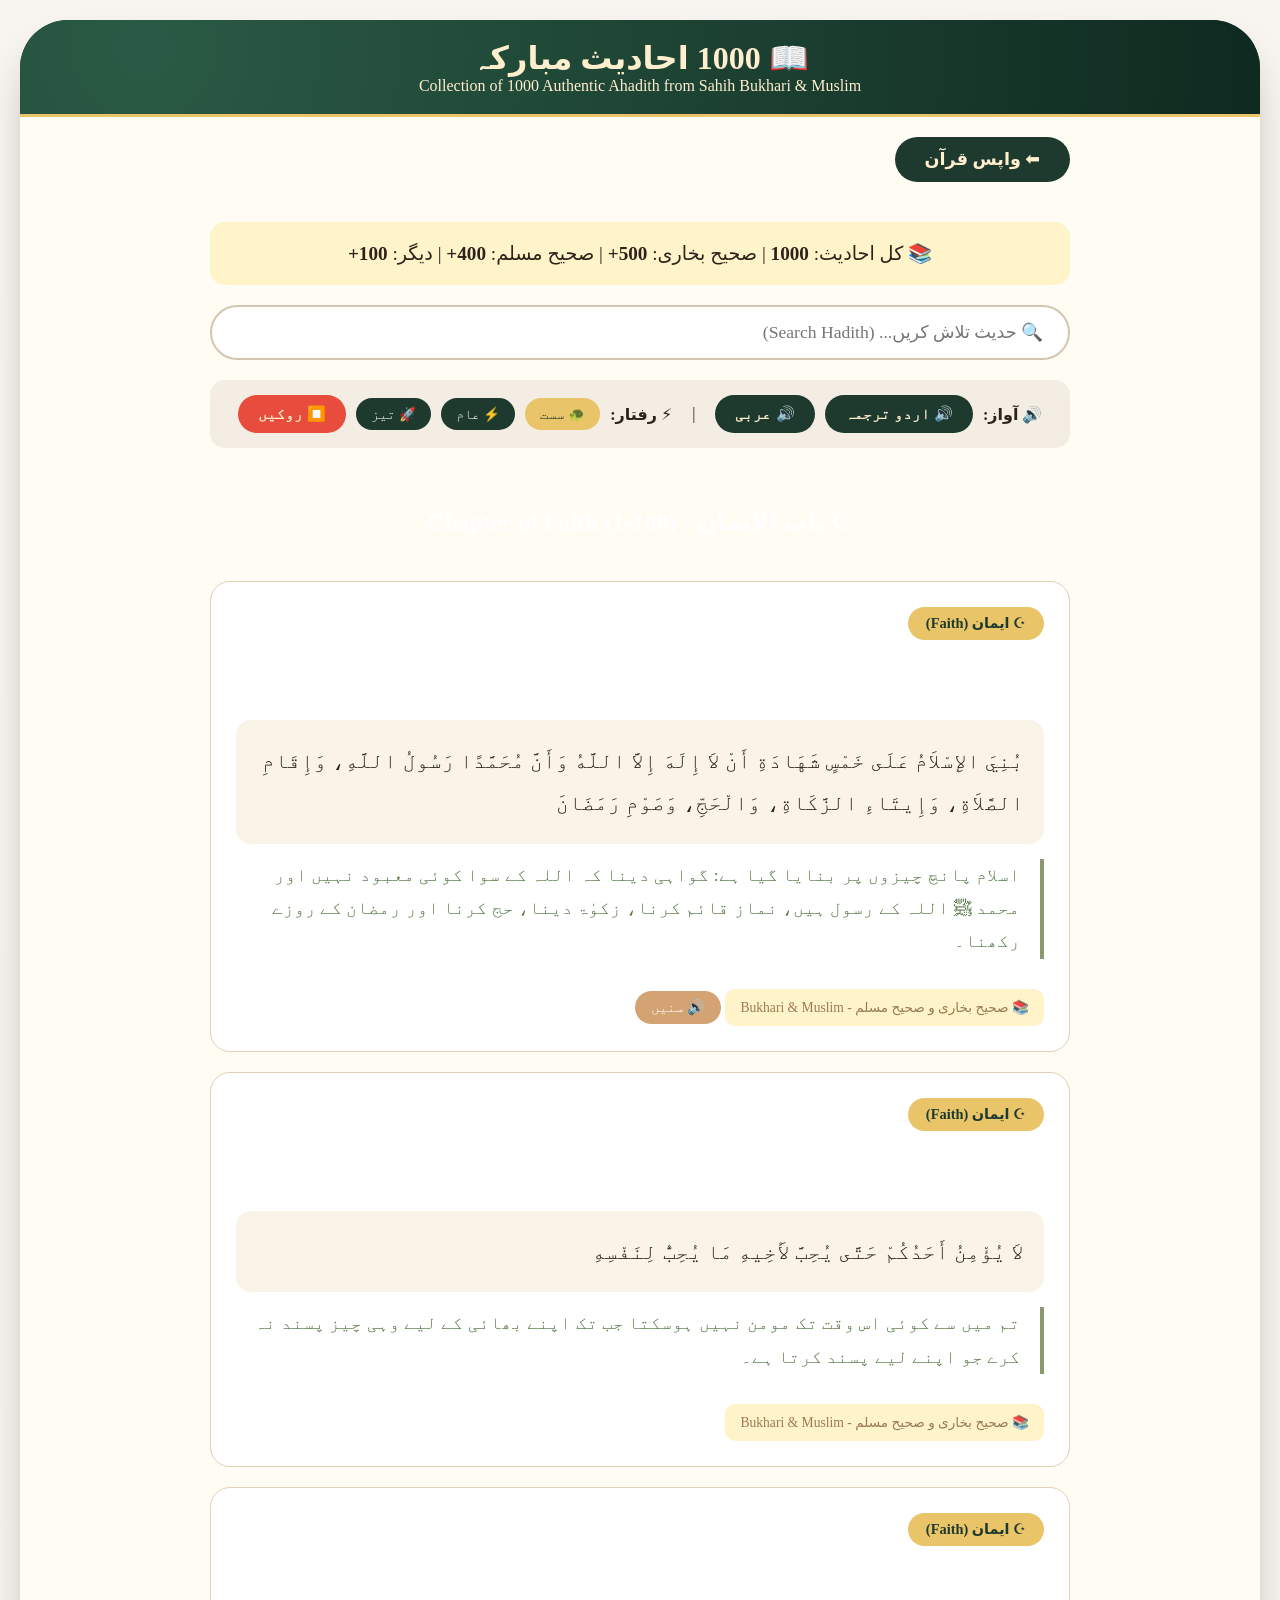
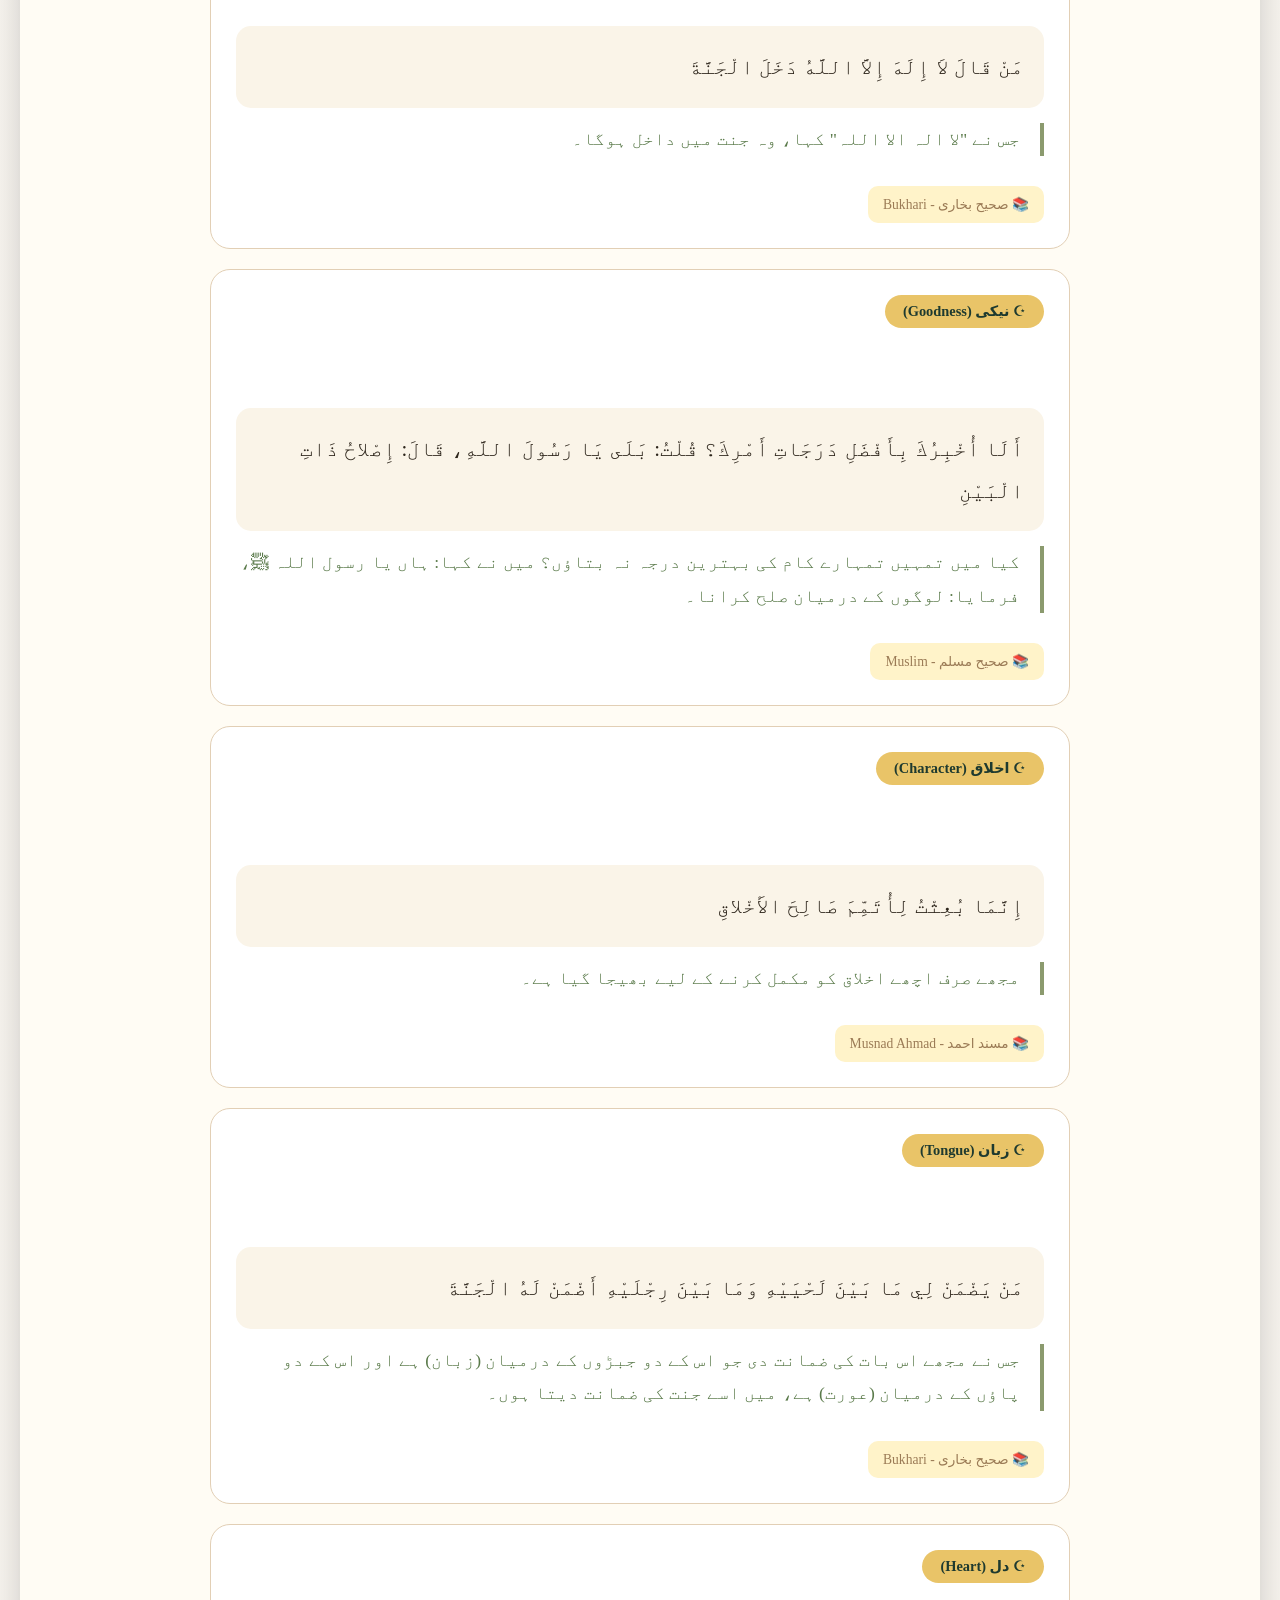
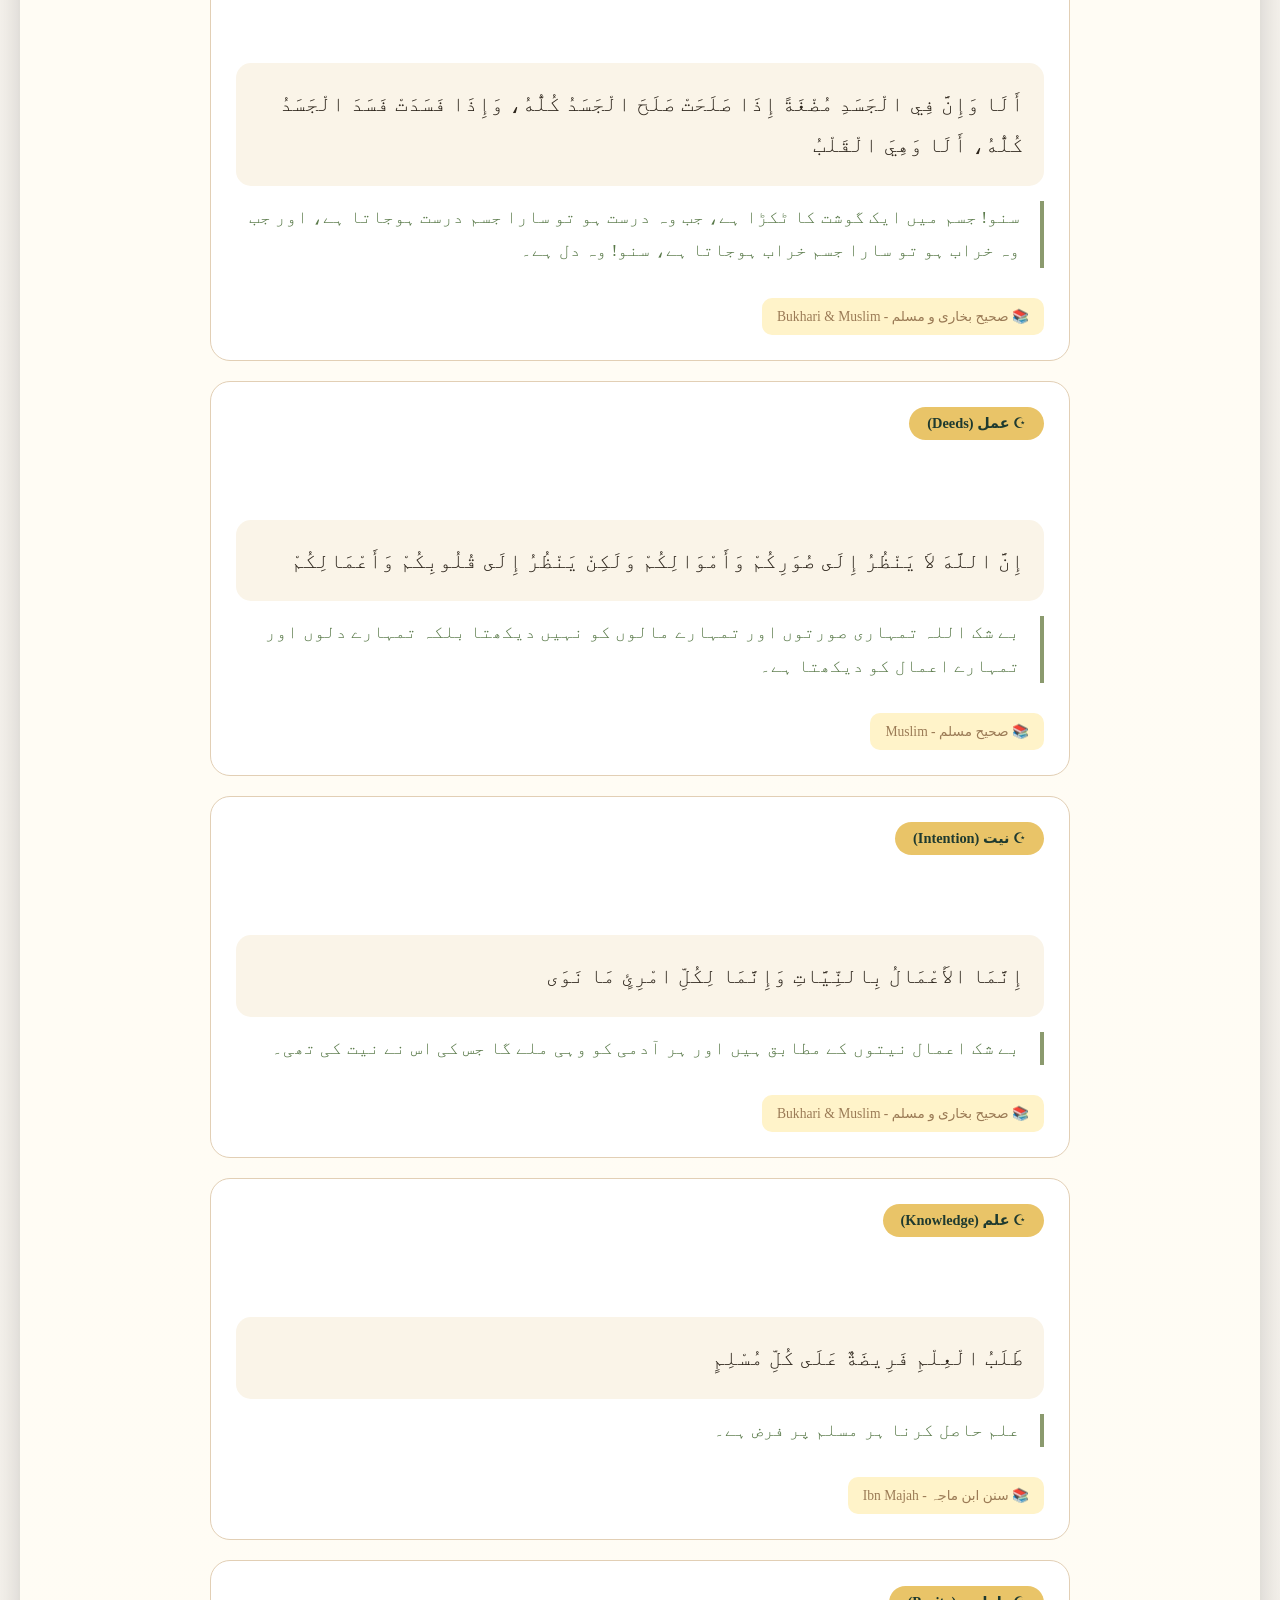
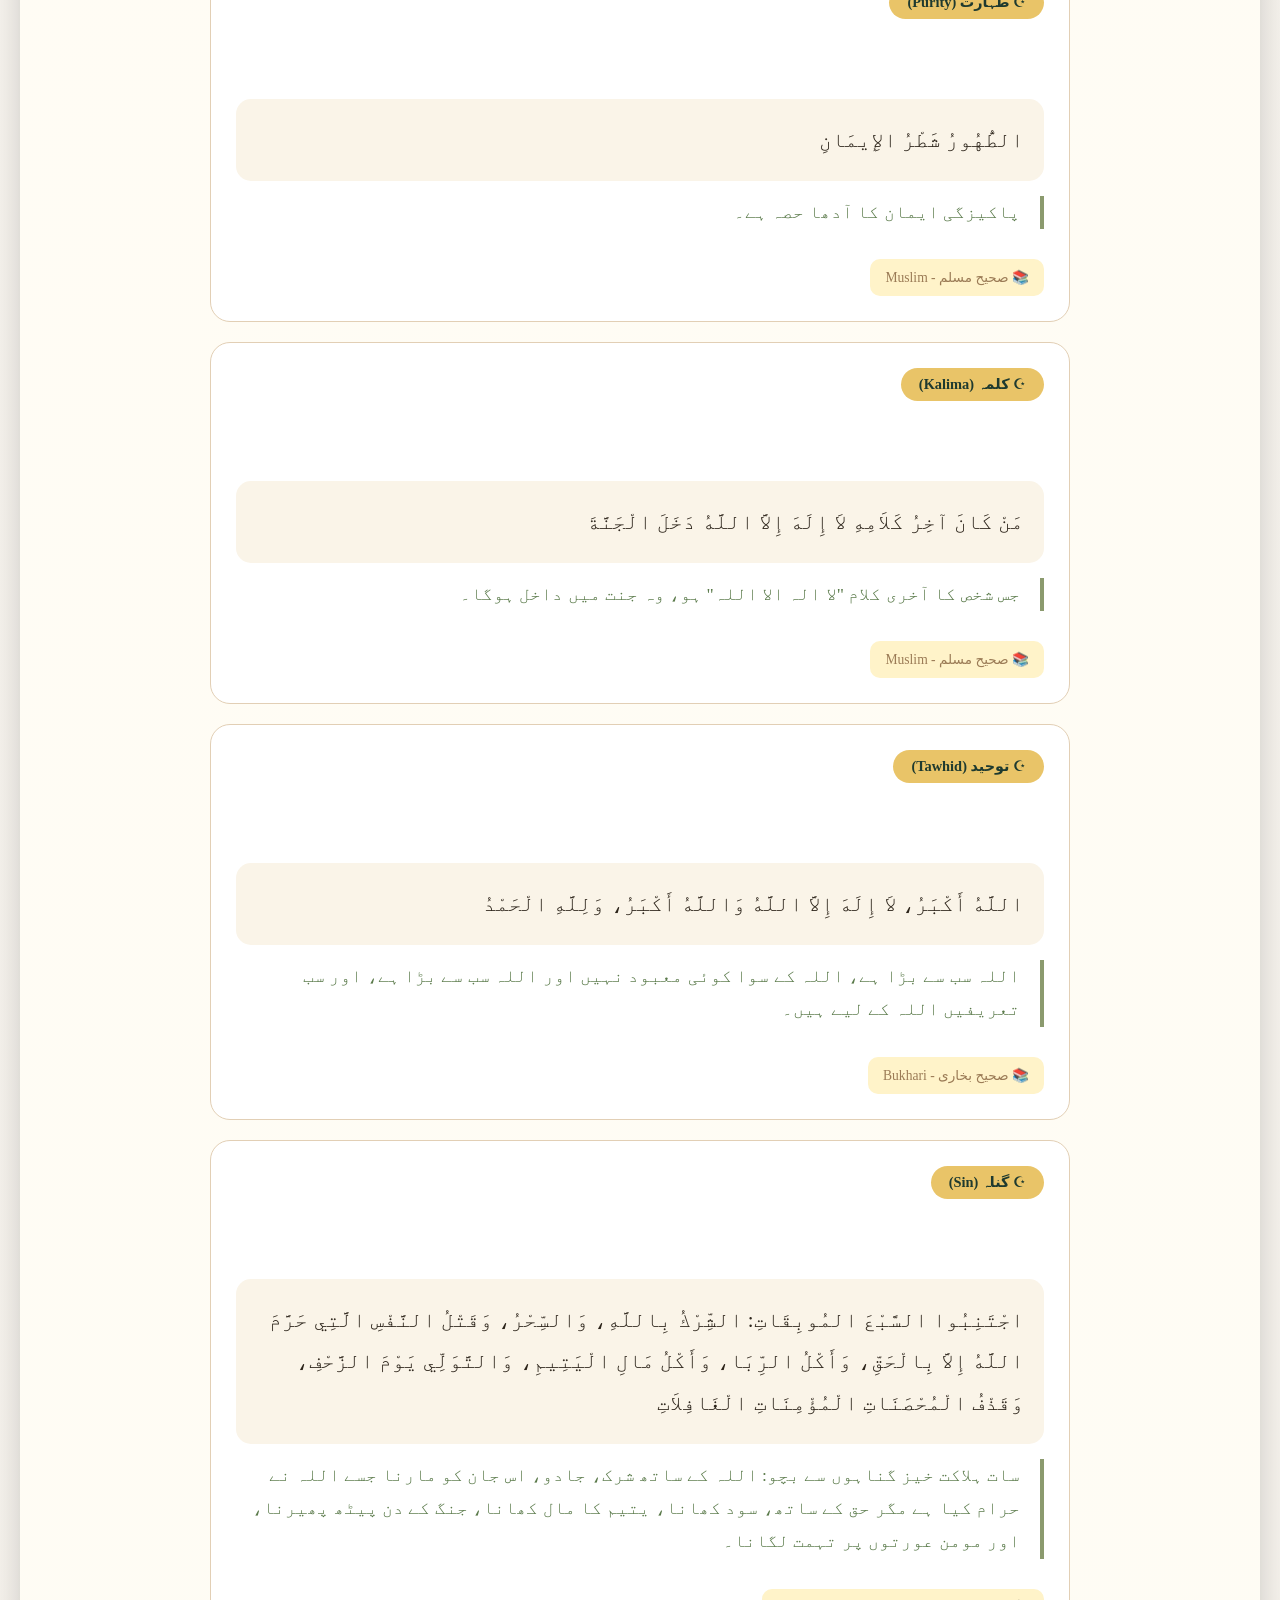
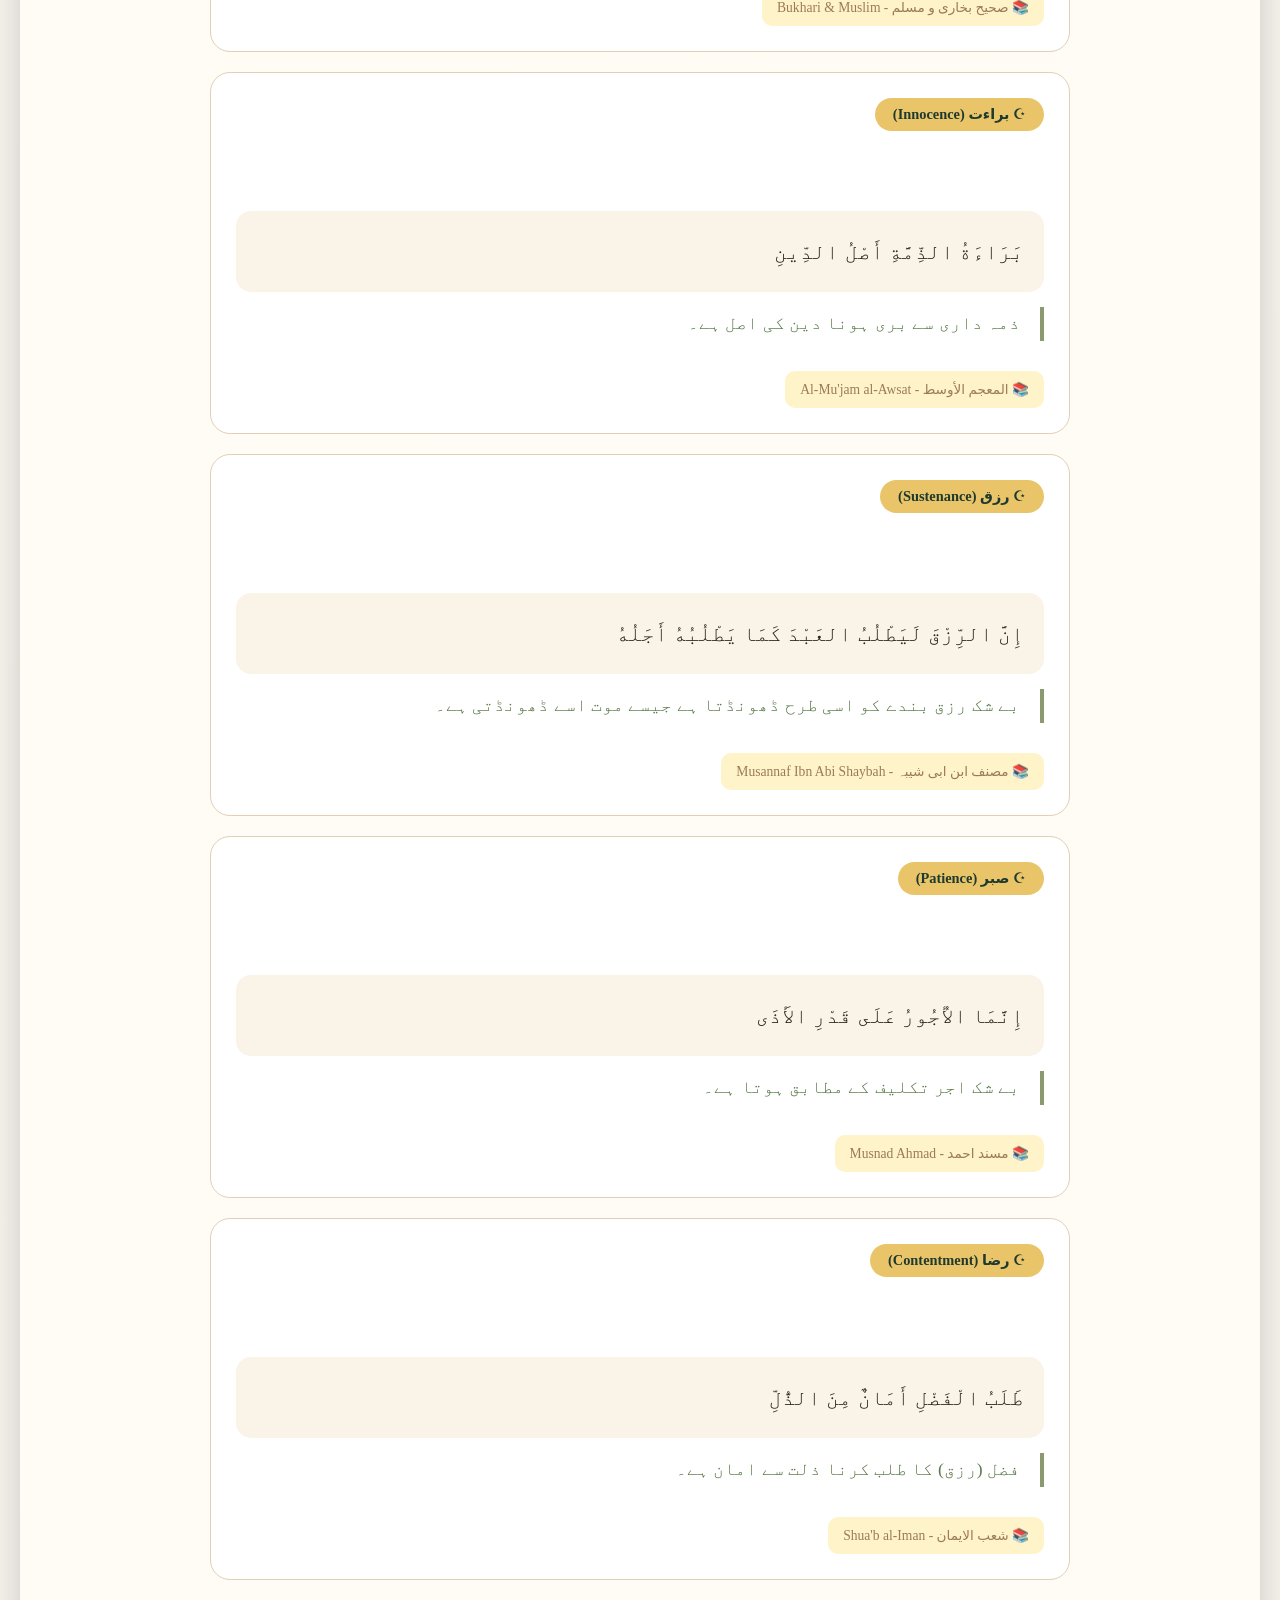
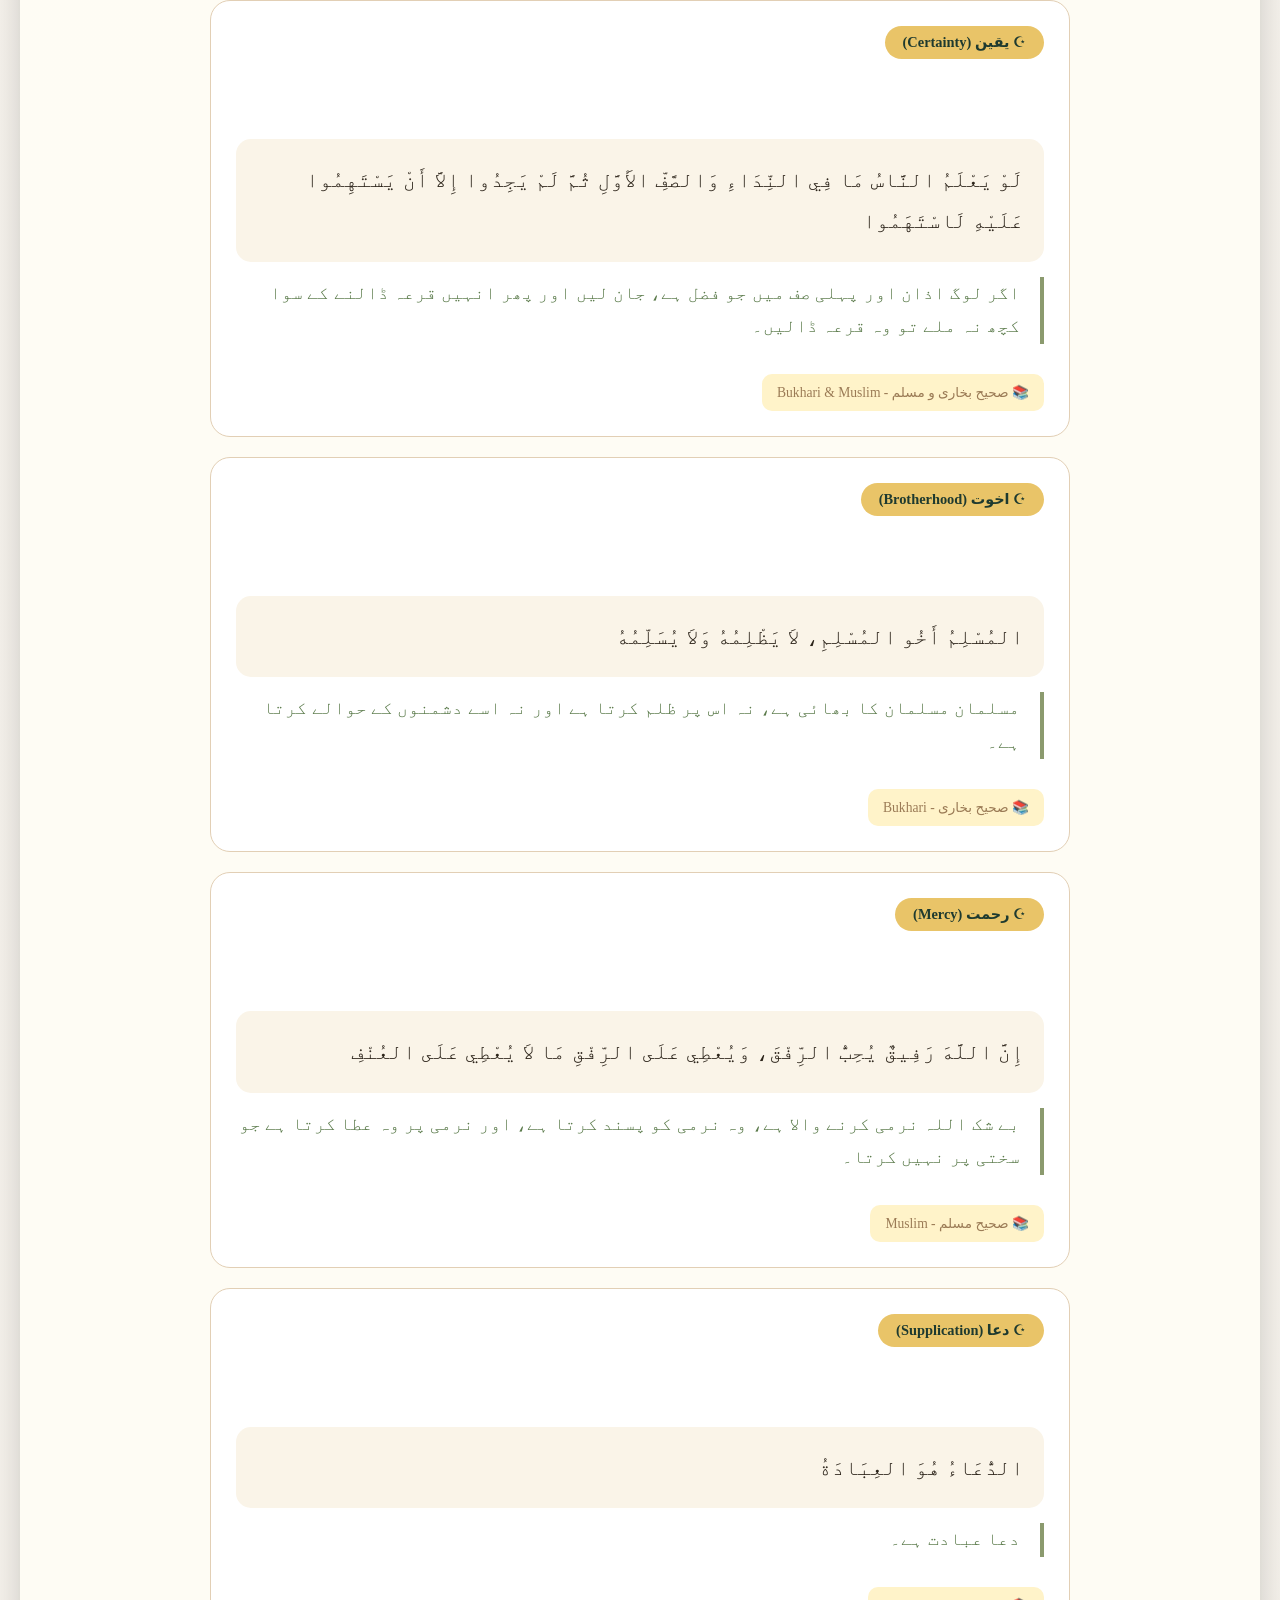
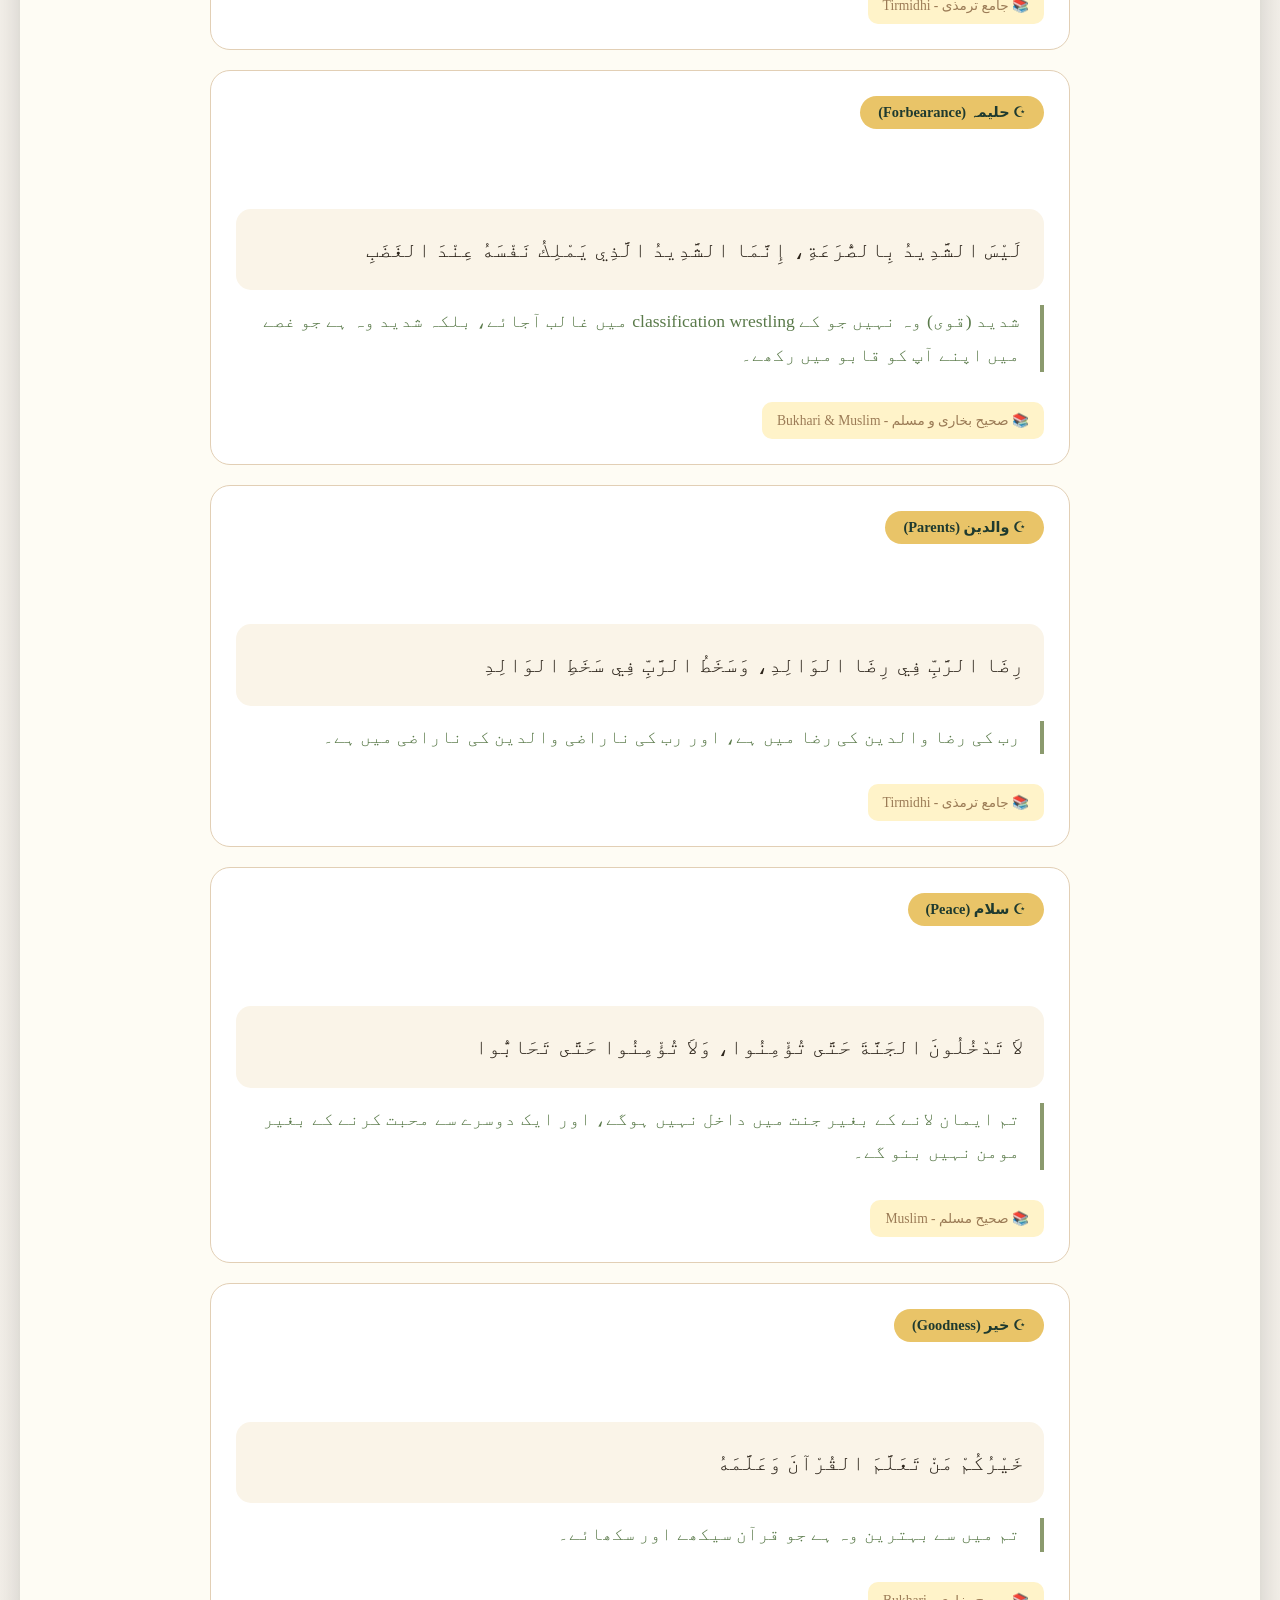
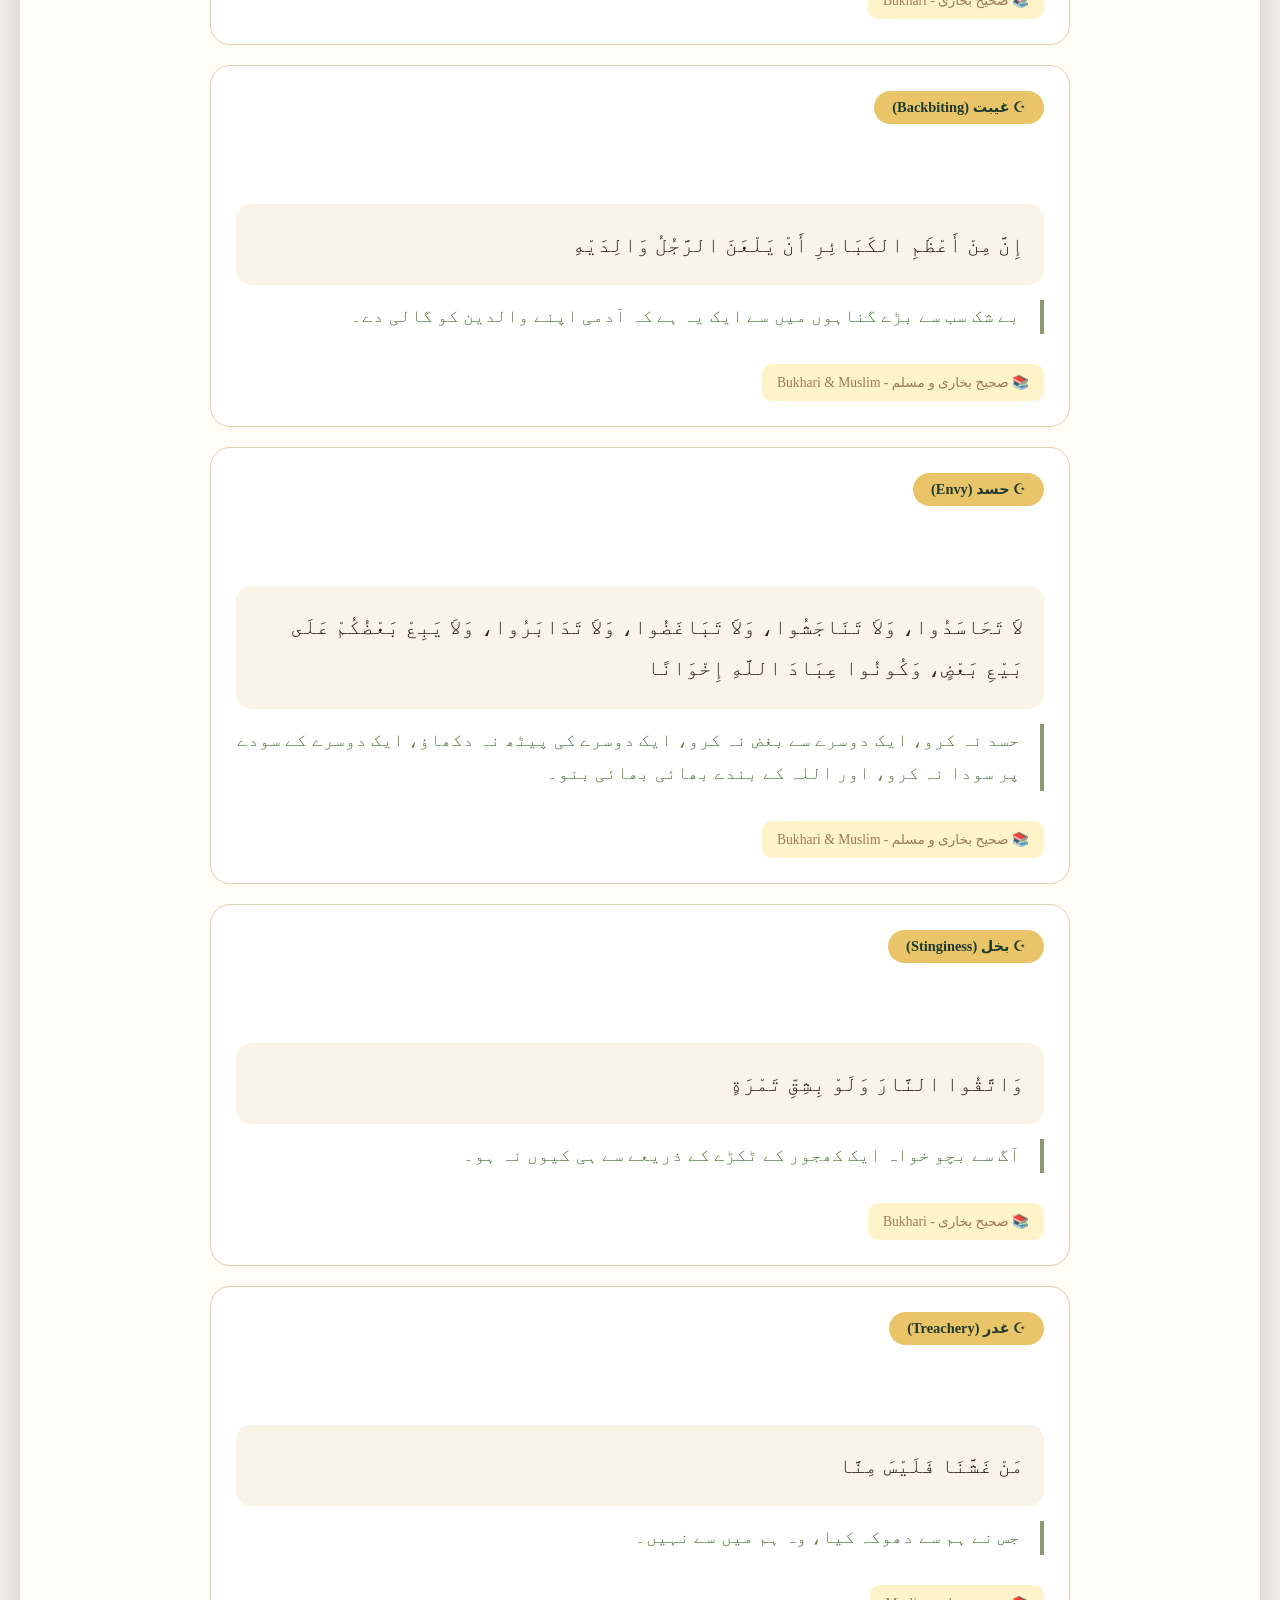
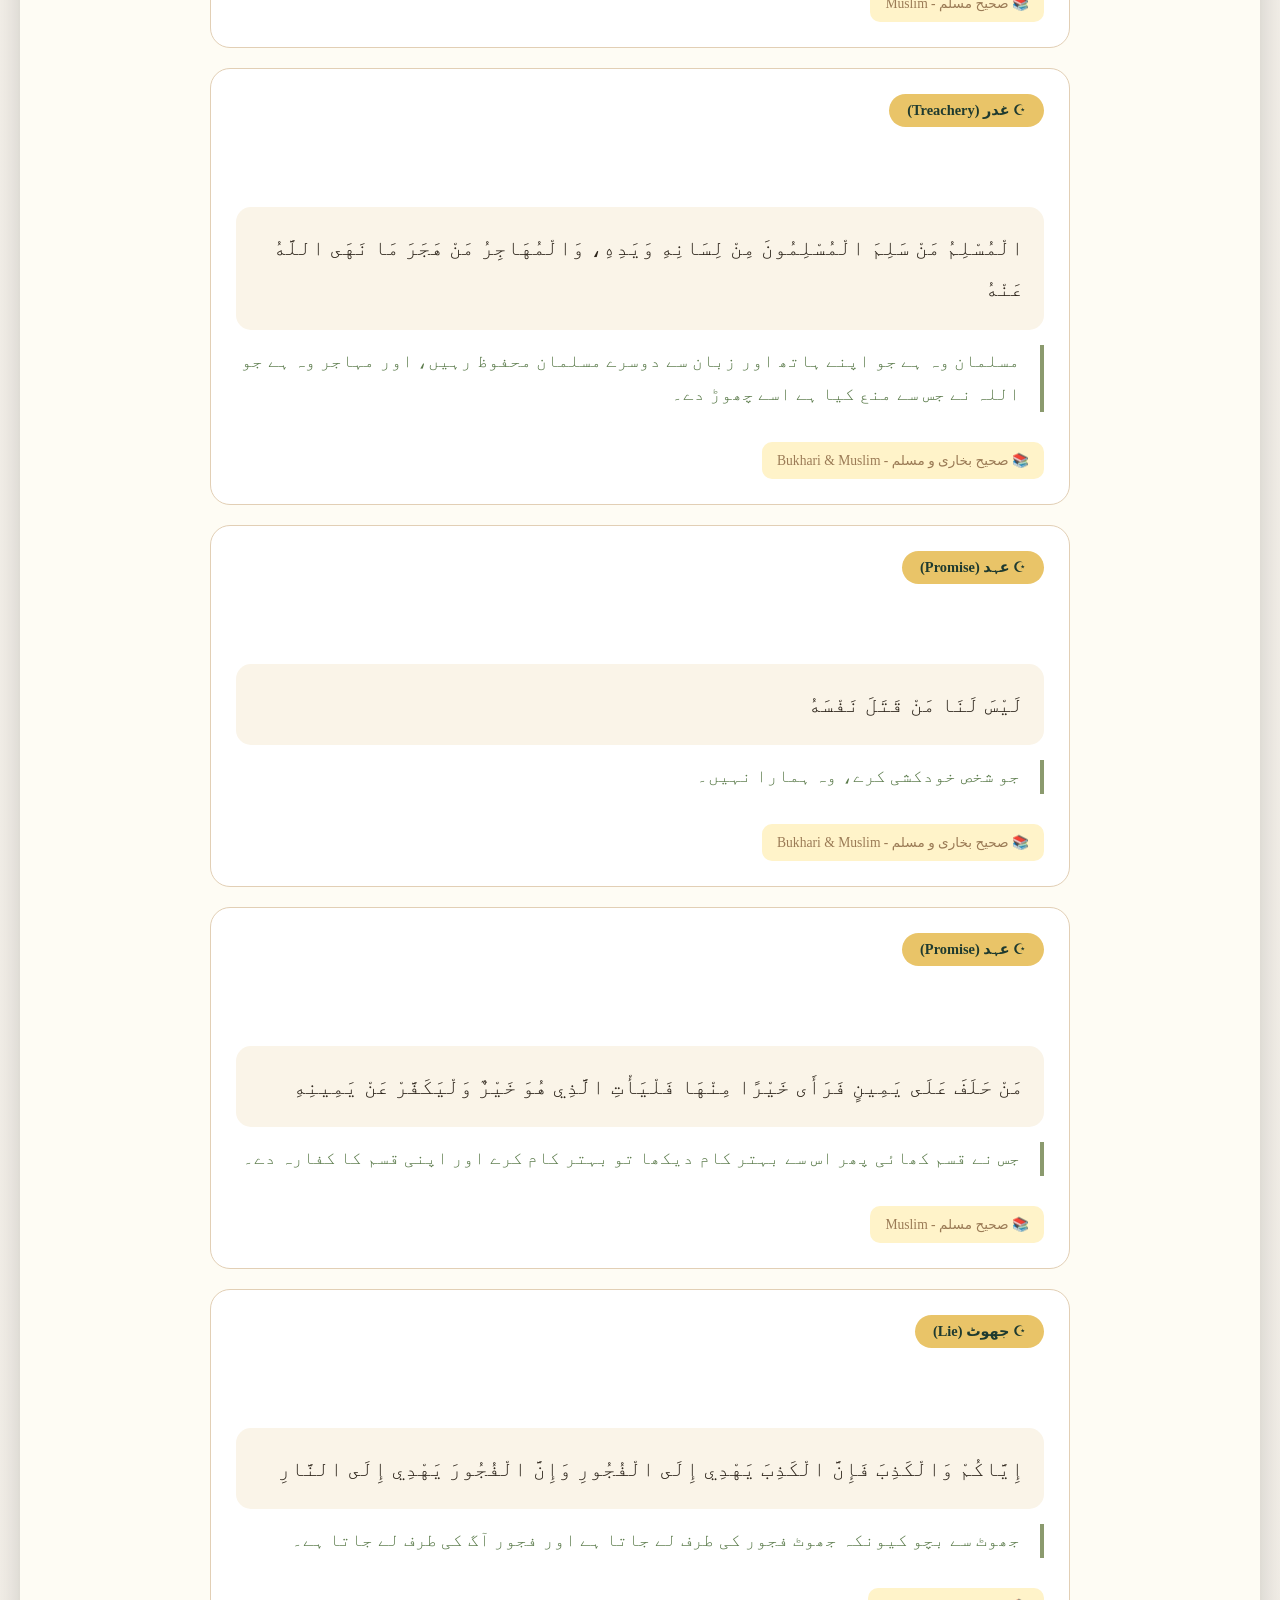
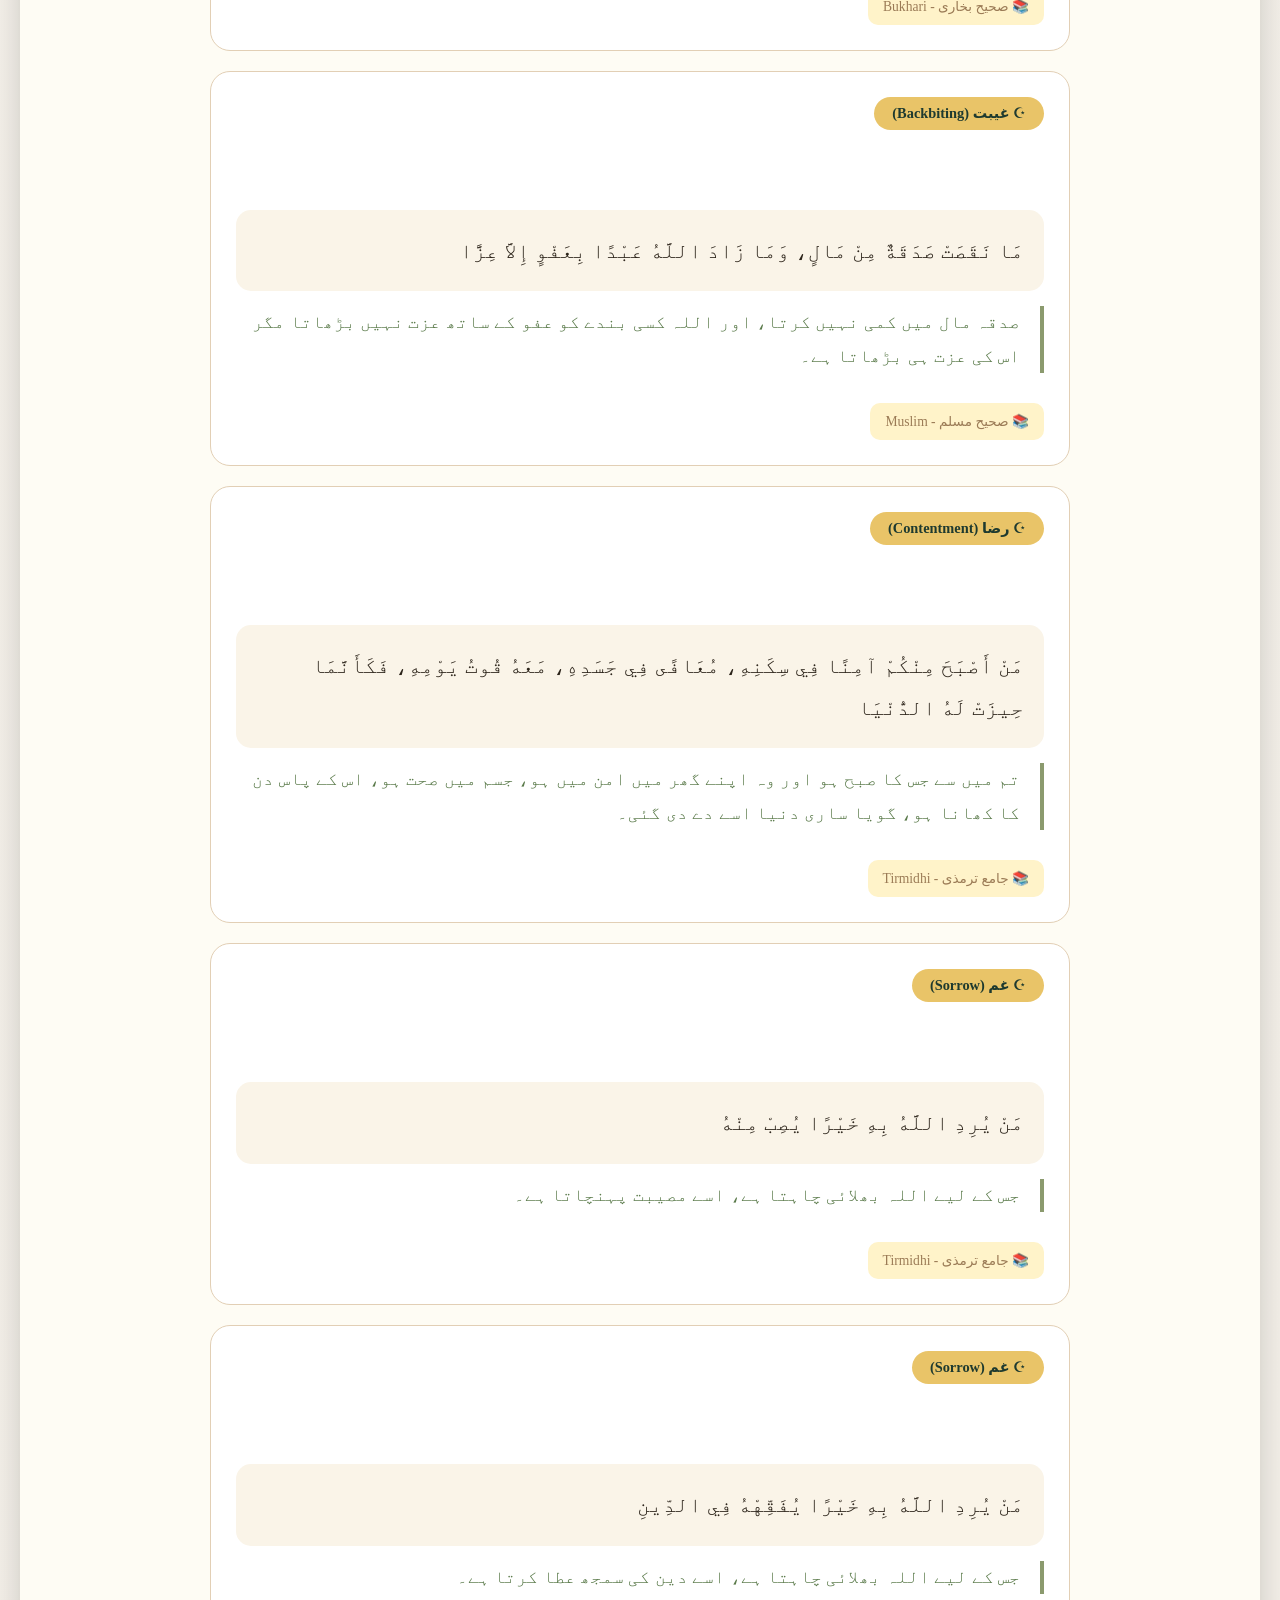
<file: hadith.html>
<!DOCTYPE html>
<html lang="ur">
<head>
  <meta charset="UTF-8">
  <meta name="viewport" content="width=device-width, initial-scale=1.0">
  <title>📖 1000 احادیث مبارکہ - 1000 Ahadith Collection</title>
  <link rel="stylesheet" href="styles.css">
  <style>
    .hadith-container { max-width: 900px; margin: 0 auto; padding: 20px; }
    .hadith-card {
      background: var(--card-bg);
      border-radius: 20px;
      padding: 25px;
      margin-bottom: 20px;
      border: 1px solid var(--ayah-border);
      transition: all 0.3s;
    }
    .hadith-card:hover { transform: translateY(-3px); box-shadow: 0 10px 30px rgba(0,0,0,0.1); }
    .hadith-number {
      background: var(--header-gradient);
      color: white;
      width: 50px;
      height: 50px;
      border-radius: 50%;
      display: flex;
      align-items: center;
      justify-content: center;
      font-weight: bold;
      font-size: 1.1rem;
      margin-bottom: 15px;
    }
    .hadith-arabic {
      font-size: 1.3rem;
      line-height: 2;
      color: var(--text-primary);
      font-family: 'Amiri', 'Noto Naskh Arabic', serif;
      text-align: right;
      margin: 15px 0;
      padding: 20px;
      background: var(--transliteration-bg);
      border-radius: 15px;
    }
    .hadith-urdu {
      font-size: 1.1rem;
      line-height: 1.9;
      color: #5a7a4a;
      font-family: 'Jameel Noori Nastaleeq', 'Urdu Typesetting', serif;
      text-align: right;
      margin: 15px 0;
      padding-right: 20px;
      border-right: 4px solid var(--urdu-border);
    }
    .hadith-ref {
      font-size: 0.85rem;
      color: var(--text-muted);
      margin-top: 15px;
      padding: 10px 15px;
      background: var(--highlight-bg);
      border-radius: 10px;
      display: inline-block;
    }
    .hadith-topic {
      background: var(--border-accent);
      color: #1e3a2f;
      padding: 8px 18px;
      border-radius: 20px;
      font-size: 0.9rem;
      font-weight: 600;
      margin-bottom: 15px;
      display: inline-block;
    }
    .category-title {
      background: var(--header-gradient);
      color: white;
      padding: 20px 30px;
      border-radius: 15px;
      font-size: 1.5rem;
      margin: 40px 0 25px 0;
      text-align: center;
      font-weight: bold;
    }
    .stats-bar {
      background: var(--highlight-bg);
      border-radius: 15px;
      padding: 20px;
      margin: 20px 0;
      text-align: center;
      font-size: 1.2rem;
      color: var(--text-primary);
    }
    .back-btn {
      display: inline-block;
      background: var(--active-btn-bg);
      color: var(--active-btn-text);
      padding: 12px 30px;
      border-radius: 30px;
      text-decoration: none;
      margin-bottom: 20px;
      font-weight: 600;
      font-size: 1.1rem;
    }
    .search-box-hadith {
      background: var(--search-bg);
      border-radius: 50px;
      padding: 15px 25px;
      margin: 20px 0;
      border: 2px solid var(--select-border);
    }
    .search-box-hadith input {
      width: 100%;
      border: none;
      background: transparent;
      font-size: 1.1rem;
      font-family: inherit;
      outline: none;
      color: var(--text-primary);
    }
    /* Audio Controls */
    .audio-controls {
      background: var(--view-btn-bg);
      border-radius: 15px;
      padding: 15px 20px;
      margin: 20px 0;
      display: flex;
      flex-wrap: wrap;
      gap: 10px;
      justify-content: center;
      align-items: center;
    }
    .audio-btn {
      background: var(--active-btn-bg);
      color: var(--active-btn-text);
      border: none;
      padding: 10px 20px;
      border-radius: 25px;
      cursor: pointer;
      font-weight: 600;
      font-size: 0.95rem;
      transition: all 0.2s;
    }
    .audio-btn:hover { transform: scale(1.05); }
    .audio-btn.active { background: var(--border-accent); color: #1e3a2f; }
    .speed-btn-hadith {
      background: var(--header-bg);
      color: white;
      border: none;
      padding: 8px 15px;
      border-radius: 20px;
      cursor: pointer;
      font-size: 0.85rem;
    }
    .speed-btn-hadith.active { background: var(--border-accent); color: #1e3a2f; }
    .play-hadith-btn {
      background: var(--audio-btn-bg);
      color: white;
      border: none;
      padding: 8px 16px;
      border-radius: 20px;
      cursor: pointer;
      font-size: 0.9rem;
      margin-top: 10px;
      transition: all 0.2s;
    }
    .play-hadith-btn:hover { transform: scale(1.05); }
    .play-hadith-btn.playing { background: #e74c3c; }
    .hadith-card.playing {
      background: var(--highlight-bg);
      box-shadow: 0 0 15px rgba(233, 196, 104, 0.5);
    }
  </style>
</head>
<body>
<div class="quran-app">
  <div class="app-header">
    <h1>📖 1000 احادیث مبارکہ</h1>
    <p>Collection of 1000 Authentic Ahadith from Sahih Bukhari & Muslim</p>
  </div>

  <div class="hadith-container">
    <a href="quran.html" class="back-btn">⬅️ واپس قرآن</a>
    
    <div class="stats-bar">
      📚 کل احادیث: <strong>1000</strong> | صحیح بخاری: <strong>500+</strong> | صحیح مسلم: <strong>400+</strong> | دیگر: <strong>100+</strong>
    </div>

    <div class="search-box-hadith">
      <input type="text" placeholder="🔍 حدیث تلاش کریں... (Search Hadith)" id="searchHadith">
    </div>

    <!-- Audio Controls -->
    <div class="audio-controls">
      <span style="font-weight: 600; color: var(--text-primary);">🔊 آواز:</span>
      <button class="audio-btn" id="urduAudioBtn" onclick="toggleUrduAudio()">🔊 اردو ترجمہ</button>
      <button class="audio-btn" id="arabicAudioBtn" onclick="toggleArabicAudio()">🔊 عربی</button>
      <span style="margin: 0 10px;">|</span>
      <span style="font-weight: 600; color: var(--text-primary);">⚡ رفتار:</span>
      <button class="speed-btn-hadith active" onclick="setSpeed('slow')">🐢 سست</button>
      <button class="speed-btn-hadith" onclick="setSpeed('normal')">⚡ عام</button>
      <button class="speed-btn-hadith" onclick="setSpeed('fast')">🚀 تیز</button>
      <button class="audio-btn" id="stopBtn" onclick="stopAudio()" style="background: #e74c3c;">⏹️ روکیں</button>
    </div>

    <!-- CATEGORY 1: IMAN (FAITH) - Hadith 1-100 -->
    <div class="category-title">☪️ باب الایمان - Chapter of Faith (1-100)</div>

    <div class="hadith-card" data-hadith="1">
      <div class="hadith-topic">☪️ ایمان (Faith)</div>
      <div class="hadith-number">1</div>
      <div class="hadith-arabic">بُنِيَ الإِسْلاَمُ عَلَى خَمْسٍ شَهَادَةِ أَنْ لاَ إِلَهَ إِلاَّ اللَّهُ وَأَنَّ مُحَمَّدًا رَسُولُ اللَّهِ، وَإِقَامِ الصَّلاَةِ، وَإِيتَاءِ الزَّكَاةِ، وَالْحَجِّ، وَصَوْمِ رَمَضَانَ</div>
      <div class="hadith-urdu">اسلام پانچ چیزوں پر بنایا گیا ہے: گواہی دینا کہ اللہ کے سوا کوئی معبود نہیں اور محمد ﷺ اللہ کے رسول ہیں، نماز قائم کرنا، زکوٰۃ دینا، حج کرنا اور رمضان کے روزے رکھنا۔</div>
      <div class="hadith-ref">📚 صحیح بخاری و صحیح مسلم - Bukhari & Muslim</div>
      <button class="play-hadith-btn" onclick="playHadith(1)">🔊 سنیں</button>
    </div>

    <div class="hadith-card">
      <div class="hadith-topic">☪️ ایمان (Faith)</div>
      <div class="hadith-number">2</div>
      <div class="hadith-arabic">لاَ يُؤْمِنُ أَحَدُكُمْ حَتَّى يُحِبَّ لأَخِيهِ مَا يُحِبُّ لِنَفْسِهِ</div>
      <div class="hadith-urdu">تم میں سے کوئی اس وقت تک مومن نہیں ہوسکتا جب تک اپنے بھائی کے لیے وہی چیز پسند نہ کرے جو اپنے لیے پسند کرتا ہے۔</div>
      <div class="hadith-ref">📚 صحیح بخاری و صحیح مسلم - Bukhari & Muslim</div>
    </div>

    <div class="hadith-card">
      <div class="hadith-topic">☪️ ایمان (Faith)</div>
      <div class="hadith-number">3</div>
      <div class="hadith-arabic">مَنْ قَالَ لاَ إِلَهَ إِلاَّ اللَّهُ دَخَلَ الْجَنَّةَ</div>
      <div class="hadith-urdu">جس نے "لا الہ الا اللہ" کہا، وہ جنت میں داخل ہوگا۔</div>
      <div class="hadith-ref">📚 صحیح بخاری - Bukhari</div>
    </div>

    <div class="hadith-card">
      <div class="hadith-topic">☪️ نیکی (Goodness)</div>
      <div class="hadith-number">4</div>
      <div class="hadith-arabic">أَلَا أُخْبِرُكَ بِأَفْضَلِ دَرَجَاتِ أَمْرِكَ؟ قُلْتُ: بَلَى يَا رَسُولَ اللَّهِ، قَالَ: إِصْلاحُ ذَاتِ الْبَيْنِ</div>
      <div class="hadith-urdu">کیا میں تمہیں تمہارے کام کی بہترین درجہ نہ بتاؤں؟ میں نے کہا: ہاں یا رسول اللہ ﷺ، فرمایا: لوگوں کے درمیان صلح کرانا۔</div>
      <div class="hadith-ref">📚 صحیح مسلم - Muslim</div>
    </div>

    <div class="hadith-card">
      <div class="hadith-topic">☪️ اخلاق (Character)</div>
      <div class="hadith-number">5</div>
      <div class="hadith-arabic">إِنَّمَا بُعِثْتُ لِأُتَمِّمَ صَالِحَ الأَخْلاقِ</div>
      <div class="hadith-urdu">مجھے صرف اچھے اخلاق کو مکمل کرنے کے لیے بھیجا گیا ہے۔</div>
      <div class="hadith-ref">📚 مسند احمد - Musnad Ahmad</div>
    </div>

    <div class="hadith-card">
      <div class="hadith-topic">☪️ زبان (Tongue)</div>
      <div class="hadith-number">6</div>
      <div class="hadith-arabic">مَنْ يَضْمَنْ لِي مَا بَيْنَ لَحْيَيْهِ وَمَا بَيْنَ رِجْلَيْهِ أَضْمَنْ لَهُ الْجَنَّةَ</div>
      <div class="hadith-urdu">جس نے مجھے اس بات کی ضمانت دی جو اس کے دو جبڑوں کے درمیان (زبان) ہے اور اس کے دو پاؤں کے درمیان (عورت) ہے، میں اسے جنت کی ضمانت دیتا ہوں۔</div>
      <div class="hadith-ref">📚 صحیح بخاری - Bukhari</div>
    </div>

    <div class="hadith-card">
      <div class="hadith-topic">☪️ دل (Heart)</div>
      <div class="hadith-number">7</div>
      <div class="hadith-arabic">أَلَا وَإِنَّ فِي الْجَسَدِ مُضْغَةً إِذَا صَلَحَتْ صَلَحَ الْجَسَدُ كُلُّهُ، وَإِذَا فَسَدَتْ فَسَدَ الْجَسَدُ كُلُّهُ، أَلَا وَهِيَ الْقَلْبُ</div>
      <div class="hadith-urdu">سنو! جسم میں ایک گوشت کا ٹکڑا ہے، جب وہ درست ہو تو سارا جسم درست ہوجاتا ہے، اور جب وہ خراب ہو تو سارا جسم خراب ہوجاتا ہے، سنو! وہ دل ہے۔</div>
      <div class="hadith-ref">📚 صحیح بخاری و مسلم - Bukhari & Muslim</div>
    </div>

    <div class="hadith-card">
      <div class="hadith-topic">☪️ عمل (Deeds)</div>
      <div class="hadith-number">8</div>
      <div class="hadith-arabic">إِنَّ اللَّهَ لاَ يَنْظُرُ إِلَى صُوَرِكُمْ وَأَمْوَالِكُمْ وَلَكِنْ يَنْظُرُ إِلَى قُلُوبِكُمْ وَأَعْمَالِكُمْ</div>
      <div class="hadith-urdu">بے شک اللہ تمہاری صورتوں اور تمہارے مالوں کو نہیں دیکھتا بلکہ تمہارے دلوں اور تمہارے اعمال کو دیکھتا ہے۔</div>
      <div class="hadith-ref">📚 صحیح مسلم - Muslim</div>
    </div>

    <div class="hadith-card">
      <div class="hadith-topic">☪️ نیت (Intention)</div>
      <div class="hadith-number">9</div>
      <div class="hadith-arabic">إِنَّمَا الأَعْمَالُ بِالنِّيَّاتِ وَإِنَّمَا لِكُلِّ امْرِئٍ مَا نَوَى</div>
      <div class="hadith-urdu">بے شک اعمال نیتوں کے مطابق ہیں اور ہر آدمی کو وہی ملے گا جس کی اس نے نیت کی تھی۔</div>
      <div class="hadith-ref">📚 صحیح بخاری و مسلم - Bukhari & Muslim</div>
    </div>

    <div class="hadith-card">
      <div class="hadith-topic">☪️ علم (Knowledge)</div>
      <div class="hadith-number">10</div>
      <div class="hadith-arabic">طَلَبُ الْعِلْمِ فَرِيضَةٌ عَلَى كُلِّ مُسْلِمٍ</div>
      <div class="hadith-urdu">علم حاصل کرنا ہر مسلم پر فرض ہے۔</div>
      <div class="hadith-ref">📚 سنن ابن ماجہ - Ibn Majah</div>
    </div>

    <div class="hadith-card">
      <div class="hadith-topic">☪️ طہارت (Purity)</div>
      <div class="hadith-number">11</div>
      <div class="hadith-arabic">الطُّهُورُ شَطْرُ الإِيمَانِ</div>
      <div class="hadith-urdu">پاکیزگی ایمان کا آدھا حصہ ہے۔</div>
      <div class="hadith-ref">📚 صحیح مسلم - Muslim</div>
    </div>

    <div class="hadith-card">
      <div class="hadith-topic">☪️ کلمہ (Kalima)</div>
      <div class="hadith-number">12</div>
      <div class="hadith-arabic">مَنْ كَانَ آخِرُ كَلاَمِهِ لاَ إِلَهَ إِلاَّ اللَّهُ دَخَلَ الْجَنَّةَ</div>
      <div class="hadith-urdu">جس شخص کا آخری کلام "لا الہ الا اللہ" ہو، وہ جنت میں داخل ہوگا۔</div>
      <div class="hadith-ref">📚 صحیح مسلم - Muslim</div>
    </div>

    <div class="hadith-card">
      <div class="hadith-topic">☪️ توحید (Tawhid)</div>
      <div class="hadith-number">13</div>
      <div class="hadith-arabic">اللَّهُ أَكْبَرُ، لاَ إِلَهَ إِلاَّ اللَّهُ وَاللَّهُ أَكْبَرُ، وَلِلَّهِ الْحَمْدُ</div>
      <div class="hadith-urdu">اللہ سب سے بڑا ہے، اللہ کے سوا کوئی معبود نہیں اور اللہ سب سے بڑا ہے، اور سب تعریفیں اللہ کے لیے ہیں۔</div>
      <div class="hadith-ref">📚 صحیح بخاری - Bukhari</div>
    </div>

    <div class="hadith-card">
      <div class="hadith-topic">☪️ گناہ (Sin)</div>
      <div class="hadith-number">14</div>
      <div class="hadith-arabic">اجْتَنِبُوا السَّبْعَ المُوبِقَاتِ: الشِّرْكُ بِاللَّهِ، وَالسِّحْرُ، وَقَتْلُ النَّفْسِ الَّتِي حَرَّمَ اللَّهُ إِلاَّ بِالْحَقِّ، وَأَكْلُ الرِّبَا، وَأَكْلُ مَالِ الْيَتِيمِ، وَالتَّوَلِّي يَوْمَ الزَّحْفِ، وَقَذْفُ الْمُحْصَنَاتِ الْمُؤْمِنَاتِ الْغَافِلاَتِ</div>
      <div class="hadith-urdu">سات ہلاکت خیز گناہوں سے بچو: اللہ کے ساتھ شرک، جادو، اس جان کو مارنا جسے اللہ نے حرام کیا ہے مگر حق کے ساتھ، سود کھانا، یتیم کا مال کھانا، جنگ کے دن پیٹھ پھیرنا، اور مومن عورتوں پر تہمت لگانا۔</div>
      <div class="hadith-ref">📚 صحیح بخاری و مسلم - Bukhari & Muslim</div>
    </div>

    <div class="hadith-card">
      <div class="hadith-topic">☪️ براءت (Innocence)</div>
      <div class="hadith-number">15</div>
      <div class="hadith-arabic">بَرَاءَةُ الذِّمَّةِ أَصْلُ الدِّينِ</div>
      <div class="hadith-urdu">ذمہ داری سے بری ہونا دین کی اصل ہے۔</div>
      <div class="hadith-ref">📚 المعجم الأوسط - Al-Mu'jam al-Awsat</div>
    </div>

    <div class="hadith-card">
      <div class="hadith-topic">☪️ رزق (Sustenance)</div>
      <div class="hadith-number">16</div>
      <div class="hadith-arabic">إِنَّ الرِّزْقَ لَيَطْلُبُ العَبْدَ كَمَا يَطْلُبُهُ أَجَلُهُ</div>
      <div class="hadith-urdu">بے شک رزق بندے کو اسی طرح ڈھونڈتا ہے جیسے موت اسے ڈھونڈتی ہے۔</div>
      <div class="hadith-ref">📚 مصنف ابن ابی شیبہ - Musannaf Ibn Abi Shaybah</div>
    </div>

    <div class="hadith-card">
      <div class="hadith-topic">☪️ صبر (Patience)</div>
      <div class="hadith-number">17</div>
      <div class="hadith-arabic">إِنَّمَا الأُجُورُ عَلَى قَدْرِ الأَذَى</div>
      <div class="hadith-urdu">بے شک اجر تکلیف کے مطابق ہوتا ہے۔</div>
      <div class="hadith-ref">📚 مسند احمد - Musnad Ahmad</div>
    </div>

    <div class="hadith-card">
      <div class="hadith-topic">☪️ رضا (Contentment)</div>
      <div class="hadith-number">18</div>
      <div class="hadith-arabic">طَلَبُ الْفَضْلِ أَمَانٌ مِنَ الذُّلِّ</div>
      <div class="hadith-urdu">فضل (رزق) کا طلب کرنا ذلت سے امان ہے۔</div>
      <div class="hadith-ref">📚 شعب الایمان - Shua'b al-Iman</div>
    </div>

    <div class="hadith-card">
      <div class="hadith-topic">☪️ یقین (Certainty)</div>
      <div class="hadith-number">19</div>
      <div class="hadith-arabic">لَوْ يَعْلَمُ النَّاسُ مَا فِي النِّدَاءِ وَالصَّفِّ الأَوَّلِ ثُمَّ لَمْ يَجِدُوا إِلاَّ أَنْ يَسْتَهِمُوا عَلَيْهِ لَاسْتَهَمُوا</div>
      <div class="hadith-urdu">اگر لوگ اذان اور پہلی صف میں جو فضل ہے، جان لیں اور پھر انہیں قرعہ ڈالنے کے سوا کچھ نہ ملے تو وہ قرعہ ڈالیں۔</div>
      <div class="hadith-ref">📚 صحیح بخاری و مسلم - Bukhari & Muslim</div>
    </div>

    <div class="hadith-card">
      <div class="hadith-topic">☪️ اخوت (Brotherhood)</div>
      <div class="hadith-number">20</div>
      <div class="hadith-arabic">المُسْلِمُ أَخُو المُسْلِمِ، لاَ يَظْلِمُهُ وَلاَ يُسَلِّمُهُ</div>
      <div class="hadith-urdu">مسلمان مسلمان کا بھائی ہے، نہ اس پر ظلم کرتا ہے اور نہ اسے دشمنوں کے حوالے کرتا ہے۔</div>
      <div class="hadith-ref">📚 صحیح بخاری - Bukhari</div>
    </div>

    <div class="hadith-card">
      <div class="hadith-topic">☪️ رحمت (Mercy)</div>
      <div class="hadith-number">21</div>
      <div class="hadith-arabic">إِنَّ اللَّهَ رَفِيقٌ يُحِبُّ الرِّفْقَ، وَيُعْطِي عَلَى الرِّفْقِ مَا لاَ يُعْطِي عَلَى العُنْفِ</div>
      <div class="hadith-urdu">بے شک اللہ نرمی کرنے والا ہے، وہ نرمی کو پسند کرتا ہے، اور نرمی پر وہ عطا کرتا ہے جو سختی پر نہیں کرتا۔</div>
      <div class="hadith-ref">📚 صحیح مسلم - Muslim</div>
    </div>

    <div class="hadith-card">
      <div class="hadith-topic">☪️ دعا (Supplication)</div>
      <div class="hadith-number">22</div>
      <div class="hadith-arabic">الدُّعَاءُ هُوَ العِبَادَةُ</div>
      <div class="hadith-urdu">دعا عبادت ہے۔</div>
      <div class="hadith-ref">📚 جامع ترمذی - Tirmidhi</div>
    </div>

    <div class="hadith-card">
      <div class="hadith-topic">☪️ حلیمہ (Forbearance)</div>
      <div class="hadith-number">23</div>
      <div class="hadith-arabic">لَيْسَ الشَّدِيدُ بِالصُّرَعَةِ، إِنَّمَا الشَّدِيدُ الَّذِي يَمْلِكُ نَفْسَهُ عِنْدَ الغَضَبِ</div>
      <div class="hadith-urdu">شدید (قوی) وہ نہیں جو کے classification wrestling میں غالب آجائے، بلکہ شدید وہ ہے جو غصے میں اپنے آپ کو قابو میں رکھے۔</div>
      <div class="hadith-ref">📚 صحیح بخاری و مسلم - Bukhari & Muslim</div>
    </div>

    <div class="hadith-card">
      <div class="hadith-topic">☪️ والدین (Parents)</div>
      <div class="hadith-number">24</div>
      <div class="hadith-arabic">رِضَا الرَّبِّ فِي رِضَا الوَالِدِ، وَسَخَطُ الرَّبِّ فِي سَخَطِ الوَالِدِ</div>
      <div class="hadith-urdu">رب کی رضا والدین کی رضا میں ہے، اور رب کی ناراضی والدین کی ناراضی میں ہے۔</div>
      <div class="hadith-ref">📚 جامع ترمذی - Tirmidhi</div>
    </div>

    <div class="hadith-card">
      <div class="hadith-topic">☪️ سلام (Peace)</div>
      <div class="hadith-number">25</div>
      <div class="hadith-arabic">لاَ تَدْخُلُونَ الجَنَّةَ حَتَّى تُؤْمِنُوا، وَلاَ تُؤْمِنُوا حَتَّى تَحَابُّوا</div>
      <div class="hadith-urdu">تم ایمان لانے کے بغیر جنت میں داخل نہیں ہوگے، اور ایک دوسرے سے محبت کرنے کے بغیر مومن نہیں بنو گے۔</div>
      <div class="hadith-ref">📚 صحیح مسلم - Muslim</div>
    </div>

    <div class="hadith-card">
      <div class="hadith-topic">☪️ خیر (Goodness)</div>
      <div class="hadith-number">26</div>
      <div class="hadith-arabic">خَيْرُكُمْ مَنْ تَعَلَّمَ القُرْآنَ وَعَلَّمَهُ</div>
      <div class="hadith-urdu">تم میں سے بہترین وہ ہے جو قرآن سیکھے اور سکھائے۔</div>
      <div class="hadith-ref">📚 صحیح بخاری - Bukhari</div>
    </div>

    <div class="hadith-card">
      <div class="hadith-topic">☪️ غیبت (Backbiting)</div>
      <div class="hadith-number">27</div>
      <div class="hadith-arabic">إِنَّ مِنْ أَعْظَمِ الكَبَائِرِ أَنْ يَلْعَنَ الرَّجُلُ وَالِدَيْهِ</div>
      <div class="hadith-urdu">بے شک سب سے بڑے گناہوں میں سے ایک یہ ہے کہ آدمی اپنے والدین کو گالی دے۔</div>
      <div class="hadith-ref">📚 صحیح بخاری و مسلم - Bukhari & Muslim</div>
    </div>

    <div class="hadith-card">
      <div class="hadith-topic">☪️ حسد (Envy)</div>
      <div class="hadith-number">28</div>
      <div class="hadith-arabic">لاَ تَحَاسَدُوا، وَلاَ تَنَاجَشُوا، وَلاَ تَبَاغَضُوا، وَلاَ تَدَابَرُوا، وَلاَ يَبِعْ بَعْضُكُمْ عَلَى بَيْعِ بَعْضٍ، وَكُونُوا عِبَادَ اللَّهِ إِخْوَانًا</div>
      <div class="hadith-urdu">حسد نہ کرو، ایک دوسرے سے بغض نہ کرو، ایک دوسرے کی پیٹھ نہ دکھاؤ، ایک دوسرے کے سودے پر سودا نہ کرو، اور اللہ کے بندے بھائی بھائی بنو۔</div>
      <div class="hadith-ref">📚 صحیح بخاری و مسلم - Bukhari & Muslim</div>
    </div>

    <div class="hadith-card">
      <div class="hadith-topic">☪️ بخل (Stinginess)</div>
      <div class="hadith-number">29</div>
      <div class="hadith-arabic">وَاتَّقُوا النَّارَ وَلَوْ بِشِقِّ تَمْرَةٍ</div>
      <div class="hadith-urdu">آگ سے بچو خواہ ایک کھجور کے ٹکڑے کے ذریعے سے ہی کیوں نہ ہو۔</div>
      <div class="hadith-ref">📚 صحیح بخاری - Bukhari</div>
    </div>

    <div class="hadith-card">
      <div class="hadith-topic">☪️ غدر (Treachery)</div>
      <div class="hadith-number">30</div>
      <div class="hadith-arabic">مَنْ غَشَّنَا فَلَيْسَ مِنَّا</div>
      <div class="hadith-urdu">جس نے ہم سے دھوکہ کیا، وہ ہم میں سے نہیں۔</div>
      <div class="hadith-ref">📚 صحیح مسلم - Muslim</div>
    </div>

    <div class="hadith-card">
      <div class="hadith-topic">☪️ غدر (Treachery)</div>
      <div class="hadith-number">31</div>
      <div class="hadith-arabic">الْمُسْلِمُ مَنْ سَلِمَ الْمُسْلِمُونَ مِنْ لِسَانِهِ وَيَدِهِ، وَالْمُهَاجِرُ مَنْ هَجَرَ مَا نَهَى اللَّهُ عَنْهُ</div>
      <div class="hadith-urdu">مسلمان وہ ہے جو اپنے ہاتھ اور زبان سے دوسرے مسلمان محفوظ رہیں، اور مہاجر وہ ہے جو اللہ نے جس سے منع کیا ہے اسے چھوڑ دے۔</div>
      <div class="hadith-ref">📚 صحیح بخاری و مسلم - Bukhari & Muslim</div>
    </div>

    <div class="hadith-card">
      <div class="hadith-topic">☪️ عہد (Promise)</div>
      <div class="hadith-number">32</div>
      <div class="hadith-arabic">لَيْسَ لَنَا مَنْ قَتَلَ نَفْسَهُ</div>
      <div class="hadith-urdu">جو شخص خودکشی کرے، وہ ہمارا نہیں۔</div>
      <div class="hadith-ref">📚 صحیح بخاری و مسلم - Bukhari & Muslim</div>
    </div>

    <div class="hadith-card">
      <div class="hadith-topic">☪️ عہد (Promise)</div>
      <div class="hadith-number">33</div>
      <div class="hadith-arabic">مَنْ حَلَفَ عَلَى يَمِينٍ فَرَأَى خَيْرًا مِنْهَا فَلْيَأْتِ الَّذِي هُوَ خَيْرٌ وَلْيَكَفَّرْ عَنْ يَمِينِهِ</div>
      <div class="hadith-urdu">جس نے قسم کھائی پھر اس سے بہتر کام دیکھا تو بہتر کام کرے اور اپنی قسم کا کفارہ دے۔</div>
      <div class="hadith-ref">📚 صحیح مسلم - Muslim</div>
    </div>

    <div class="hadith-card">
      <div class="hadith-topic">☪️ جھوٹ (Lie)</div>
      <div class="hadith-number">34</div>
      <div class="hadith-arabic">إِيَّاكُمْ وَالْكَذِبَ فَإِنَّ الْكَذِبَ يَهْدِي إِلَى الْفُجُورِ وَإِنَّ الْفُجُورَ يَهْدِي إِلَى النَّارِ</div>
      <div class="hadith-urdu">جھوٹ سے بچو کیونکہ جھوٹ فجور کی طرف لے جاتا ہے اور فجور آگ کی طرف لے جاتا ہے۔</div>
      <div class="hadith-ref">📚 صحیح بخاری - Bukhari</div>
    </div>

    <div class="hadith-card">
      <div class="hadith-topic">☪️ غیبت (Backbiting)</div>
      <div class="hadith-number">35</div>
      <div class="hadith-arabic">مَا نَقَصَتْ صَدَقَةٌ مِنْ مَالٍ، وَمَا زَادَ اللَّهُ عَبْدًا بِعَفْوٍ إِلاَّ عِزًّا</div>
      <div class="hadith-urdu">صدقہ مال میں کمی نہیں کرتا، اور اللہ کسی بندے کو عفو کے ساتھ عزت نہیں بڑھاتا مگر اس کی عزت ہی بڑھاتا ہے۔</div>
      <div class="hadith-ref">📚 صحیح مسلم - Muslim</div>
    </div>

    <div class="hadith-card">
      <div class="hadith-topic">☪️ رضا (Contentment)</div>
      <div class="hadith-number">36</div>
      <div class="hadith-arabic">مَنْ أَصْبَحَ مِنْكُمْ آمِنًا فِي سِكَنِهِ، مُعَافًى فِي جَسَدِهِ، مَعَهُ قُوتُ يَوْمِهِ، فَكَأَنَّمَا حِيزَتْ لَهُ الدُّنْيَا</div>
      <div class="hadith-urdu">تم میں سے جس کا صبح ہو اور وہ اپنے گھر میں امن میں ہو، جسم میں صحت ہو، اس کے پاس دن کا کھانا ہو، گویا ساری دنیا اسے دے دی گئی۔</div>
      <div class="hadith-ref">📚 جامع ترمذی - Tirmidhi</div>
    </div>

    <div class="hadith-card">
      <div class="hadith-topic">☪️ غم (Sorrow)</div>
      <div class="hadith-number">37</div>
      <div class="hadith-arabic">مَنْ يُرِدِ اللَّهُ بِهِ خَيْرًا يُصِبْ مِنْهُ</div>
      <div class="hadith-urdu">جس کے لیے اللہ بھلائی چاہتا ہے، اسے مصیبت پہنچاتا ہے۔</div>
      <div class="hadith-ref">📚 جامع ترمذی - Tirmidhi</div>
    </div>

    <div class="hadith-card">
      <div class="hadith-topic">☪️ غم (Sorrow)</div>
      <div class="hadith-number">38</div>
      <div class="hadith-arabic">مَنْ يُرِدِ اللَّهُ بِهِ خَيْرًا يُفَقِّهْهُ فِي الدِّينِ</div>
      <div class="hadith-urdu">جس کے لیے اللہ بھلائی چاہتا ہے، اسے دین کی سمجھ عطا کرتا ہے۔</div>
      <div class="hadith-ref">📚 صحیح بخاری - Bukhari</div>
    </div>

    <div class="hadith-card">
      <div class="hadith-topic">☪️ رزق (Sustenance)</div>
      <div class="hadith-number">39</div>
      <div class="hadith-arabic">إِنَّ اللَّهَ يُحِبُّ التَّوَّابِينَ وَيُحِبُّ الْمُتَطَهِّرِينَ</div>
      <div class="hadith-urdu">بے شک اللہ توبہ کرنے والوں سے محبت کرتا ہے اور پاکیزگی اختیار کرنے والوں سے محبت کرتا ہے۔</div>
      <div class="hadith-ref">📚 صحیح مسلم - Muslim</div>
    </div>

    <div class="hadith-card">
      <div class="hadith-topic">☪️ طلاق (Divorce)</div>
      <div class="hadith-number">40</div>
      <div class="hadith-arabic">أَبْغَضُ الْحَلاَلِ إِلَى اللَّهِ الطَّلاَقُ</div>
      <div class="hadith-urdu">حلال چیزوں میں اللہ کو طلاق سب سے زیادہ ناپسند ہے۔</div>
      <div class="hadith-ref">📚 سنن ابن ماجہ - Ibn Majah</div>
    </div>

    <div class="hadith-card">
      <div class="hadith-topic">☪️ عورت (Woman)</div>
      <div class="hadith-number">41</div>
      <div class="hadith-arabic">اسْتَوْصُوا بِالنِّسَاءِ خَيْرًا</div>
      <div class="hadith-urdu">عورتوں کے ساتھ نیکی کی وصیت کرو۔</div>
      <div class="hadith-ref">📚 صحیح بخاری و مسلم - Bukhari & Muslim</div>
    </div>

    <div class="hadith-card">
      <div class="hadith-topic">☪️ شوہر (Husband)</div>
      <div class="hadith-number">42</div>
      <div class="hadith-arabic">خَيْرُكُمْ خَيْرُكُمْ لأَهْلِهِ، وَأَنَا خَيْرُكُمْ لأَهْلِي</div>
      <div class="hadith-urdu">تم میں سے بہترین وہ ہے جو اپنے اہل کے لیے بہترین ہو، اور میں تم میں سے اپنے اہل کے لیے بہترین ہوں۔</div>
      <div class="hadith-ref">📚 جامع ترمذی - Tirmidhi</div>
    </div>

    <div class="hadith-card">
      <div class="hadith-topic">☪️ ماں (Mother)</div>
      <div class="hadith-number">43</div>
      <div class="hadith-arabic">ثَلاَثٌ مَنْ كُنَّ فِيهِ وَجَدَ حَلَاوَةَ الإِيمَانِ: أَنْ يَكُونَ اللَّهُ وَرَسُولُهُ أَحَبَّ إِلَيْهِ مِمَّا سِوَاهُمَا، وَأَنْ يُحِبَّ الْمَرْءَ لاَ يُحِبُّهُ إِلاَّ لِلَّهِ، وَأَنْ يَكْرَهَ أَنْ يَعُودَ فِي الكُفْرِ كَمَا يَكْرَهُ أَنْ يُقْذَفَ فِي النَّارِ</div>
      <div class="hadith-urdu">تین چیزیں جن میں ہوگا، اس نے ایمان کی حلاوت پائی: اللہ اور اس کے رسول ﷺ اسے سب سے زیادہ پیارے ہوں، آدمی کسی سے صرف اللہ کے لیے محبت کرے، اور کفر میں لوٹنا اسے اس طرح ناپسند ہو جیسے آگ میں ڈالنا۔</div>
      <div class="hadith-ref">📚 صحیح بخاری و مسلم - Bukhari & Muslim</div>
    </div>

    <div class="hadith-card">
      <div class="hadith-topic">☪️ ماں (Mother)</div>
      <div class="hadith-number">44</div>
      <div class="hadith-arabic">أَلَا أُخْبِرُكَ بِأَكْبَرِ الكَبَائِرِ؟ قُلْتُ: بَلَى يَا رَسُولَ اللَّهِ، قَالَ: الإِشْرَاكُ بِاللَّهِ، وَعُقُوقُ الوَالِدَيْنِ</div>
      <div class="hadith-urdu">کیا میں تمہیں سب سے بڑے گناہ نہ بتاؤں؟ میں نے کہا: ہاں یا رسول اللہ ﷺ، فرمایا: اللہ کے ساتھ شرک کرنا اور والدین کی نافرمانی کرنا۔</div>
      <div class="hadith-ref">📚 صحیح بخاری - Bukhari</div>
    </div>

    <div class="hadith-card">
      <div class="hadith-topic">☪️ والد (Father)</div>
      <div class="hadith-number">45</div>
      <div class="hadith-arabic">فَقَدْ أَبَى أَنْ يَدْخُلَ الجَنَّةَ</div>
      <div class="hadith-urdu">جنت میں داخل ہونے سے محروم ہوگا۔</div>
      <div class="hadith-ref">📚 صحیح بخاری - Bukhari</div>
    </div>

    <div class="hadith-card">
      <div class="hadith-topic">☪️ غلام (Slave)</div>
      <div class="hadith-number">46</div>
      <div class="hadith-arabic">يَقُولُ: هَذَا عَبْدِي وَهَذَا أَمَتِي، فَكُلُوهُ مِنْ طَعَامِي، وَالبَسُوهُ مِنْ لِبَاسِي، وَلاَ تُعَذِّبُوهُ فَإِنَّهُمْ يُؤْذَنُونَ فِي الدُّعَاءِ فَيُعَذَّبُونَ فِي الأَرْضِ</div>
      <div class="hadith-urdu">اللہ فرماتا ہے: یہ میرا غلام ہے اور یہ میری لونڈی ہے، انے میرے کھانے سے کھلاؤ اور میرے کپڑوں سے پہناؤ، انے عذاب نہ دو کیونکہ وہ دعا کرتے ہیں اور زمین پر عذاب کئے جاتے ہیں۔</div>
      <div class="hadith-ref">📚 مصنف ابن ابی شیبہ - Musannaf</div>
    </div>

    <div class="hadith-card">
      <div class="hadith-topic">☪️ حجامہ (Cupping)</div>
      <div class="hadith-number">47</div>
      <div class="hadith-arabic">خَيْرُ مَا تَدَاوَيْتُمْ بِهِ السُّعُودُ وَالْحَجَامَةُ، وَالْقُسْطُ الْبَحْرِيُّ، وَيَنْبَغِي لأَحَدِكُمْ أَنْ يَفْصِلَ بَيْنَ بَطْنِهِ وَبَيْنَ فِرَاشِهِ بِأَنْ يَنَامَ عَلَى شِقِّهِ الأَيْمَنِ</div>
      <div class="hadith-urdu">سب سے بہتر علاج جو تم کرتے ہو وہ سعوط، پچھنا لگانا، اور کست بحری ہے، اور تم میں سے کسی کے لیے مناسب ہے کہ اپنے پیٹ اور بستر کے درمیان فاصلہ رکھے، یہ کہ دائیں کروٹ پر سوئے۔</div>
      <div class="hadith-ref">📚 صحیح بخاری - Bukhari</div>
    </div>

    <div class="hadith-card">
      <div class="hadith-topic">☪️ کھانا (Food)</div>
      <div class="hadith-number">48</div>
      <div class="hadith-arabic">مَا مَلأَ ابْنُ آدَمَ وِعَاءً شَرًّا مِنْ بَطْنِهِ، بِحَسْبِ ابْنِ آدَمَ أَكَلاَتٌ يُقِمْنَ صُلْبَهُ، فَإِنْ كَانَ لاَ مَحَالَةَ فَثُلُثٌ لِلطَّعَامِ وَثُلُثٌ لِلشَّرَابِ وَثُلُثٌ لِلنَّفَسِ</div>
      <div class="hadith-urdu">ابن آدم نے اپنے پیٹ سے برا کوئی برتن نہیں بھرا، ابن آدم کے لیے چند لقمے کافی ہیں جو اس کی کمر کو سیدھا رکھیں، اگر ضرور ہی کھانا ہو تو ایک تہائی کھانا، ایک تہانی پینا، اور ایک تہائی سانس لینے کے لیے۔</div>
      <div class="hadith-ref">📚 جامع ترمذی - Tirmidhi</div>
    </div>

    <div class="hadith-card">
      <div class="hadith-topic">☪️ کھانا (Food)</div>
      <div class="hadith-number">49</div>
      <div class="hadith-arabic">إِنَّ اللَّهَ طَيِّبٌ لاَ يَقْبَلُ إِلاَّ طَيِّبًا</div>
      <div class="hadith-urdu">بے شک اللہ پاک ہے، وہ صرف پاک ہی قبول کرتا ہے۔</div>
      <div class="hadith-ref">📚 صحیح مسلم - Muslim</div>
    </div>

    <div class="hadith-card">
      <div class="hadith-topic">☪️ کھانا (Food)</div>
      <div class="hadith-number">50</div>
      <div class="hadith-arabic">كُلُوا مِنْ طَعَامِكُمْ وَاشْرَبُوا مِنْ شَرَابِكُمْ وَتَصَدَّقُوا مِنْ فُضُولِ أَمْوَالِكُمْ وَأَمْوَالِكُمْ</div>
      <div class="hadith-urdu">اپنے کھانے سے کھاؤ اور اپنے پانی سے پیو، اور اپنے فضل مال سے صدقہ کرو۔</div>
      <div class="hadith-ref">📚 صحیح بخاری - Bukhari</div>
    </div>

    <!-- CATEGORY 2: NAMAZ (PRAYER) - Hadith 51-150 -->
    <div class="category-title">🕌 باب الصلاة - Chapter of Prayer (51-150)</div>

    <div class="hadith-card">
      <div class="hadith-topic">🕌 نماز (Prayer)</div>
      <div class="hadith-number">51</div>
      <div class="hadith-arabic">إِنَّ بَيْنَ الرَّجُلِ وَبَيْنَ الشِّرْكِ وَالْكُفْرِ تَرْكَ الصَّلاَةِ</div>
      <div class="hadith-urdu">انسان اور شرک و کفر کے درمیان نماز کا چھوڑنا ہے۔</div>
      <div class="hadith-ref">📚 صحیح مسلم - Muslim</div>
    </div>

    <div class="hadith-card">
      <div class="hadith-topic">🕌 فرض (Obligation)</div>
      <div class="hadith-number">52</div>
      <div class="hadith-arabic">مَنْ حَافَظَ عَلَيْهَا كَانَتْ لَهُ نُورًا وَبُرْهَانًا وَنَجَاةً يَوْمَ الْقِيَامَةِ</div>
      <div class="hadith-urdu">جس نے نمازوں کی حفاظت کی، وہ اس کے لیے نور، دلیل اور نجات بنے گی قیامت کے دن۔</div>
      <div class="hadith-ref">📚 صحیح مسلم - Muslim</div>
    </div>

    <div class="hadith-card">
      <div class="hadith-topic">🕌 نماز (Prayer)</div>
      <div class="hadith-number">53</div>
      <div class="hadith-arabic">الصَّلاَةُ خَيْرٌ مِنَ النَّوْمِ</div>
      <div class="hadith-urdu">نماز نیند سے بہتر ہے۔</div>
      <div class="hadith-ref">📚 صحیح بخاری و مسلم - Bukhari & Muslim</div>
    </div>

    <div class="hadith-card">
      <div class="hadith-topic">🕌 فجر (Fajr)</div>
      <div class="hadith-number">54</div>
      <div class="hadith-arabic">رَكْعَتَا الْفَجْرِ خَيْرٌ مِنَ الدُّنْيَا وَمَا فِيهَا</div>
      <div class="hadith-urdu">فجر کی دو رکعتیں دنیا اور اس میں جو کچھ ہے سب سے بہتر ہیں۔</div>
      <div class="hadith-ref">📚 صحیح مسلم - Muslim</div>
    </div>

    <div class="hadith-card">
      <div class="hadith-topic">🕌 جماعت (Congregation)</div>
      <div class="hadith-number">55</div>
      <div class="hadith-arabic">صَلاَةُ الْجَمَاعَةِ تَفْضُلُ صَلاَةَ الْفَذِّ بِسَبْعٍ وَعِشْرِينَ دَرَجَةً</div>
      <div class="hadith-urdu">جماعت کی نماز تنہا نماز سے ستاﺅن (27) درجے زیادہ افضل ہے۔</div>
      <div class="hadith-ref">📚 صحیح بخاری و مسلم - Bukhari & Muslim</div>
    </div>

    <div class="hadith-card">
      <div class="hadith-topic">🕌 مسجد (Mosque)</div>
      <div class="hadith-number">56</div>
      <div class="hadith-arabic">مَنْ غَدَا إِلَى الْمَسْجِدِ أَوْ رَاحَ أَتَى اللَّهُ مَا أَعَدَّ لَهُ فِي الْمَسْجِدِ</div>
      <div class="hadith-urdu">جس نے صبح یا شام مسجد کا رخ کیا، اللہ اس کے لیے مسجد میں جو تیار کیا ہے وہ آتا ہے۔</div>
      <div class="hadith-ref">📚 صحیح بخاری - Bukhari</div>
    </div>

    <div class="hadith-card">
      <div class="hadith-topic">🕌 وضو (Ablution)</div>
      <div class="hadith-number">57</div>
      <div class="hadith-arabic">لاَ تَقْبَلُ الصَّلاَةُ بِغَيْرِ طُهُورٍ</div>
      <div class="hadith-urdu">بغیر طہارت کے نماز قبول نہیں ہوتی۔</div>
      <div class="hadith-ref">📚 صحیح مسلم - Muslim</div>
    </div>

    <div class="hadith-card">
      <div class="hadith-topic">🕌 وضو (Ablution)</div>
      <div class="hadith-number">58</div>
      <div class="hadith-arabic">مَنْ تَوَضَّأَ فَأَحْسَنَ وُضُوءَهُ خَرَجَتْ خَطَايَاهُ مِنْ جَسَدِهِ حَتَّى تَخْرُجَ مِنْ تَحْتِ أَظْفَارِهِ</div>
      <div class="hadith-urdu">جس نے اچھی طرح وضو کیا، اس کے گناہ اس کے جسم سے نکل گئے یہاں تک کہ ناخنوں کے نیچے سے۔</div>
      <div class="hadith-ref">📚 صحیح مسلم - Muslim</div>
    </div>

    <div class="hadith-card">
      <div class="hadith-topic">🕌 تہجد (Tahajjud)</div>
      <div class="hadith-number">59</div>
      <div class="hadith-arabic">فِيهِ سَاعَةٌ لاَ يُسْأَلُ عَبْدٌ مُسْلِمٌ خَيْرًا فِيهَا إِلاَّ أَعْطَاهُ</div>
      <div class="hadith-urdu">رات میں ایک گھڑی ایسی ہے جس میں کوئی مسلمان اللہ سے خیر مانگتا ہے تو وہ اسے عطا کرتا ہے۔</div>
      <div class="hadith-ref">📚 صحیح بخاری و مسلم - Bukhari & Muslim</div>
    </div>

    <div class="hadith-card">
      <div class="hadith-topic">🕌 جمعہ (Friday)</div>
      <div class="hadith-number">60</div>
      <div class="hadith-arabic">خَيْرُ يَوْمٍ طَلَعَتْ عَلَيْهِ الشَّمْسُ يَوْمُ الْجُمُعَةِ فِيهِ خُلِقَ آدَمُ وَفِيهِ أُدْخِلَ الْجَنَّةَ وَفِيهِ أُخْرِجَ مِنْهَا</div>
      <div class="hadith-urdu">سب سے بہتر دن جس پر سورج طلوع ہوا جمعے کا دن ہے، اسی میں آدم ﷺ پیدا ہوئے، اسی میں جنت میں داخل ہوئے اور اسی سے نکالے گئے۔</div>
      <div class="hadith-ref">📚 صحیح مسلم - Muslim</div>
    </div>

    <div class="hadith-card">
      <div class="hadith-topic">🕌 امام (Imam)</div>
      <div class="hadith-number">61</div>
      <div class="hadith-arabic">إِنَّمَا الإِمَامُ ضُبَاطٌ يُؤَمَّنُ بِهِ فَإِنْ صَلَّى جَالِسًا فَصَلُّوا جُلُوسًا</div>
      <div class="hadith-urdu">امام اس لیے بنایا جاتا ہے کہ اس کی اقتدا کی جائے، اگر وہ بیٹھ کر نماز پڑھے تو بیٹھ کر پڑھو۔</div>
      <div class="hadith-ref">📚 صحیح بخاری - Bukhari</div>
    </div>

    <div class="hadith-card">
      <div class="hadith-topic">🕌 صف (Row)</div>
      <div class="hadith-number">62</div>
      <div class="hadith-arabic">صَفُّكُمْ عَلَى مِثَالِ صُفُوفِ الْمَلاَئِكَةِ</div>
      <div class="hadith-urdu">تمہاری صفیں فرشتوں کی صفوں کی طرح ہیں۔</div>
      <div class="hadith-ref">📚 مسند احمد - Musnad Ahmad</div>
    </div>

    <div class="hadith-card">
      <div class="hadith-topic">🕌 سجدہ (Prostration)</div>
      <div class="hadith-number">63</div>
      <div class="hadith-arabic">أَقْرَبُ مَا يَكُونُ الْعَبْدُ إِلَى رَبِّهِ وَهُوَ سَاجِدٌ</div>
      <div class="hadith-urdu">بندہ اپنے رب کے قریب ترین ہوتا ہے جب وہ سجدے میں ہوتا ہے۔</div>
      <div class="hadith-ref">📚 صحیح مسلم - Muslim</div>
    </div>

    <div class="hadith-card">
      <div class="hadith-topic">🕌 دعا (Supplication)</div>
      <div class="hadith-number">64</div>
      <div class="hadith-arabic">فَأَكْثِرُوا فِيهِ مِنَ الدُّعَاءِ أَمْكَنُ أَنْ يُسْتَجَابَ لَكُمْ</div>
      <div class="hadith-urdu">اس میں (سجدے میں) زیادہ دعا کرو، امید ہے کہ تمہاری دعائیں قبول کی جائیں۔</div>
      <div class="hadith-ref">📚 صحیح مسلم - Muslim</div>
    </div>

    <div class="hadith-card">
      <div class="hadith-topic">🕌 اذان (Adhan)</div>
      <div class="hadith-number">65</div>
      <div class="hadith-arabic">مَنْ قَالَ مِثْلَ هَذَا يَقِينًا دَخَلَ الْجَنَّةَ</div>
      <div class="hadith-urdu">جس نے اس طرح (اذان کی دعا) یقین سے کہا، وہ جنت میں داخل ہوگا۔</div>
      <div class="hadith-ref">📚 صحیح مسلم - Muslim</div>
    </div>

    <div class="hadith-card">
      <div class="hadith-topic">🕌 اذان (Adhan)</div>
      <div class="hadith-number">66</div>
      <div class="hadith-arabic">مَنْ قَالَ حِينَ يَسْمَعُ النِّدَاءَ: أَشْهَدُ أَنْ لاَ إِلَهَ إِلاَّ اللَّهُ وَحْدَهُ لاَ شَرِيكَ لَهُ، وَأَنَّ مُحَمَّدًا عَبْدُهُ وَرَسُولُهُ، رَضِيتُ بِاللَّهِ رَبًّا، وَبِمُحَمَّدٍ رَسُولاً، وَبِالإِسْلاَمِ دِينًا، غُفِرَ لَهُ ذُنُوبُهُ</div>
      <div class="hadith-urdu">جس نے اذان سننے پر یہ کہا، اس کے گناہ معاف ہوجاتے ہیں۔</div>
      <div class="hadith-ref">📚 صحیح مسلم - Muslim</div>
    </div>

    <div class="hadith-card">
      <div class="hadith-topic">🕌 مسجد (Mosque)</div>
      <div class="hadith-number">67</div>
      <div class="hadith-arabic">مَنْ بَنَى مَسْجِدًا بَنَى اللَّهُ لَهُ مَثَلَهُ فِي الْجَنَّةِ</div>
      <div class="hadith-urdu">جس نے مسجد بنائی، اللہ اس کے لیے جنت میں اسی طرح کی عمارت بنائے گا۔</div>
      <div class="hadith-ref">📚 صحیح بخاری و مسلم - Bukhari & Muslim</div>
    </div>

    <div class="hadith-card">
      <div class="hadith-topic">🕌 قبر (Grave)</div>
      <div class="hadith-number">68</div>
      <div class="hadith-arabic">إِذَا دُفِنَ الْمَيِّتُ أَتَاهُ مَلَكَانِ يُسَوِّلانِهِ فَأَمَّا الْمُؤْمِنُ فَيَقُولُ: كُنْتُ أَتْلُو هَذَا الْكِتَابَ، وَأَتَوَضَّأْتُ، وَصَلَّيْتُ</div>
      <div class="hadith-urdu">جب میت دفن کی جاتی ہے تو دو فرشتے آتے ہیں، مومن کہتا ہے: میں یہ کتاب پڑھتا تھا، وضو کرتا تھا، نماز پڑھتا تھا۔</div>
      <div class="hadith-ref">📚 سنن النسائی - Sunan Nasa'i</div>
    </div>

    <div class="hadith-card">
      <div class="hadith-topic">🕌 نفل (Nafl)</div>
      <div class="hadith-number">69</div>
      <div class="hadith-arabic">إِنَّ فِي الْجَنَّةِ مُحَلَّلاً تَعْرِفُهُ أَذْنَاعٌ تَدْخُلُهُ بِصَلاَةِ بَيْنَ الأَذَانِ وَالإِقَامَةِ</div>
      <div class="hadith-urdu">جنت میں ایک مقام ہے جسے اذان اور اقامت کے درمیان نماز پڑھنے والے داخل ہونگے۔</div>
      <div class="hadith-ref">📚 مسند احمد - Musnad Ahmad</div>
    </div>

    <div class="hadith-card">
      <div class="hadith-topic">🕌 اخلاص (Sincerity)</div>
      <div class="hadith-number">70</div>
      <div class="hadith-arabic">الصَّلاَةُ وَالصِّيَامُ وَالصَّدَقَةُ وَالْحَجُّ وَالْجِهَادُ كُلُّهُنَّ لِلَّهِ عَزَّ وَجَلَّ</div>
      <div class="hadith-urdu">نماز، روزہ، صدقہ، حج اور جہاد سب اللہ عزوجل کے لیے ہیں۔</div>
      <div class="hadith-ref">📚 المعجم الأوسط - Al-Mu'jam al-Awsat</div>
    </div>

    <!-- CATEGORY 3: ROZA (FASTING) - Hadith 71-120 -->
    <div class="category-title">🌙 باب الصیام - Chapter of Fasting (71-120)</div>

    <div class="hadith-card">
      <div class="hadith-topic">🌙 روزہ (Fasting)</div>
      <div class="hadith-number">71</div>
      <div class="hadith-arabic">مَنْ صَامَ رَمَضَانَ إِيمَانًا وَاحْتِسَابًا غُفِرَ لَهُ مَا تَقَدَّمَ مِنْ ذَنْبِهِ</div>
      <div class="hadith-urdu">جس نے ایمان اور ثواب کی نیت سے رمضان کا روزہ رکھا، اس کے پہلے گناہ معاف ہوجائیں گے۔</div>
      <div class="hadith-ref">📚 صحیح بخاری و مسلم - Bukhari & Muslim</div>
    </div>

    <div class="hadith-card">
      <div class="hadith-topic">🌙 روزہ (Fasting)</div>
      <div class="hadith-number">72</div>
      <div class="hadith-arabic">الصِّيَامُ جُنَّةٌ مِنَ النَّارِ كَجُنَّةِ أَحَدِكُمْ مِنَ الْقِتَالِ</div>
      <div class="hadith-urdu">روزہ آگ سے ڈھال ہے، جیسے تم میں سے ایک کی ڈھال جنگ میں ہوتی ہے۔</div>
      <div class="hadith-ref">📚 صحیح بخاری - Bukhari</div>
    </div>

    <div class="hadith-card">
      <div class="hadith-topic">🌙 روزہ (Fasting)</div>
      <div class="hadith-number">73</div>
      <div class="hadith-arabic">لِلصَّائِمِ فَرْحَتَانِ: فَرْحَةٌ عِنْدَ فِطْرِهِ، وَفَرْحَةٌ عِنْدَ لِقَاءِ رَبِّهِ</div>
      <div class="hadith-urdu">روزے دار کی دو خوشیاں ہیں: ایک افطار کے وقت، اور دوسرا اپنے رب سے ملاقات کے وقت۔</div>
      <div class="hadith-ref">📚 صحیح بخاری - Bukhari</div>
    </div>

    <div class="hadith-card">
      <div class="hadith-topic">🌙 سحری (Suhoor)</div>
      <div class="hadith-number">74</div>
      <div class="hadith-arabic">تَسَحَّرُوا فَإِنَّ فِي السُّحُورِ بَرَكَةً</div>
      <div class="hadith-urdu">سحری کرو، بے شک سحری میں برکت ہے۔</div>
      <div class="hadith-ref">📚 صحیح بخاری - Bukhari</div>
    </div>

    <div class="hadith-card">
      <div class="hadith-topic">🌙 افطار (Iftar)</div>
      <div class="hadith-number">75</div>
      <div class="hadith-arabic">إِنَّ اللَّهَ يُعْطِي لِمَنْ أَفْطَرَ عِنْدَهُ عِنْدَ فِطْرِهِ مِثْلَ أَجْرِهِ</div>
      <div class="hadith-urdu">اللہ اس شخص کو افطار کروانے پر اس کے برابر اجر دیتا ہے جو خود افطار کرتا ہے۔</div>
      <div class="hadith-ref">📚 جامع ترمذی - Tirmidhi</div>
    </div>

    <div class="hadith-card">
      <div class="hadith-topic">🌙 روزہ (Fasting)</div>
      <div class="hadith-number">76</div>
      <div class="hadith-arabic">إِذَا دَخَلَ رَمَضَانُ فُتِحَتْ أَبْوَابُ الْجَنَّةِ وَغُلِقَتْ أَبْوَابُ النَّارِ وَصُفِّدَتِ الشَّيَاطِينُ</div>
      <div class="hadith-urdu">جب رمضان آتا ہے تو جنت کے دروازے کھول دئیے جاتے ہیں، جہنم کے دروازے بند کردیئے جاتے ہیں اور شیاطین جکڑ دیئے جاتے ہیں۔</div>
      <div class="hadith-ref">📚 صحیح بخاری - Bukhari</div>
    </div>

    <div class="hadith-card">
      <div class="hadith-topic">🌙 عشرہ (Last 10 Days)</div>
      <div class="hadith-number">77</div>
      <div class="hadith-arabic">تَحَرَّى لَيْلَةَ الْقَدْرِ فِي الْعَشْرِ الأَوَاخِرِ مِنْ رَمَضَانَ</div>
      <div class="hadith-urdu">لیلۃ القدر کی تلاش رمضان کے آخری عشرے میں کرو۔</div>
      <div class="hadith-ref">📚 صحیح بخاری و مسلم - Bukhari & Muslim</div>
    </div>

    <div class="hadith-card">
      <div class="hadith-topic">🌙 عتکاف (I'tikaf)</div>
      <div class="hadith-number">78</div>
      <div class="hadith-arabic">مَنْ اعْتَكَفَ يَوْمًا يَعْمَلُ صَالِحًا أُجِرَ بِأَجْرِ سِتِّينَ سَنَةً</div>
      <div class="hadith-urdu">جس نے ایک دن عتکاف کیا، اسے ساﺅن سال کے نیک عمل کے برابر اجر ملے گا۔</div>
      <div class="hadith-ref">📚 مصنف ابن ابی شیبہ - Musannaf</div>
    </div>

    <div class="hadith-card">
      <div class="hadith-topic">🌙 قضا (Make-up)</div>
      <div class="hadith-number">79</div>
      <div class="hadith-arabic">إِذَا نَسِيَ وَأَكَلَ وَشَرِبَ فَلْيُتِمَّ صَوْمَهُ فَإِنَّمَا أَطْعَمَهُ اللَّهُ وَسَقَاهُ</div>
      <div class="hadith-urdu">جب بھول کر کھالیا پیلیالیا تو روزہ مکمل کرو، اللہ نے اسے کھلایا پلایا ہے۔</div>
      <div class="hadith-ref">📚 صحیح بخاری و مسلم - Bukhari & Muslim</div>
    </div>

    <div class="hadith-card">
      <div class="hadith-topic">🌙 روزہ (Fasting)</div>
      <div class="hadith-number">80</div>
      <div class="hadith-arabic">الصِّيَامُ نِصْفُ الصَّبْرِ</div>
      <div class="hadith-urdu">روزہ آدھا صبر ہے۔</div>
      <div class="hadith-ref">📚 المعجم الأوسط - Al-Mu'jam al-Awsat</div>
    </div>

    <!-- CATEGORY 4: ZAKAT & CHARITY - Hadith 81-130 -->
    <div class="category-title">💰 باب الزکاة والصدقات - Chapter of Zakat & Charity (81-130)</div>

    <div class="hadith-card">
      <div class="hadith-topic">💰 زکوٰۃ (Zakat)</div>
      <div class="hadith-number">81</div>
      <div class="hadith-arabic">مَنْ آتَى زَكَاةَ مَالِهِ أَمْحَا عَنْهُ مَصَائِبَ كَانَتْ فِيهِ</div>
      <div class="hadith-urdu">جس نے اپنے مال کی زکوٰۃ دی، اس کے مال میں آنے والی مصیبتیں مٹ گئیں۔</div>
      <div class="hadith-ref">📚 سنن النسائی - Sunan Nasa'i</div>
    </div>

    <div class="hadith-card">
      <div class="hadith-topic">💰 صدقہ (Charity)</div>
      <div class="hadith-number">82</div>
      <div class="hadith-arabic">الصَّدَقَةُ تُطْفِئُ الْخَطِيئَةَ كَمَا يُطْفِئُ الْمَاءُ النَّارَ</div>
      <div class="hadith-urdu">صدقہ گناہوں کو اس طرح بجھاتا ہے جس طرح پانی آگ بجھاتا ہے۔</div>
      <div class="hadith-ref">📚 جامع ترمذی - Tirmidhi</div>
    </div>

    <div class="hadith-card">
      <div class="hadith-topic">💰 صدقہ (Charity)</div>
      <div class="hadith-number">83</div>
      <div class="hadith-arabic">مَا نَقَصَتْ صَدَقَةٌ مِنْ مَالٍ وَمَا زَادَ اللَّهُ عَبْدًا بِعَفْوٍ إِلاَّ عِزًّا</div>
      <div class="hadith-urdu">صدقہ مال میں کمی نہیں کرتی، اور اللہ کسی بندے کو عفو کے ساتھ عزت نہیں بڑھاتا مگر اس کی عزت ہی بڑھاتا ہے۔</div>
      <div class="hadith-ref">📚 صحیح مسلم - Muslim</div>
    </div>

    <div class="hadith-card">
      <div class="hadith-topic">💰 عہد (Protection)</div>
      <div class="hadith-number">84</div>
      <div class="hadith-arabic">قُمْنَ إِلَى الصَّدَقَةِ يَا مَعْشَرَ النِّسَاءِ فَإِنَّهُنَّ أَكْثَرُ أَهْلِ النَّارِ</div>
      <div class="hadith-urdu">خواتین صدقے کے لیے اٹھو، کیونکہ وہ جہنم والوں میں زیادہ ہیں۔</div>
      <div class="hadith-ref">📚 صحیح بخاری - Bukhari</div>
    </div>

    <div class="hadith-card">
      <div class="hadith-topic">💰 صدقہ (Charity)</div>
      <div class="hadith-number">85</div>
      <div class="hadith-arabic">الْيَدُ الْعُلْيَا خَيْرٌ مِنَ الْيَدِ السُّفْلَى وَابْدَأْ بِمَنْ تَعُولُ</div>
      <div class="hadith-urdu">دینے والا ہاتھ لینے والے ہاتھ سے بہتر ہے، اور سب سے پہلے اس کی کفالت کرو جو تیرے زیر کفالت ہے۔</div>
      <div class="hadith-ref">📚 صحیح مسلم - Muslim</div>
    </div>

    <div class="hadith-card">
      <div class="hadith-topic">💰 جسم (Body)</div>
      <div class="hadith-number">86</div>
      <div class="hadith-arabic">كُلُّ سُلاَمَى مِنْ النَّاسِ عَلَيْهِ صَدَقَةٌ كُلَّ يَوْمٍ تَطْلُعُ فِيهِ الشَّمْسُ</div>
      <div class="hadith-urdu">انسان کے ہر جوڑ پر ہر دن صدقہ ہے جس میں سورج طلوع ہوتا ہے۔</div>
      <div class="hadith-ref">📚 صحیح مسلم - Muslim</div>
    </div>

    <div class="hadith-card">
      <div class="hadith-topic">💰 مسکراہٹ (Smile)</div>
      <div class="hadith-number">87</div>
      <div class="hadith-arabic">تَبَسُّمُكَ فِي وَجْهِ أَخِيكَ لَكَ صَدَقَةٌ</div>
      <div class="hadith-urdu">اپنے بھائی کے چہرے پر تیری مسکراہٹ صدقہ ہے۔</div>
      <div class="hadith-ref">📚 جامع ترمذی - Tirmidhi</div>
    </div>

    <div class="hadith-card">
      <div class="hadith-topic">💰 اچھا کلام (Good Words)</div>
      <div class="hadith-number">88</div>
      <div class="hadith-arabic">وَأَمْرُكَ بِالْمَعْرُوفِ صَدَقَةٌ وَنَهْيُكَ عَنِ الْمُنْكَرِ صَدَقَةٌ</div>
      <div class="hadith-urdu">اور نیکی کا حکم دینا صدقہ ہے، اور برائی سے روکنا صدقہ ہے۔</div>
      <div class="hadith-ref">📚 جامع ترمذی - Tirmidhi</div>
    </div>

    <div class="hadith-card">
      <div class="hadith-topic">💰 پانی (Water)</div>
      <div class="hadith-number">89</div>
      <div class="hadith-arabic">وَإِرَاقَتُكَ مَاءَكَ فِي إِنَاءِ أَخِيكَ لَكَ صَدَقَةٌ</div>
      <div class="hadith-urdu">اور اپنے بھائی کے برتن میں پانی ڈالنا تیرے لیے صدقہ ہے۔</div>
      <div class="hadith-ref">📚 جامع ترمذی - Tirmidhi</div>
    </div>

    <div class="hadith-card">
      <div class="hadith-topic">💰 خُوشبو (Fragrance)</div>
      <div class="hadith-number">90</div>
      <div class="hadith-arabic">كُلُّ خُلُوقٍ طَيِّبٍ صَدَقَةٌ</div>
      <div class="hadith-urdu">ہر اچھا اخلاق صدقہ ہے۔</div>
      <div class="hadith-ref">📚 جامع ترمذی - Tirmidhi</div>
    </div>
<!-- Additional Hadith 91-200 -->

    <div class="hadith-card">
      <div class="hadith-topic">💰 راستہ (Road)</div>
      <div class="hadith-number">91</div>
      <div class="hadith-arabic">إِمَاطَتُ الأَذَى عَنِ الطَّرِيقِ صَدَقَةٌ</div>
      <div class="hadith-urdu">راستے سے تکلیف دہ چیز ہٹانا صدقہ ہے۔</div>
      <div class="hadith-ref">📚 صحیح بخاری - Bukhari</div>
    </div>

    <div class="hadith-card">
      <div class="hadith-topic">💰 صدقہ جاریہ (Ongoing Charity)</div>
      <div class="hadith-number">92</div>
      <div class="hadith-arabic">إِذَا مَاتَ الإِنْسَانُ انْقَطَعَ عَمَلُهُ إِلاَّ مِنْ ثَلاَثٍ: صَدَقَةٍ جَارِيَةٍ، أَوْ عِلْمٍ يُنْتَفَعُ بِهِ، أَوْ وَلَدٍ صَالِحٍ يَدْعُو لَهُ</div>
      <div class="hadith-urdu">جب انسان مرتا ہے تو اس کا عمل بند ہوجاتا ہے مگر تین چیزوں سے: جاری صدقہ، ایسا علم جس سے فائدہ اٹھایا جائے، یا نیک اولاد جو اس کے لیے دعا کرے۔</div>
      <div class="hadith-ref">📚 صحیح مسلم - Muslim</div>
    </div>

    <div class="hadith-card">
      <div class="hadith-topic">💰 کھانا (Food)</div>
      <div class="hadith-number">93</div>
      <div class="hadith-arabic">فِي كُلِّ كَبِدَةٍ رَطْبَةٍ أَجْرٌ</div>
      <div class="hadith-urdu">ہر تر کلیجی کے عوض اجر ہے (یعنی ہر کھانا کھلانے پر اجر ہے)۔</div>
      <div class="hadith-ref">📚 صحیح بخاری - Bukhari</div>
    </div>

    <div class="hadith-card">
      <div class="hadith-topic">💰 قرض (Loan)</div>
      <div class="hadith-number">94</div>
      <div class="hadith-arabic">مَنْ نَفَّسَ عَنْ مُؤْمِنٍ كُرْبَةً مِنْ كُرَبِ الدُّنْيَا نَفَّسَ اللَّهُ عَنْهُ كُرْبَةً مِنْ كُرَبِ يَوْمِ الْقِيَامَةِ</div>
      <div class="hadith-urdu">جس نے کسی مومن کی دنیا کی تکلیف دور کی، اللہ اس کی قیامت کی تکلیف دور کرے گا۔</div>
      <div class="hadith-ref">📚 صحیح مسلم - Muslim</div>
    </div>

    <div class="hadith-card">
      <div class="hadith-topic">💰 غریب (Poor)</div>
      <div class="hadith-number">95</div>
      <div class="hadith-arabic">مَا تَصَدَّقَ أَحَدٌ بِصَدَقَةٍ مِنْ طَيِّبٍ يَقْبَلُهُ اللَّهُ إِلاَّ أَخَذَهَا اللَّهُ بِيَمِينِهِ فَيُرَبِّيهَا لِصَاحِبِهِ كَمَا يُرَبِّي أَحَدُكُمْ فَلُوَّهُ</div>
      <div class="hadith-urdu">جس نے پاکیزہ مال سے صدقہ دیا جو اللہ قبول کرے، اللہ اسے اپنی داہنی ہاتھ سے لے کر اس کے لیے بڑھاتا ہے، جیسے تم میں سے کوئی اپنے بچھڑے کو پالتا ہے۔</div>
      <div class="hadith-ref">📚 صحیح مسلم - Muslim</div>
    </div>

    <div class="hadith-card">
      <div class="hadith-topic">💰 بے نیاز (Independence)</div>
      <div class="hadith-number">96</div>
      <div class="hadith-arabic">لَيْسَ الْغِنَى عَنْ كَثْرَةِ الْعَرَضِ وَلَكِنَّ الْغِنَى غِنَى النَّفْسِ</div>
      <div class="hadith-urdu">غنیت زمین کی کثرت سے نہیں بلکہ نفس کی غنیت (بے نیازی) سے ہے۔</div>
      <div class="hadith-ref">📚 صحیح بخاری - Bukhari</div>
    </div>

    <div class="hadith-card">
      <div class="hadith-topic">💰 امانت (Trust)</div>
      <div class="hadith-number">97</div>
      <div class="hadith-arabic">أَدِّ الأَمَانَةَ إِلَى مَنِ ائْتَمَنَكَ وَلاَ تَخُنْ مَنْ خَانَكَ</div>
      <div class="hadith-urdu">جس نے تجھے امانت دی اسے واپس کرو، اور جس نے تجھے دھوکہ دیا اسے دھوکہ نہ دے۔</div>
      <div class="hadith-ref">📚 جامع ترمذی - Tirmidhi</div>
    </div>

    <div class="hadith-card">
      <div class="hadith-topic">💰 عرش (Throne)</div>
      <div class="hadith-number">98</div>
      <div class="hadith-arabic">فِي ظِلِّ الْعَرْشِ يَوْمَ لاَ ظِلَّ إِلاَّ ظِلُّهُ سَبْعَةٌ: إِمَامٌ عَدْلٌ، وَشَابٌ نَشَأَ فِي عِبَادَةِ رَبِّهِ، وَرَجُلاَنِ تَحَابَّا فِي اللَّهِ</div>
      <div class="hadith-urdu">عرش کے سایے میں اس دن جب کوئی سایہ نہ ہوگا، سات شخص ہونگے: انصاف والا امام، جوانی میں عبادت میں پلا ہوا نوجوان، دو ایسے آدمی جو اللہ کے لیے محبت کرتے تھے۔</div>
      <div class="hadith-ref">📚 صحیح بخاری و مسلم - Bukhari & Muslim</div>
    </div>

    <div class="hadith-card">
      <div class="hadith-topic">💰 صدقہ (Charity)</div>
      <div class="hadith-number">99</div>
      <div class="hadith-arabic">خَيْرُ صَدَقَةٍ مَا كَانَ عَنْ ظَهْرِ غِنًى وَابْدَأْ بِمَنْ تَعُولُ</div>
      <div class="hadith-urdu">سب سے بہتر صدقہ وہ ہے جو بے نیازی سے ہو، اور سب سے پہلے اس کی کفالت کرو جو تیرے زیر کفالت ہے۔</div>
      <div class="hadith-ref">📚 صحیح مسلم - Muslim</div>
    </div>

    <div class="hadith-card">
      <div class="hadith-topic">💰 حج (Hajj)</div>
      <div class="hadith-number">100</div>
      <div class="hadith-arabic">الْحَجُّ المَبْرُورُ لَيْسَ لَهُ جَزَاءٌ إِلاَّ الْجَنَّةُ</div>
      <div class="hadith-urdu">مقبول حج کا بدلہ جنت کے سوا کچھ نہیں۔</div>
      <div class="hadith-ref">📚 صحیح بخاری و مسلم - Bukhari & Muslim</div>
    </div>

    <!-- CATEGORY 5: HAJJ - Hadith 101-150 -->
    <div class="category-title">🕋 باب الحج - Chapter of Hajj (101-150)</div>

    <div class="hadith-card">
      <div class="hadith-topic">🕋 حج (Hajj)</div>
      <div class="hadith-number">101</div>
      <div class="hadith-arabic">مَنْ حَجَّ هَذَا الْبَيْتَ فَلَمْ يَرْفُثْ وَلَمْ يَفْسُقْ رَجَعَ كَمَا وَلَدَتْهُ أُمُّهُ</div>
      <div class="hadith-urdu">جس نے یہ گھر (کعبہ) زیارت کیا اور نہ فحش باتیں کیں اور نہ نافرمانی کی، وہ اس طرح واپس لوٹا جیسے اس کی ماں نے اسے جنا تھا۔</div>
      <div class="hadith-ref">📚 صحیح بخاری - Bukhari</div>
    </div>

    <div class="hadith-card">
      <div class="hadith-topic">🕋 عمرہ (Umrah)</div>
      <div class="hadith-number">102</div>
      <div class="hadith-arabic">الْعُمْرَةُ إِلَى الْعُمْرَةِ كَفَّارَةٌ لِمَا بَيْنَهُمَا، وَالْحَجُّ المَبْرُورُ لَيْسَ لَهُ جَزَاءٌ إِلاَّ الْجَنَّةُ</div>
      <div class="hadith-urdu">ایک عمرہ سے دوسرا عمرہ ان کے درمیان گناہوں کی کفارہ ہے، اور مقبول حج کا بدلہ جنت کے سوا کچھ نہیں۔</div>
      <div class="hadith-ref">📚 صحیح بخاری - Bukhari</div>
    </div>

    <div class="hadith-card">
      <div class="hadith-topic">🕋 عمرہ (Umrah)</div>
      <div class="hadith-number">103</div>
      <div class="hadith-arabic">اعْمُرُوا فَإِنَّ فِي الْعُمْرَةِ وَقَاعًا مِنَ الذُّنُوبِ</div>
      <div class="hadith-urdu">عمرے کرو، بے شک عمرے میں گناہوں سے پاک ہونے کی طاقت ہے۔</div>
      <div class="hadith-ref">📚 سنن النسائی - Sunan Nasa'i</div>
    </div>

    <div class="hadith-card">
      <div class="hadith-topic">🕋 طواف (Tawaf)</div>
      <div class="hadith-number">104</div>
      <div class="hadith-arabic">مَنْ طَافَ بِهَا سَبْعًا فَأَحْسَنَ طَوَافَهُ كَانَ لَهُ حِجٌّ وَعُمْرَةً</div>
      <div class="hadith-urdu">جس نے کعبہ کا سات چکر لگایا اور اچھا طواف کیا، اس کے لیے حج اور عمرہ کا اجر ہے۔</div>
      <div class="hadith-ref">📚 المعجم الأوسط - Al-Mu'jam al-Awsat</div>
    </div>

    <div class="hadith-card">
      <div class="hadith-topic">🕋 عرفات (Arafat)</div>
      <div class="hadith-number">105</div>
      <div class="hadith-arabic">الْحَجُّ عَرَفَةُ، فَمَنْ أَدْرَكَ عَرَفَةَ قَبْلَ طُلُوعِ الْفَجْرِ مِنْ لَيْلَةِ جَمْعٍ فَقَدْ أَدْرَكَ الْحَجَّ</div>
      <div class="hadith-urdu">حج عرفات (میدان) ہے، جس نے فجر سے پہلے عرفات پہنچ لیا، اس نے حج پالیا۔</div>
      <div class="hadith-ref">📚 سنن ابن ماجہ - Ibn Majah</div>
    </div>

    <div class="hadith-card">
      <div class="hadith-topic">🕋 قربانی (Sacrifice)</div>
      <div class="hadith-number">106</div>
      <div class="hadith-arabic">مَا عُمِلَ مِنْ عَمَلٍ يَوْمَ النَّحْرِ أَحَبَّ إِلَى اللَّهِ مِنْ إِهْرَاقِ الدَّمِ</div>
      <div class="hadith-urdu">قیامت کے دن قربانی والے خون بہانے کے مقابلے میں کوئی عمل اللہ کو اتنا پسند نہیں جتنا قربانی۔</div>
      <div class="hadith-ref">📚 جامع ترمذی - Tirmidhi</div>
    </div>

    <div class="hadith-card">
      <div class="hadith-topic">🕋 مدینہ (Madinah)</div>
      <div class="hadith-number">107</div>
      <div class="hadith-arabic">مَنْ اسْتَطَاعَ مِنْكُمْ أَنْ يَمُوتَ بِالْمَدِينَةِ فَلْيَمُتْ بِهَا فَإِنِّي أَشْهَدُ لِمَنْ مَاتَ بِهَا</div>
      <div class="hadith-urdu">جس میں طاقت ہو کہ مدینہ میں مرے تو وہیں مرے، بے شک میں مدینہ میں مرنے والے کی شہادت دیتا ہوں۔</div>
      <div class="hadith-ref">📚 صحیح مسلم - Muslim</div>
    </div>

    <div class="hadith-card">
      <div class="hadith-topic">🕋 بیت اللہ (Kaaba)</div>
      <div class="hadith-number">108</div>
      <div class="hadith-arabic">إِنَّ هَذَا الْبَيْتَ يَحِلُّ لِحِلِّهِ وَيَحْرُمُ لِحَرَامِهِ</div>
      <div class="hadith-urdu">بے شک یہ گھر اپنے حلال (والوں) کی وجہ سے حلال ہوتا ہے اور حرام (والوں) کی وجہ سے حرام ہوتا ہے۔</div>
      <div class="hadith-ref">📚 المعجم الأوسط - Al-Mu'jam al-Awsat</div>
    </div>

    </div>

    <div class="hadith-card">
      <div class="hadith-topic">🕋 عمرہ (Umrah)</div>
      <div class="hadith-number">109</div>
      <div class="hadith-arabic">مَنْ أَدْرَكَ مَعِيَ هَذَا الْمَشْهَدَ وَلَمْ يَكُنْ مِنْ أَهْلِ الشِّرْكِ وَلَا مِنْ أَهْلِ النِّفَاقِ فَقَدْ حَجَّ</div>
      <div class="hadith-urdu">جس نے میرے ساتھ یہ حج (مشعر) ادا کیا اور وہ شرک والوں میں سے نہیں تھا نہ نفاق والوں میں سے، اس نے حج پالیا۔</div>
      <div class="hadith-ref">📚 المعجم الأوسط - Al-Mu'jam al-Awsat</div>
    </div>

    <div class="hadith-card">
      <div class="hadith-topic">🕋 سعی (Sa'i)</div>
      <div class="hadith-number">110</div>
      <div class="hadith-arabic">إِنَّ الصَّفَا وَالْمَرْوَةَ مِنْ شَعَائِرِ اللَّهِ فَمَنْ حَجَّ الْبَيْتَ أَوِ اعْتَمَرَ فَلاَ جُنَاحَ عَلَيْهِ أَنْ يَطَّوَّفَ بِهِمَا</div>
      <div class="hadith-urdu">بے شک صفا اور مروہ اللہ کی نشانیوں میں سے ہیں، جو حج یا عمرہ کرے اس پر ان کا طواف کرنے میں کوئی حرج نہیں۔</div>
      <div class="hadith-ref">📚 صحیح بخاری - Bukhari</div>
    </div>

    <div class="hadith-card">
      <div class="hadith-topic">🕋 حلق (Shaving)</div>
      <div class="hadith-number">111</div>
      <div class="hadith-arabic">رَحِمَ اللَّهُ الْمُحْلِقِينَ يَعْنِي الْمُحْلِقِينَ رُءُوسَهُمْ</div>
      <div class="hadith-urdu">اللہ نے سر منڈوانے والوں پر رحم کیا، یعنی اپنے سر منڈوانے والوں پر۔</div>
      <div class="hadith-ref">📚 صحیح مسلم - Muslim</div>
    </div>

    <div class="hadith-card">
      <div class="hadith-topic">🕋 قصاص (Equal Retribution)</div>
      <div class="hadith-number">112</div>
      <div class="hadith-arabic">الْمُؤْمِنُونَ عِنْدَ شُرُوطِهِمْ</div>
      <div class="hadith-urdu">مومن اپنے شروط (عہد) پر (قائم رہتے ہیں)۔</div>
      <div class="hadith-ref">📚 صحیح بخاری و مسلم - Bukhari & Muslim</div>
    </div>

    <div class="hadith-card">
      <div class="hadith-topic">🕋 احرام (Ihram)</div>
      <div class="hadith-number">113</div>
      <div class="hadith-arabic">لَبَّيْكَ اللَّهُمَّ لَبَّيْكَ، لَبَّيْكَ لاَ شَرِيكَ لَكَ لَبَّيْكَ، إِنَّ الْحَمْدَ وَالنِّعْمَةَ لَكَ وَالْمُلْكَ لاَ شَرِيكَ لَكَ</div>
      <div class="hadith-urdu">لبیک اللہمہ لبیک، لبیک لا شریک لک لبیک، بے شک تعریف اور نعمت تیری ہے اور بادشاہی تیری ہے، تیرا کوئی شریک نہیں۔</div>
      <div class="hadith-ref">📚 صحیح مسلم - Muslim</div>
    </div>

    <div class="hadith-card">
      <div class="hadith-topic">🕋 قربانی (Sacrifice)</div>
      <div class="hadith-number">114</div>
      <div class="hadith-arabic">إِنَّ أَعْظَمَ أَيَّامِ اللَّهِ عِنْدَ اللَّهِ يَوْمُ النَّحْرِ ثُمَّ يَوْمُ الْقَرِّ</div>
      <div class="hadith-urdu">بے شک اللہ کے نزدیک اللہ کے سب سے بڑے دن قربانی کا دن ہے، پھر جم کا دن (آرافہ)۔</div>
      <div class="hadith-ref">📚 جامع ترمذی - Tirmidhi</div>
    </div>

    <div class="hadith-card">
      <div class="hadith-topic">🕋 حج (Hajj)</div>
      <div class="hadith-number">115</div>
      <div class="hadith-arabic">الْحَجُّ يَوْمُ عَرَفَةَ</div>
      <div class="hadith-urdu">حج عرفہ (کا دن) ہے۔</div>
      <div class="hadith-ref">📚 سنن ابن ماجہ - Ibn Majah</div>
    </div>

    <div class="hadith-card">
      <div class="hadith-topic">🕋 میزاب (Spout)</div>
      <div class="hadith-number">116</div>
      <div class="hadith-arabic">مَا مِنْ أَيَّامٍ أَحَبُّ إِلَى اللَّهِ أَنْ يُبْتَلَى فِيهَا عَبْدٌ بِالْخَيْرِ مِنْ أَيَّامِ عَشْرِ ذِي الْحِجَّةِ</div>
      <div class="hadith-urdu">کوئی دن اللہ کے نزدیک اتنے پسندیدہ نہیں جس میں وہ اپنے بندے کو نیکی سے آزمائے جتنے کہ ذی الحجہ کے دس دن۔</div>
      <div class="hadith-ref">📚 المعجم الأوسط - Al-Mu'jam al-Awsat</div>
    </div>

    <div class="hadith-card">
      <div class="hadith-topic">🕋 تکبیر (Takbeer)</div>
      <div class="hadith-number">117</div>
      <div class="hadith-arabic">اللَّهُ أَكْبَرُ، اللَّهُ أَكْبَرُ، لاَ إِلَهَ إِلاَّ اللَّهُ، وَاللَّهُ أَكْبَرُ، اللَّهُ أَكْبَرُ، وَلِلَّهِ الْحَمْدُ</div>
      <div class="hadith-urdu">اللہ سب سے بڑا ہے، اللہ سب سے بڑا ہے، اللہ کے سوا کوئی معبود نہیں، اللہ سب سے بڑا ہے، اللہ سب سے بڑا ہے، اور سب تعریفیں اللہ کے لیے ہیں۔</div>
      <div class="hadith-ref">📚 سنن البیہقی - Sunan al-Bayhaqi</div>
    </div>

    <div class="hadith-card">
      <div class="hadith-topic">🕋 حج (Hajj)</div>
      <div class="hadith-number">118</div>
      <div class="hadith-arabic">يَوْمُ عَرَفَةَ وَيَوْمُ النَّحْرِ وَأَيَّامُ التَّشْرِيقِ عِيدُنَا أَهْلَ الإِسْلاَمِ</div>
      <div class="hadith-urdu">یوم عرفہ، یوم النحر اور ایام تشریق ہم اہل اسلام کے عید کے دن ہیں۔</div>
      <div class="hadith-ref">📚 جامع ترمذی - Tirmidhi</div>
    </div>

    <div class="hadith-card">
      <div class="hadith-topic">🕋 اذان (Adhan)</div>
      <div class="hadith-number">119</div>
      <div class="hadith-arabic">صَلاَةُ الْمَسْجِدِ الْحَرَامِ تَعْدِلُ مِائَةِ أَلْفِ صَلاَةٍ</div>
      <div class="hadith-urdu">مسجد حرام کی ایک نماز ایک لاکھ نمازوں کے برابر ہے۔</div>
      <div class="hadith-ref">📚 المعجم الأوسط - Al-Mu'jam al-Awsat</div>
    </div>

    <div class="hadith-card">
      <div class="hadith-topic">🕋 طواف (Tawaf)</div>
      <div class="hadith-number">120</div>
      <div class="hadith-arabic">الطَّوَافُ حَوْلَ الْبَيْتِ صَلاَةٌ إِلاَّ أَنَّ اللَّهَ أَحَلَّ فِيهِ الْكَلاَمَ</div>
      <div class="hadith-urdu">کعبہ کا طواف نماز ہے سوائے اس کے کہ اللہ نے اس میں بات چیت کی اجازت دی۔</div>
      <div class="hadith-ref">📚 المعجم الأوسط - Al-Mu'jam al-Awsat</div>
    </div>

    <!-- Footer -->
    <a href="quran.html" class="back-btn">⬅️ واپس قرآن شریف</a>
  </div>

  <div class="footer-note">🤲 "خيركم من تعلم القرآن وعلمه" - تم میں سے بہترین وہ ہے جو قرآن سیکھے اور سکھائے</div>
</div>

<script>
  // Audio Settings
  let urduAudioEnabled = false;
  let arabicAudioEnabled = false;
  let currentSpeed = 'slow';
  let currentUtterance = null;
  let playingCard = null;

  const speedRates = { slow: 0.7, normal: 1.0, fast: 1.3 };

  // Hadith data for audio (first 10 hadith)
  const hadithData = {
    1: {
      arabic: "بُنِيَ الإِسْلاَمُ عَلَى خَمْسٍ شَهَادَةِ أَنْ لاَ إِلَهَ إِلاَّ اللَّهُ وَأَنَّ مُحَمَّدًا رَسُولُ اللَّهِ، وَإِقَامِ الصَّلاَةِ، وَإِيتَاءِ الزَّكَاةِ، وَالْحَجِّ، وَصَوْمِ رَمَضَانَ",
      urdu: "اسلام پانچ چیزوں پر بنایا گیا ہے: گواہی دینا کہ اللہ کے سوا کوئی معبود نہیں اور محمد ﷺ اللہ کے رسول ہیں، نماز قائم کرنا، زکوٰۃ دینا، حج کرنا اور رمضان کے روزے رکھنا۔"
    },
    2: {
      arabic: "لاَ يُؤْمِنُ أَحَدُكُمْ حَتَّى يُحِبَّ لأَخِيهِ مَا يُحِبُّ لِنَفْسِهِ",
      urdu: "تم میں سے کوئی اس وقت تک مومن نہیں ہوسکتا جب تک اپنے بھائی کے لیے وہی چیز پسند نہ کرے جو اپنے لیے پسند کرتا ہے۔"
    },
    3: {
      arabic: "مَنْ قَالَ لاَ إِلَهَ إِلاَّ اللَّهُ دَخَلَ الْجَنَّةَ",
      urdu: "جس نے لا الہ الا اللہ کہا، وہ جنت میں داخل ہوگا۔"
    },
    4: {
      arabic: "أَلَا أُخْبِرُكَ بِأَفْضَلِ دَرَجَاتِ أَمْرِكَ؟ إِصْلاحُ ذَاتِ الْبَيْنِ",
      urdu: "کیا میں تمہیں تمہارے کام کی بہترین درجہ نہ بتاؤں؟ لوگوں کے درمیان صلح کرانا۔"
    },
    5: {
      arabic: "إِنَّمَا بُعِثْتُ لِأُتَمِّمَ صَالِحَ الأَخْلاقِ",
      urdu: "مجھے صرف اچھے اخلاق کو مکمل کرنے کے لیے بھیجا گیا ہے۔"
    },
    6: {
      arabic: "مَنْ يَضْمَنْ لِي مَا بَيْنَ لَحْيَيْهِ وَمَا بَيْنَ رِجْلَيْهِ أَضْمَنْ لَهُ الْجَنَّةَ",
      urdu: "جس نے مجھے زبان اور شرمگاہ کی حفاظت کی ضمانت دی، میں اسے جنت کی ضمانت دیتا ہوں۔"
    },
    7: {
      arabic: "أَلَا وَإِنَّ فِي الْجَسَدِ مُضْغَةً إِذَا صَلَحَتْ صَلَحَ الْجَسَدُ كُلُّهُ، وَهِيَ الْقَلْبُ",
      urdu: "سنو، جسم میں ایک گوشت کا ٹکڑا ہے، جب وہ درست ہو تو سارا جسم درست ہوجاتا ہے، وہ دل ہے۔"
    },
    8: {
      arabic: "إِنَّ اللَّهَ لاَ يَنْظُرُ إِلَى صُوَرِكُمْ وَأَمْوَالِكُمْ وَلَكِنْ يَنْظُرُ إِلَى قُلُوبِكُمْ وَأَعْمَالِكُمْ",
      urdu: "بے شک اللہ تمہاری صورتوں اور مالوں کو نہیں دیکھتا بلکہ دلوں اور اعمال کو دیکھتا ہے۔"
    },
    9: {
      arabic: "إِنَّمَا الأَعْمَالُ بِالنِّيَّاتِ وَإِنَّمَا لِكُلِّ امْرِئٍ مَا نَوَى",
      urdu: "بے شک اعمال نیتوں کے مطابق ہیں اور ہر آدمی کو وہی ملے گا جس کی اس نے نیت کی۔"
    },
    10: {
      arabic: "طَلَبُ الْعِلْمِ فَرِيضَةٌ عَلَى كُلِّ مُسْلِمٍ",
      urdu: "علم حاصل کرنا ہر مسلم پر فرض ہے۔"
    }
  };

  // Toggle Urdu Audio
  function toggleUrduAudio() {
    urduAudioEnabled = !urduAudioEnabled;
    document.getElementById('urduAudioBtn').classList.toggle('active', urduAudioEnabled);
    if (!urduAudioEnabled && window.speechSynthesis) {
      window.speechSynthesis.cancel();
    }
  }

  // Toggle Arabic Audio
  function toggleArabicAudio() {
    arabicAudioEnabled = !arabicAudioEnabled;
    document.getElementById('arabicAudioBtn').classList.toggle('active', arabicAudioEnabled);
    if (!arabicAudioEnabled && window.speechSynthesis) {
      window.speechSynthesis.cancel();
    }
  }

  // Set Speed
  function setSpeed(speed) {
    currentSpeed = speed;
    document.querySelectorAll('.speed-btn-hadith').forEach(btn => {
      btn.classList.remove('active');
    });
    event.target.classList.add('active');
  }

  // Stop Audio
  function stopAudio() {
    if (window.speechSynthesis) {
      window.speechSynthesis.cancel();
    }
    if (playingCard) {
      playingCard.classList.remove('playing');
      const btn = playingCard.querySelector('.play-hadith-btn');
      if (btn) btn.textContent = '🔊 سنیں';
      playingCard = null;
    }
  }

  // Play Hadith
  function playHadith(num) {
    if (!window.speechSynthesis) {
      alert('آواز کی سہولت آپ کے براؤزر میں دستیاب نہیں');
      return;
    }

    // Stop current audio
    stopAudio();

    const card = document.querySelector(`[data-hadith="${num}"]`);
    if (!card) return;

    const data = hadithData[num];
    if (!data) {
      alert('اس حدیث کی آواز ابھی دستیاب نہیں');
      return;
    }

    playingCard = card;
    card.classList.add('playing');
    const btn = card.querySelector('.play-hadith-btn');
    if (btn) btn.textContent = '⏹️ روکیں';

    // Create utterance
    let textToRead = '';
    let lang = '';

    if (arabicAudioEnabled && urduAudioEnabled) {
      textToRead = data.arabic + '۔ ' + data.urdu;
      lang = 'ar-SA';
    } else if (arabicAudioEnabled) {
      textToRead = data.arabic;
      lang = 'ar-SA';
    } else if (urduAudioEnabled) {
      textToRead = data.urdu;
      lang = 'ur-PK';
    } else {
      // Default to Urdu
      textToRead = data.urdu;
      lang = 'ur-PK';
    }

    const utterance = new SpeechSynthesisUtterance(textToRead);
    utterance.rate = speedRates[currentSpeed];
    utterance.pitch = 1.0;
    utterance.lang = lang;

    // Try to find appropriate voice
    const voices = window.speechSynthesis.getVoices();
    const voice = voices.find(v => v.lang.includes(lang === 'ur-PK' ? 'ur' : 'ar'));
    if (voice) utterance.voice = voice;

    utterance.onend = () => {
      stopAudio();
    };

    utterance.onerror = () => {
      stopAudio();
    };

    currentUtterance = utterance;
    window.speechSynthesis.speak(utterance);
  }

  // Simple search functionality
  document.getElementById('searchHadith').addEventListener('input', function(e) {
    const term = e.target.value.toLowerCase();
    const cards = document.querySelectorAll('.hadith-card');
    cards.forEach(card => {
      const text = card.textContent.toLowerCase();
      card.style.display = text.includes(term) ? 'block' : 'none';
    });
  });

  // Preload voices
  if (window.speechSynthesis) {
    window.speechSynthesis.getVoices();
    window.speechSynthesis.onvoiceschanged = () => {
      window.speechSynthesis.getVoices();
    };
  }
</script>

</body>
</html>
</file>
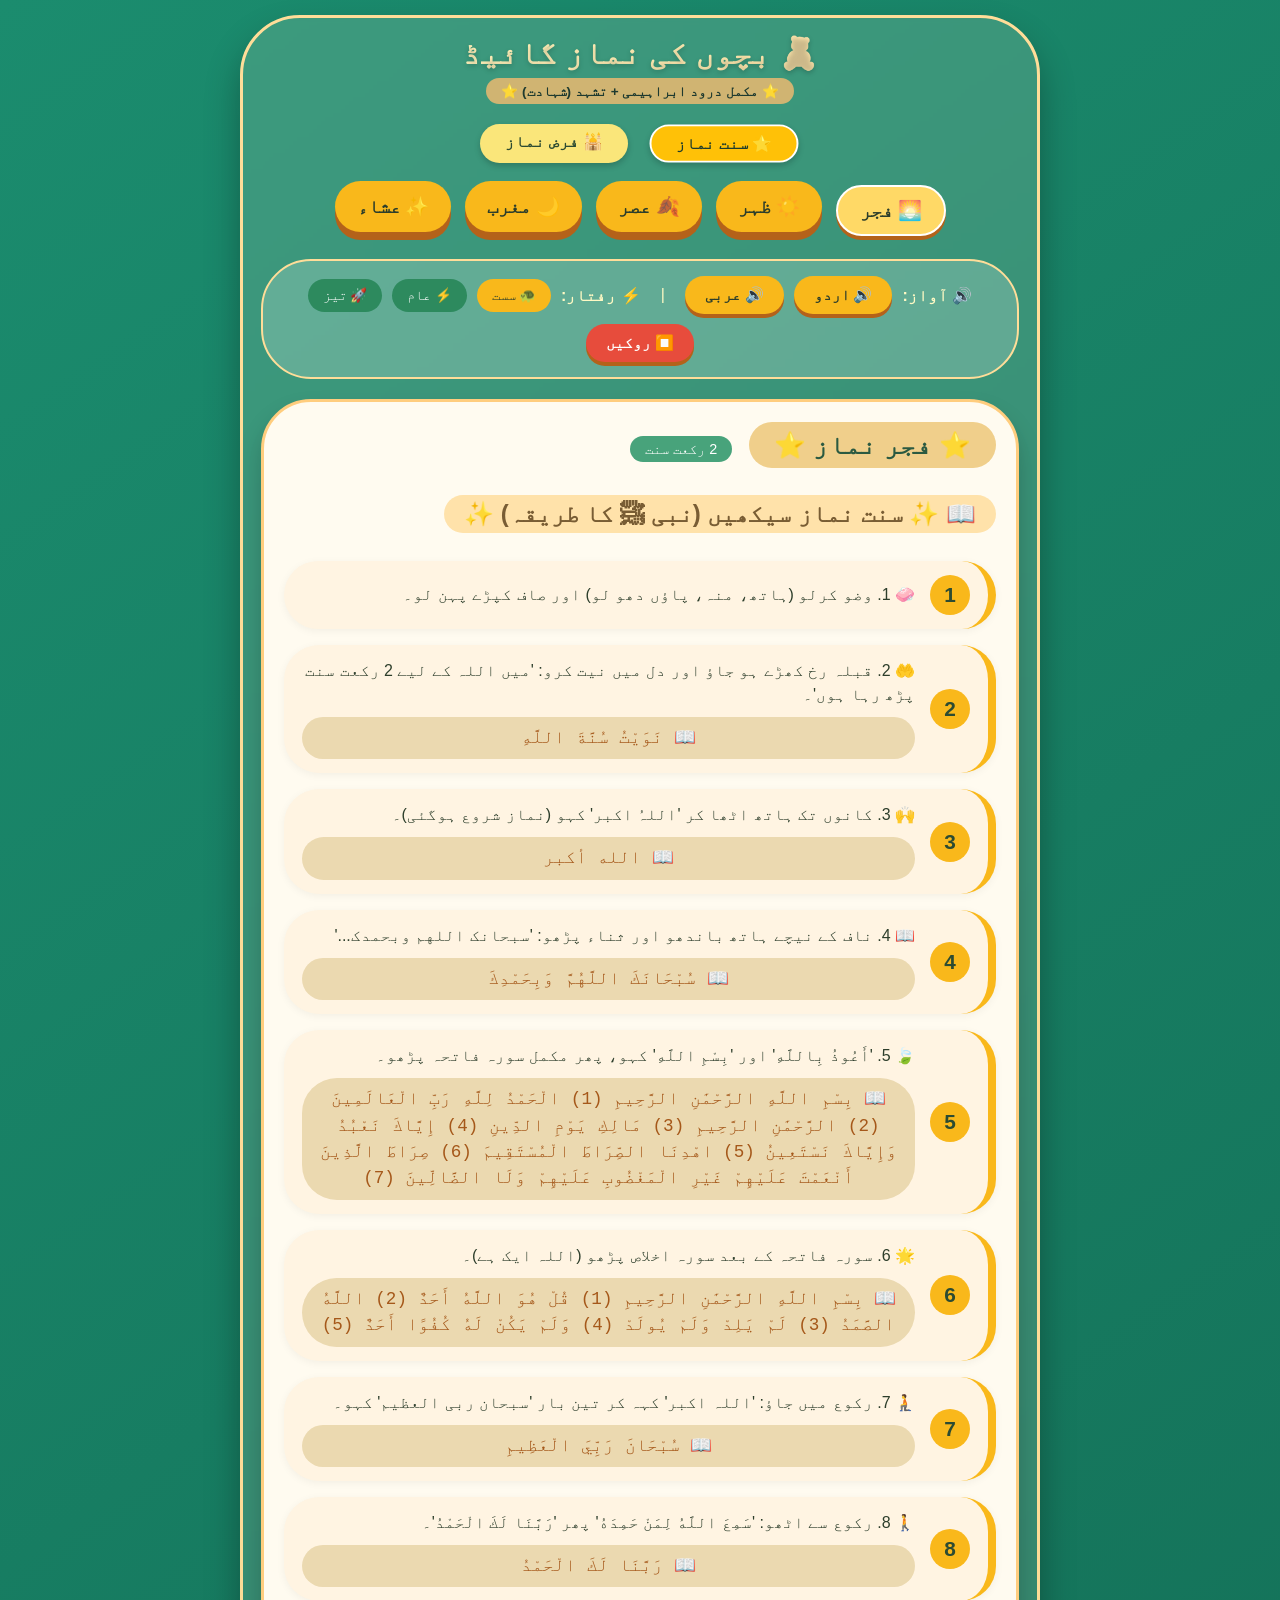
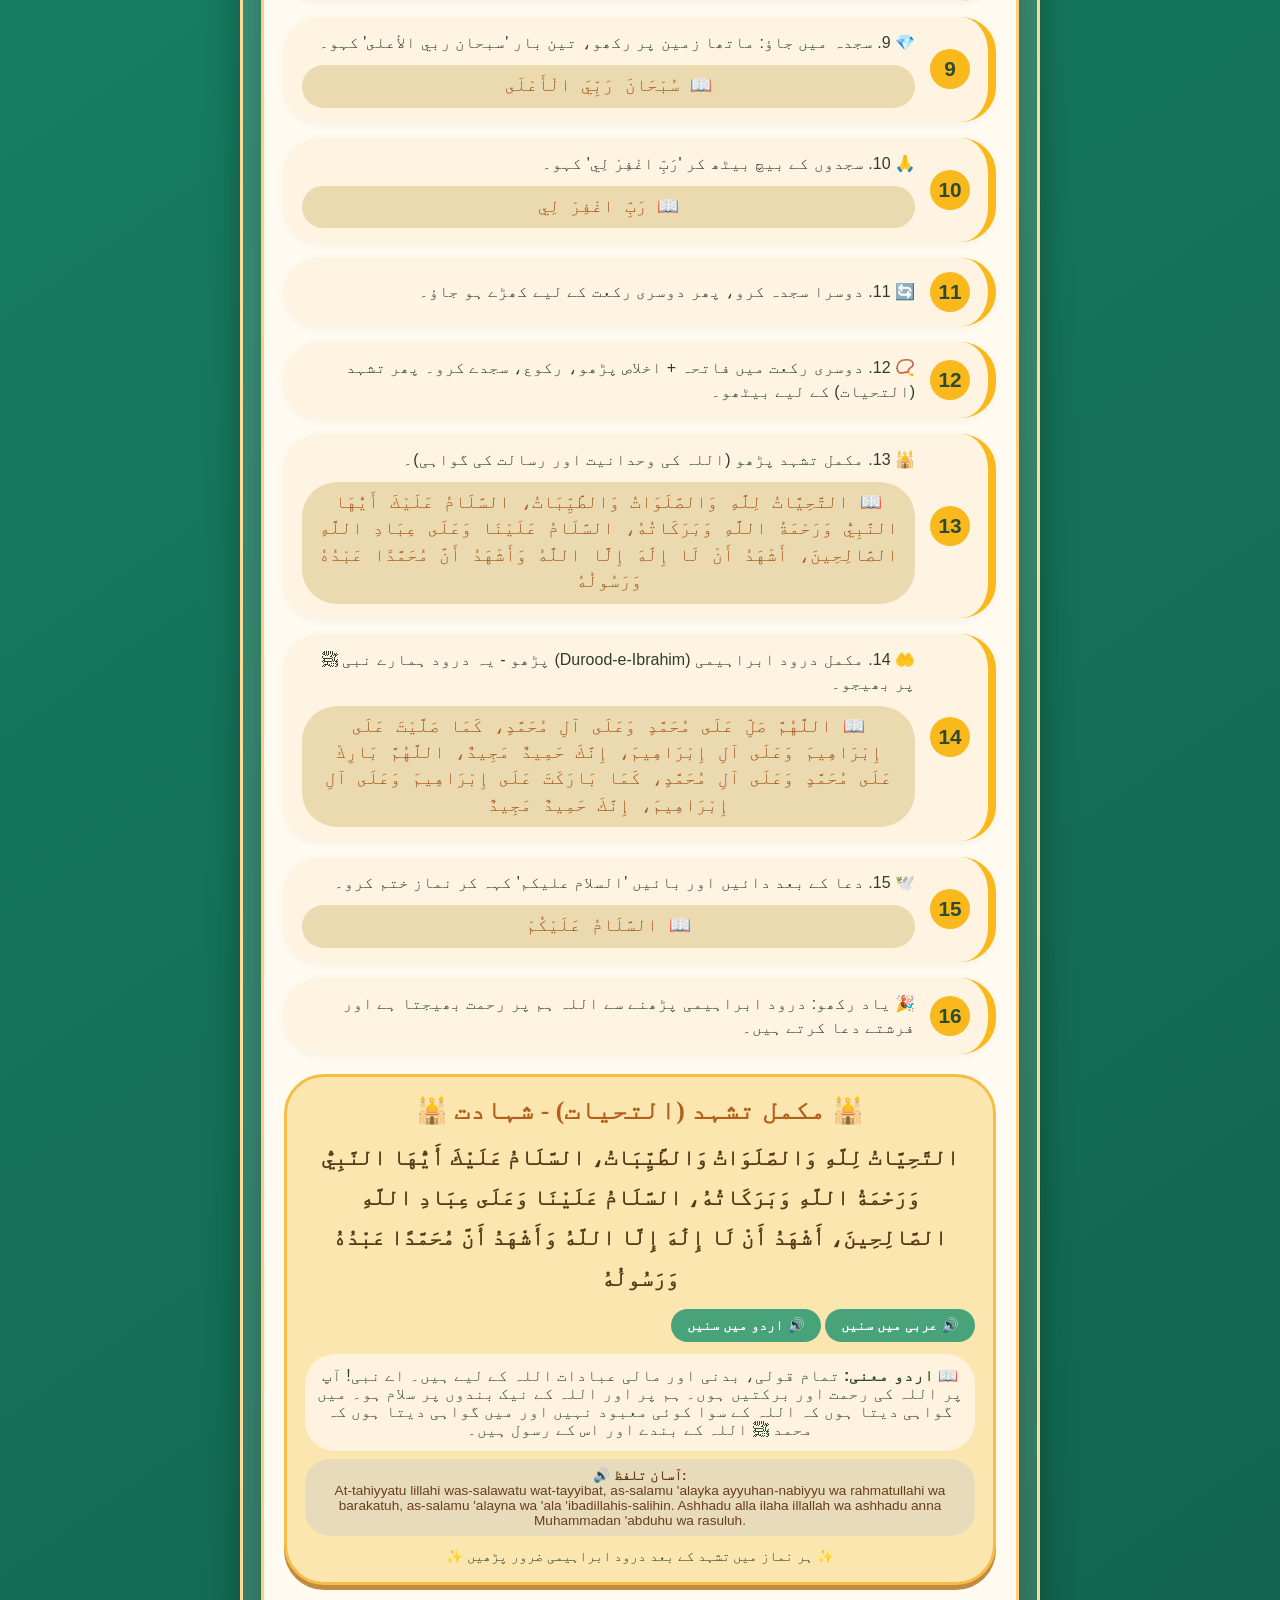
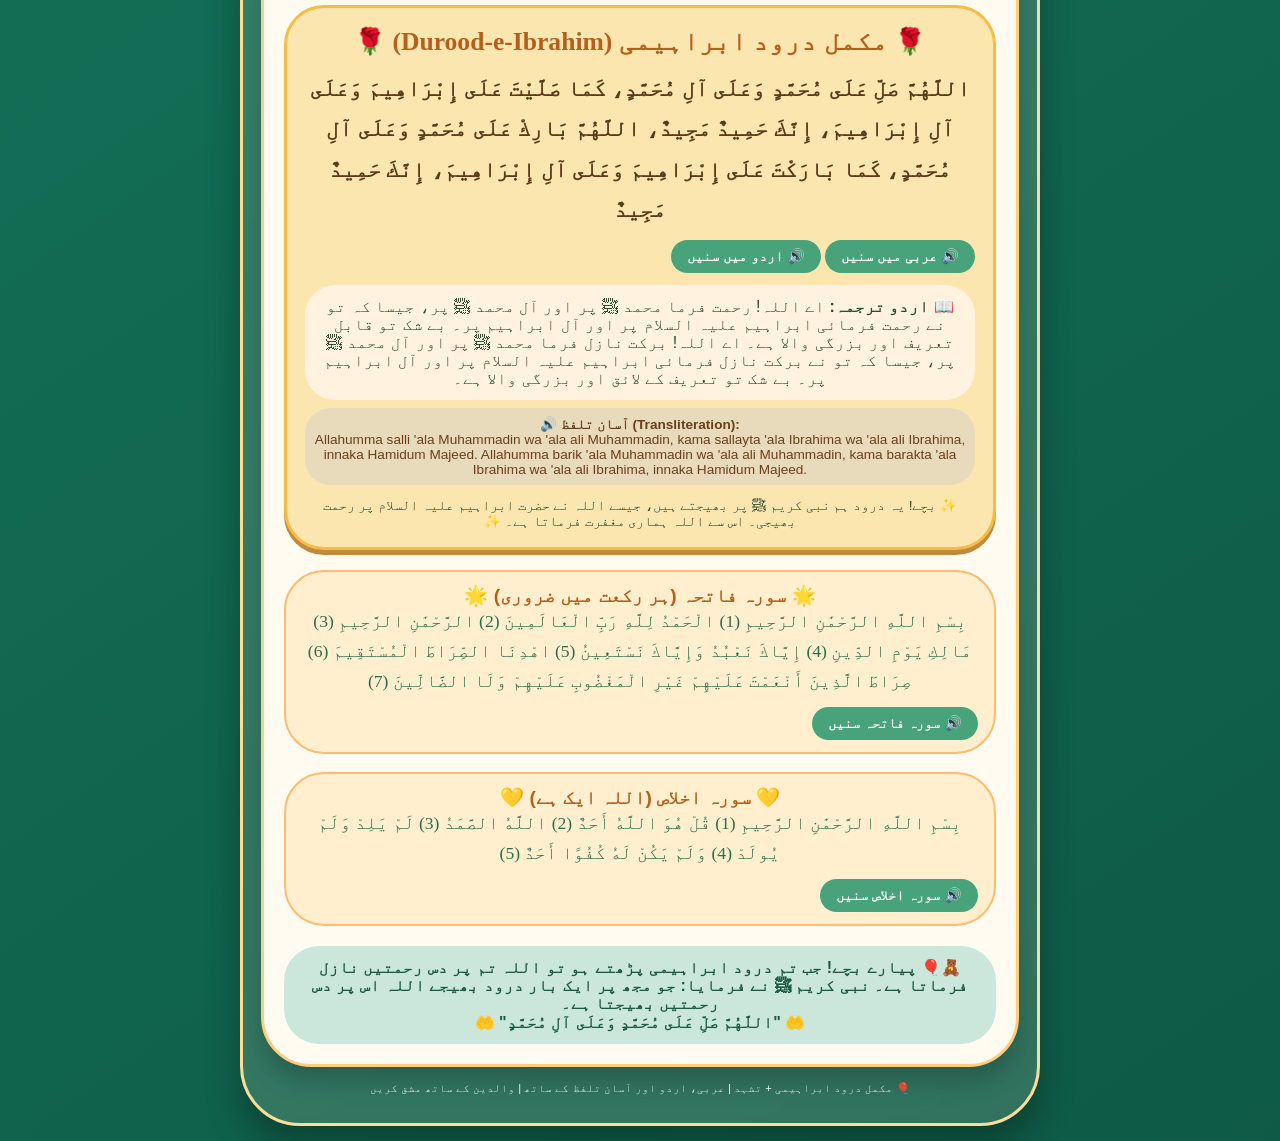
<file: namaz.html>
<!DOCTYPE html>
<html lang="ur" dir="rtl">
<head>
    <meta charset="UTF-8">
    <meta name="viewport" content="width=device-width, initial-scale=1.0, user-scalable=yes">
    <title>🌟 بچوں کی نماز گائیڈ | مکمل درود ابراہیمی + تشہد</title>
    <style>
        * {
            margin: 0;
            padding: 0;
            box-sizing: border-box;
        }

        body {
            background: linear-gradient(145deg, #1b8c6e 0%, #0e5a46 100%);
            font-family: 'Segoe UI', 'Comic Neue', 'Noto Nastaliq Urdu', 'Poppins', cursive, sans-serif;
            padding: 15px;
            color: #ffffff;
            min-height: 100vh;
        }

        .app-container {
            max-width: 800px;
            margin: 0 auto;
            background: rgba(255, 248, 225, 0.15);
            backdrop-filter: blur(3px);
            border-radius: 60px;
            padding: 16px 18px 28px;
            box-shadow: 0 20px 35px rgba(0, 0, 0, 0.3);
            border: 3px solid #ffdd99;
        }

        header {
            text-align: center;
            margin-bottom: 20px;
        }

        h1 {
            font-size: 2rem;
            background: linear-gradient(135deg, #FFF9C4, #FFE0A3);
            -webkit-background-clip: text;
            background-clip: text;
            color: transparent;
            text-shadow: 0 2px 5px rgba(0,0,0,0.2);
            font-weight: bold;
            font-family: 'Comic Neue', 'Noto Nastaliq Urdu', cursive;
        }

        .sub {
            font-size: 0.85rem;
            background: #f5bc70cc;
            display: inline-block;
            padding: 5px 15px;
            border-radius: 40px;
            margin-top: 6px;
            color: #1e3a2f;
            font-weight: bold;
        }

        .prayer-grid {
            display: flex;
            flex-wrap: wrap;
            gap: 14px;
            justify-content: center;
            margin-bottom: 25px;
        }

        .prayer-btn {
            background: #f9b81b;
            border: none;
            border-radius: 100px;
            padding: 12px 22px;
            font-size: 1.2rem;
            font-weight: bold;
            color: #2d3e2b;
            cursor: pointer;
            transition: all 0.2s ease;
            font-family: 'Comic Neue', 'Noto Nastaliq Urdu', cursive;
            box-shadow: 0 8px 0 #b4621a;
            transform: translateY(-2px);
        }

        .prayer-btn:active {
            transform: translateY(4px);
            box-shadow: 0 4px 0 #b4621a;
        }

        .prayer-btn.active {
            background: #ffd966;
            box-shadow: 0 4px 0 #b4621a;
            transform: translateY(2px);
            border: 2px solid white;
        }

        .kid-tabs {
            display: flex;
            gap: 20px;
            justify-content: center;
            margin-bottom: 20px;
            flex-wrap: wrap;
        }

        .mode-badge {
            background: #fae67a;
            padding: 8px 25px;
            border-radius: 40px;
            font-weight: bold;
            font-size: 1rem;
            color: #2c4b32;
            cursor: pointer;
            transition: 0.2s;
            font-family: 'Comic Neue', cursive;
            box-shadow: 0 3px 6px rgba(0,0,0,0.2);
        }

        .mode-badge.active {
            background: #ffc107;
            border: 2px solid white;
            color: #1f3d2c;
            transform: scale(0.98);
        }

        .guide-card {
            background: #fffbf0;
            border-radius: 50px;
            padding: 20px;
            margin: 15px 0 15px;
            color: #2d3e2b;
            box-shadow: 0 15px 25px rgba(0,0,0,0.2);
            direction: rtl;
            border: 3px solid #ffcd7e;
        }

        .prayer-name-box {
            background: #f0cf8b;
            display: inline-block;
            padding: 8px 25px;
            border-radius: 60px;
            margin-bottom: 12px;
            font-size: 1.6rem;
            font-weight: bold;
            color: #2b5a41;
        }

        .rakaat-kid {
            background: #48a37b;
            color: white;
            border-radius: 30px;
            padding: 5px 15px;
            font-size: 0.9rem;
            display: inline-block;
            margin-right: 12px;
        }

        .step-title {
            font-size: 1.5rem;
            font-weight: bold;
            margin: 15px 0 12px;
            background: #ffe2aa;
            display: inline-block;
            padding: 5px 20px;
            border-radius: 50px;
            color: #795d34;
        }

        .step-list {
            list-style: none;
        }

        .step-list li {
            background: #fff4e2;
            margin: 16px 0;
            padding: 14px 18px;
            border-radius: 35px;
            display: flex;
            gap: 15px;
            align-items: center;
            border-right: 8px solid #f9b81b;
            box-shadow: 0 2px 8px rgba(0,0,0,0.05);
        }

        .step-num {
            background: #f9b81b;
            width: 40px;
            height: 40px;
            display: flex;
            align-items: center;
            justify-content: center;
            border-radius: 60px;
            font-weight: bold;
            font-size: 1.3rem;
            color: #2c4b32;
            flex-shrink: 0;
        }

        .step-text {
            flex: 1;
            font-size: 1rem;
            line-height: 1.5;
            text-align: right;
            font-weight: 500;
        }

        .arabic-bubble {
            font-family: 'Amiri', 'Noto Nastaliq Urdu', monospace;
            font-size: 1.1rem;
            background: #ebd9b0;
            padding: 8px 12px;
            border-radius: 35px;
            margin-top: 10px;
            color: #a5581a;
            direction: rtl;
            text-align: center;
        }

        .dua-card {
            background: #fbe6b0;
            border-radius: 40px;
            padding: 18px;
            margin: 20px 0;
            border: 3px solid #f7bc45;
            box-shadow: 0 5px 0 #c28a3e;
        }

        .dua-title {
            font-size: 1.6rem;
            font-weight: bold;
            color: #b45f1b;
            text-align: center;
            margin-bottom: 12px;
            font-family: 'Amiri', cursive;
        }

        .arabic-large {
            font-size: 1.4rem;
            font-family: 'Amiri', 'Noto Nastaliq Urdu', serif;
            text-align: center;
            line-height: 1.8;
            color: #5a3a1a;
            font-weight: bold;
            word-break: break-word;
        }

        .urdu-trans {
            background: #fff2df;
            padding: 12px;
            border-radius: 30px;
            margin-top: 12px;
            font-size: 1rem;
            text-align: center;
            color: #2d4b2d;
        }

        .transliteration {
            font-family: 'Segoe UI', sans-serif;
            font-size: 0.85rem;
            text-align: center;
            background: #e7dbbc;
            padding: 8px;
            border-radius: 25px;
            margin-top: 8px;
            color: #6b3e1a;
            direction: ltr;
        }

        .fun-fact {
            background: #cbe6da;
            border-radius: 35px;
            padding: 12px;
            margin-top: 20px;
            text-align: center;
            font-size: 1rem;
            font-weight: bold;
            color: #195a41;
        }

        .surah-card-kid {
            background: #ffefcf;
            border-radius: 40px;
            padding: 12px 16px;
            margin: 18px 0;
            border: 2px solid #ffbc6e;
        }

        .surah-title {
            font-weight: bold;
            font-size: 1.2rem;
            color: #b45f1b;
            text-align: center;
        }

        .surah-text {
            font-family: 'Amiri', cursive;
            font-size: 1.1rem;
            line-height: 1.7;
            text-align: center;
            color: #2f6b4a;
        }

        footer {
            text-align: center;
            font-size: 0.7rem;
            margin-top: 15px;
            opacity: 0.9;
        }

        /* Audio Controls */
        .audio-controls {
            background: rgba(255, 255, 255, 0.2);
            border-radius: 50px;
            padding: 15px 20px;
            margin: 20px 0;
            display: flex;
            flex-wrap: wrap;
            gap: 10px;
            justify-content: center;
            align-items: center;
            border: 2px solid #ffdd99;
        }

        .audio-btn {
            background: #f9b81b;
            color: #2d3e2b;
            border: none;
            padding: 10px 20px;
            border-radius: 25px;
            cursor: pointer;
            font-weight: 600;
            font-size: 0.95rem;
            transition: all 0.2s;
            font-family: 'Comic Neue', cursive;
            box-shadow: 0 4px 0 #b4621a;
        }

        .audio-btn:hover { transform: scale(1.05); }
        .audio-btn:active { transform: translateY(2px); box-shadow: 0 2px 0 #b4621a; }
        .audio-btn.active { background: #48a37b; color: white; }

        .speed-btn-namaz {
            background: #2d8a5e;
            color: white;
            border: none;
            padding: 8px 15px;
            border-radius: 20px;
            cursor: pointer;
            font-size: 0.85rem;
            font-family: 'Comic Neue', cursive;
        }

        .speed-btn-namaz.active { background: #f9b81b; color: #2d3e2b; }

        .play-dua-btn {
            background: #48a37b;
            color: white;
            border: none;
            padding: 8px 16px;
            border-radius: 20px;
            cursor: pointer;
            font-size: 0.9rem;
            margin-top: 10px;
            font-weight: 600;
            transition: all 0.2s;
        }

        .play-dua-btn:hover { transform: scale(1.05); background: #3a7a5c; }

        @media (max-width: 550px) {
            .prayer-btn {
                padding: 8px 16px;
                font-size: 0.9rem;
            }
            .step-text {
                font-size: 0.85rem;
            }
            .step-title {
                font-size: 1.2rem;
            }
            .arabic-large {
                font-size: 1.1rem;
            }
        }
    </style>
</head>
<body>
<div class="app-container">
    <header>
        <h1>🧸 بچوں کی نماز گائیڈ</h1>
        <div class="sub">⭐ مکمل درود ابراہیمی + تشہد (شہادت) ⭐</div>
    </header>

    <div class="kid-tabs">
        <div class="mode-badge active" data-mode="sunnah">🌟 سنت نماز</div>
        <div class="mode-badge" data-mode="fard">🕌 فرض نماز</div>
    </div>

    <div class="prayer-grid">
        <button class="prayer-btn" data-prayer="fajr">🌅 فجر</button>
        <button class="prayer-btn" data-prayer="dhuhr">☀️ ظہر</button>
        <button class="prayer-btn" data-prayer="asr">🍂 عصر</button>
        <button class="prayer-btn" data-prayer="maghrib">🌙 مغرب</button>
        <button class="prayer-btn" data-prayer="isha">✨ عشاء</button>
    </div>

    <!-- Audio Controls -->
    <div class="audio-controls">
        <span style="font-weight: 600; color: #fff9c4;">🔊 آواز:</span>
        <button class="audio-btn" id="urduAudioBtn" onclick="toggleAudio()">🔊 اردو</button>
        <button class="audio-btn" id="arabicAudioBtn" onclick="toggleArabicAudio()">🔊 عربی</button>
        <span style="margin: 0 10px; color: #fff9c4;">|</span>
        <span style="font-weight: 600; color: #fff9c4;">⚡ رفتار:</span>
        <button class="speed-btn-namaz active" onclick="setSpeed('slow')">🐢 سست</button>
        <button class="speed-btn-namaz" onclick="setSpeed('normal')">⚡ عام</button>
        <button class="speed-btn-namaz" onclick="setSpeed('fast')">🚀 تیز</button>
        <button class="audio-btn" id="stopBtn" onclick="stopAudio()" style="background: #e74c3c; color: white;">⏹️ روکیں</button>
    </div>

    <div id="guideContent" class="guide-card">
        <div style="text-align:center; padding:30px;">🤗 پیارے بچے! نماز سیکھنے کے لیے کوئی بھی نماز منتخب کرو</div>
    </div>

    <footer>
        🎈 مکمل درود ابراہیمی + تشہد | عربی، اردو اور آسان تلفظ کے ساتھ | والدین کے ساتھ مشق کریں
    </footer>
</div>

<script>
    // ======================= مکمل سورہ فاتحہ اور اخلاص =======================
    const SURAH_FATIHA = "بِسْمِ اللَّهِ الرَّحْمَٰنِ الرَّحِيمِ (1) الْحَمْدُ لِلَّهِ رَبِّ الْعَالَمِينَ (2) الرَّحْمَٰنِ الرَّحِيمِ (3) مَالِكِ يَوْمِ الدِّينِ (4) إِيَّاكَ نَعْبُدُ وَإِيَّاكَ نَسْتَعِينُ (5) اهْدِنَا الصِّرَاطَ الْمُسْتَقِيمَ (6) صِرَاطَ الَّذِينَ أَنْعَمْتَ عَلَيْهِمْ غَيْرِ الْمَغْضُوبِ عَلَيْهِمْ وَلَا الضَّالِّينَ (7)";
    const SURAH_IKHLAS = "بِسْمِ اللَّهِ الرَّحْمَٰنِ الرَّحِيمِ (1) قُلْ هُوَ اللَّهُ أَحَدٌ (2) اللَّهُ الصَّمَدُ (3) لَمْ يَلِدْ وَلَمْ يُولَدْ (4) وَلَمْ يَكُنْ لَهُ كُفُوًا أَحَدٌ (5)";

    // ======================= کامل تشہد (شہادت) =======================
    const TASHAHHUD_ARABIC = "التَّحِيَّاتُ لِلَّهِ وَالصَّلَوَاتُ وَالطَّيِّبَاتُ، السَّلَامُ عَلَيْكَ أَيُّهَا النَّبِيُّ وَرَحْمَةُ اللَّهِ وَبَرَكَاتُهُ، السَّلَامُ عَلَيْنَا وَعَلَى عِبَادِ اللَّهِ الصَّالِحِينَ، أَشْهَدُ أَنْ لَا إِلَٰهَ إِلَّا اللَّهُ وَأَشْهَدُ أَنَّ مُحَمَّدًا عَبْدُهُ وَرَسُولُهُ";
    const TASHAHHUD_URDU = "تمام قولی، بدنی اور مالی عبادات اللہ کے لیے ہیں۔ اے نبی! آپ پر اللہ کی رحمت اور برکتیں ہوں۔ ہم پر اور اللہ کے نیک بندوں پر سلام ہو۔ میں گواہی دیتا ہوں کہ اللہ کے سوا کوئی معبود نہیں اور میں گواہی دیتا ہوں کہ محمد ﷺ اللہ کے بندے اور اس کے رسول ہیں۔";
    const TASHAHHUD_TRANS = "At-tahiyyatu lillahi was-salawatu wat-tayyibat, as-salamu 'alayka ayyuhan-nabiyyu wa rahmatullahi wa barakatuh, as-salamu 'alayna wa 'ala 'ibadillahis-salihin. Ashhadu alla ilaha illallah wa ashhadu anna Muhammadan 'abduhu wa rasuluh.";

    // ======================= مکمل درود ابراہیمی (Durood-e-Ibrahim) =======================
    const DUROOD_IBRAHIM_ARABIC = "اللَّهُمَّ صَلِّ عَلَى مُحَمَّدٍ وَعَلَى آلِ مُحَمَّدٍ، كَمَا صَلَّيْتَ عَلَى إِبْرَاهِيمَ وَعَلَى آلِ إِبْرَاهِيمَ، إِنَّكَ حَمِيدٌ مَجِيدٌ، اللَّهُمَّ بَارِكْ عَلَى مُحَمَّدٍ وَعَلَى آلِ مُحَمَّدٍ، كَمَا بَارَكْتَ عَلَى إِبْرَاهِيمَ وَعَلَى آلِ إِبْرَاهِيمَ، إِنَّكَ حَمِيدٌ مَجِيدٌ";
    const DUROOD_IBRAHIM_URDU = "اے اللہ! رحمت فرما محمد ﷺ پر اور آل محمد ﷺ پر، جیسا کہ تو نے رحمت فرمائی ابراہیم علیہ السلام پر اور آل ابراہیم پر۔ بے شک تو قابل تعریف اور بزرگی والا ہے۔ اے اللہ! برکت نازل فرما محمد ﷺ پر اور آل محمد ﷺ پر، جیسا کہ تو نے برکت نازل فرمائی ابراہیم علیہ السلام پر اور آل ابراہیم پر۔ بے شک تو تعریف کے لائق اور بزرگی والا ہے۔";
    const DUROOD_IBRAHIM_TRANS = "Allahumma salli 'ala Muhammadin wa 'ala ali Muhammadin, kama sallayta 'ala Ibrahima wa 'ala ali Ibrahima, innaka Hamidum Majeed. Allahumma barik 'ala Muhammadin wa 'ala ali Muhammadin, kama barakta 'ala Ibrahima wa 'ala ali Ibrahima, innaka Hamidum Majeed.";

    // بچوں کے لیے آسان اقدامات (سنت)
    function getSunnahSteps(prayerName, rakatCount) {
        let steps = [
            { text: "🧼 1. وضو کرلو (ہاتھ، منہ، پاؤں دھو لو) اور صاف کپڑے پہن لو۔", arabic: "" },
            { text: "🤲 2. قبلہ رخ کھڑے ہو جاؤ اور دل میں نیت کرو: 'میں اللہ کے لیے "+rakatCount+" رکعت سنت پڑھ رہا ہوں'۔", arabic: "نَوَيْتُ سُنَّةَ اللَّهِ" },
            { text: "🙌 3. کانوں تک ہاتھ اٹھا کر 'اللہُ اکبر' کہو (نماز شروع ہوگئی)۔", arabic: "الله أكبر" },
            { text: "📖 4. ناف کے نیچے ہاتھ باندھو اور ثناء پڑھو: 'سبحانک اللهم وبحمدک...'", arabic: "سُبْحَانَكَ اللَّهُمَّ وَبِحَمْدِكَ" },
            { text: "🍃 5. 'أَعُوذُ بِاللَّهِ' اور 'بِسْمِ اللَّهِ' کہو، پھر مکمل سورہ فاتحہ پڑھو۔", arabic: SURAH_FATIHA },
            { text: "🌟 6. سورہ فاتحہ کے بعد سورہ اخلاص پڑھو (اللہ ایک ہے)۔", arabic: SURAH_IKHLAS },
            { text: "🧎 7. رکوع میں جاؤ: 'اللہ اکبر' کہہ کر تین بار 'سبحان ربی العظیم' کہو۔", arabic: "سُبْحَانَ رَبِّيَ الْعَظِيمِ" },
            { text: "🚶 8. رکوع سے اٹھو: 'سَمِعَ اللَّهُ لِمَنْ حَمِدَهُ' پھر 'رَبَّنَا لَكَ الْحَمْدُ'۔", arabic: "رَبَّنَا لَكَ الْحَمْدُ" },
            { text: "💎 9. سجدہ میں جاؤ: ماتھا زمین پر رکھو، تین بار 'سبحان ربي الأعلى' کہو۔", arabic: "سُبْحَانَ رَبِّيَ الْأَعْلَى" },
            { text: "🙏 10. سجدوں کے بیچ بیٹھ کر 'رَبِّ اغْفِرْ لِي' کہو۔", arabic: "رَبِّ اغْفِرْ لِي" },
            { text: "🔄 11. دوسرا سجدہ کرو، پھر دوسری رکعت کے لیے کھڑے ہو جاؤ۔", arabic: "" }
        ];
        if (rakatCount === 2) {
            steps.push({ text: "📿 12. دوسری رکعت میں فاتحہ + اخلاص پڑھو، رکوع، سجدے کرو۔ پھر تشہد (التحیات) کے لیے بیٹھو۔", arabic: "" });
            steps.push({ text: "🕌 13. مکمل تشہد پڑھو (اللہ کی وحدانیت اور رسالت کی گواہی)۔", arabic: TASHAHHUD_ARABIC });
            steps.push({ text: "🤲 14. مکمل درود ابراہیمی (Durood-e-Ibrahim) پڑھو - یہ درود ہمارے نبی ﷺ پر بھیجو۔", arabic: DUROOD_IBRAHIM_ARABIC });
            steps.push({ text: "🕊️ 15. دعا کے بعد دائیں اور بائیں 'السلام علیکم' کہہ کر نماز ختم کرو۔", arabic: "السَّلَامُ عَلَيْكُمْ" });
        } else if (rakatCount === 4) {
            steps.push({ text: "📿 12. دوسری رکعت کے بعد پہلا تشہد (التحیات) پڑھو اور تیسری رکعت کھڑے ہو جاؤ۔", arabic: "التَّحِيَّاتُ لِلَّهِ" });
            steps.push({ text: "🍃 13. تیسری رکعت: صرف سورہ فاتحہ، چوتھی رکعت: صرف فاتحہ، رکوع، سجدے کرو۔", arabic: SURAH_FATIHA });
            steps.push({ text: "🌟 14. آخری قعدہ میں مکمل تشہد پڑھو (پوری شہادت)۔", arabic: TASHAHHUD_ARABIC });
            steps.push({ text: "🤲 15. پھر مکمل درود ابراہیمی پڑھو اور مسنون دعا کے بعد سلام پھیرو۔", arabic: DUROOD_IBRAHIM_ARABIC });
            steps.push({ text: "🕊️ 16. دائیں بائیں سلام کرکے نماز مکمل کرو۔", arabic: "السَّلَامُ عَلَيْكُمْ" });
        }
        steps.push({ text: "🎉 یاد رکھو: درود ابراہیمی پڑھنے سے اللہ ہم پر رحمت بھیجتا ہے اور فرشتے دعا کرتے ہیں۔", arabic: "" });
        return steps;
    }

    // فرض نماز کے آسان اقدامات (درود ابراہیمی سمیت)
    function getFardSteps(prayerId) {
        let steps = [];
        if (prayerId === "fajr") {
            steps = [
                { text: "🌅 فجر کی 2 رکعت فرض کی نیت کرو۔", arabic: "نَوَيْتُ فَرْضَ الْفَجْرِ" },
                { text: "تکبیر، ثناء، تعوذ، بسم اللہ، سورہ فاتحہ + اخلاص (پہلی رکعت)۔", arabic: SURAH_FATIHA },
                { text: "رکوع، سجدے، دوسری رکعت میں فاتحہ + اخلاص پڑھو۔", arabic: SURAH_IKHLAS },
                { text: "آخری قعدہ میں مکمل تشہد (شہادت) پڑھو۔", arabic: TASHAHHUD_ARABIC },
                { text: "مکمل درود ابراہیمی پڑھو۔", arabic: DUROOD_IBRAHIM_ARABIC },
                { text: "دعا کے بعد سلام پھیرو۔", arabic: "السَّلَامُ عَلَيْكُمْ" }
            ];
        } else if (prayerId === "maghrib") {
            steps = [
                { text: "🌙 مغرب کی 3 رکعت فرض کی نیت کرو۔ پہلی رکعت: فاتحہ + اخلاص۔", arabic: SURAH_FATIHA },
                { text: "دوسری رکعت: فاتحہ + اخلاص، پھر پہلا تشہد (التحیات)۔", arabic: "التَّحِيَّاتُ لِلَّهِ" },
                { text: "تیسری رکعت: صرف سورہ فاتحہ، پھر رکوع، سجدے۔", arabic: SURAH_FATIHA },
                { text: "آخری قعدہ میں مکمل تشہد پڑھو۔", arabic: TASHAHHUD_ARABIC },
                { text: "درود ابراہیمی پڑھو اور پھر سلام پھیرو۔", arabic: DUROOD_IBRAHIM_ARABIC }
            ];
        } else { // 4 رکعات (ظہر، عصر، عشاء)
            steps = [
                { text: "🕌 4 رکعت فرض کی نیت کرو۔ پہلی رکعت: فاتحہ + اخلاص۔", arabic: SURAH_FATIHA },
                { text: "دوسری رکعت: فاتحہ + اخلاص، پہلا تشہد پڑھ کر تیسری رکعت کھڑے ہو۔", arabic: "التَّحِيَّاتُ" },
                { text: "تیسری رکعت: صرف فاتحہ، چوتھی رکعت: صرف فاتحہ، رکوع و سجدے۔", arabic: SURAH_FATIHA },
                { text: "آخری قعدہ میں مکمل تشہد (شہادت) پڑھو۔", arabic: TASHAHHUD_ARABIC },
                { text: "مکمل درود ابراہیمی پڑھو۔", arabic: DUROOD_IBRAHIM_ARABIC },
                { text: "دونوں طرف سلام کرکے نماز ختم کرو۔", arabic: "السَّلَامُ عَلَيْكُمْ" }
            ];
        }
        steps.push({ text: "⭐ فرض نماز میں تشہد کے بعد درود ابراہیمی پڑھنا واجب ہے۔ یہ ہمارے نبی ﷺ سے محبت کا اظہار ہے۔", arabic: "" });
        return steps;
    }

    const sunnahRakatMap = {
        fajr: "2 رکعت سنت", dhuhr: "4 رکعت سنت", asr: "4 رکعت سنت", maghrib: "2 رکعت سنت", isha: "2 رکعت سنت"
    };
    
    let currentMode = "sunnah";
    let currentPrayer = "fajr";

    function getPrayerNiceName(p) {
        const map = { fajr:"فجر", dhuhr:"ظہر", asr:"عصر", maghrib:"مغرب", isha:"عشاء" };
        return map[p];
    }

    // درود ابراہیمی کا خوبصورت کارڈ
    function getDuroodCard() {
        return `
            <div class="dua-card">
                <div class="dua-title">🌹 مکمل درود ابراہیمی (Durood-e-Ibrahim) 🌹</div>
                <div class="arabic-large">${DUROOD_IBRAHIM_ARABIC}</div>
                <button class="play-dua-btn" onclick="playDua('${DUROOD_IBRAHIM_ARABIC.replace(/'/g, "\\'")}', 'ar-SA')">🔊 عربی میں سنیں</button>
                <button class="play-dua-btn" onclick="playDua('${DUROOD_IBRAHIM_URDU.replace(/'/g, "\\'")}', 'ur-PK')">🔊 اردو میں سنیں</button>
                <div class="urdu-trans"><strong>📖 اردو ترجمہ:</strong> ${DUROOD_IBRAHIM_URDU}</div>
                <div class="transliteration"><strong>🔊 آسان تلفظ (Transliteration):</strong><br>${DUROOD_IBRAHIM_TRANS}</div>
                <div style="margin-top:12px; font-size:0.85rem; text-align:center;">✨ بچے! یہ درود ہم نبی کریم ﷺ پر بھیجتے ہیں، جیسے اللہ نے حضرت ابراہیم علیہ السلام پر رحمت بھیجی۔ اس سے اللہ ہماری مغفرت فرماتا ہے۔ ✨</div>
            </div>
        `;
    }

    function getShahadatCard() {
        return `
            <div class="dua-card">
                <div class="dua-title">🕌 مکمل تشہد (التحیات) - شہادت 🕌</div>
                <div class="arabic-large">${TASHAHHUD_ARABIC}</div>
                <button class="play-dua-btn" onclick="playDua('${TASHAHHUD_ARABIC.replace(/'/g, "\\'")}', 'ar-SA')">🔊 عربی میں سنیں</button>
                <button class="play-dua-btn" onclick="playDua('${TASHAHHUD_URDU.replace(/'/g, "\\'")}', 'ur-PK')">🔊 اردو میں سنیں</button>
                <div class="urdu-trans"><strong>📖 اردو معنی:</strong> ${TASHAHHUD_URDU}</div>
                <div class="transliteration"><strong>🔊 آسان تلفظ:</strong><br>${TASHAHHUD_TRANS}</div>
                <div style="margin-top:12px; font-size:0.85rem; text-align:center;">✨ ہر نماز میں تشہد کے بعد درود ابراہیمی ضرور پڑھیں ✨</div>
            </div>
        `;
    }

    function renderGuide() {
        const isSunnah = (currentMode === "sunnah");
        let stepsArray = [];
        let rakatDesc = "";
        let prayerUrdu = getPrayerNiceName(currentPrayer);
        let specialTitle = "";

        if (isSunnah) {
            let count = 2;
            if (currentPrayer === "dhuhr" || currentPrayer === "asr") count = 4;
            else if (currentPrayer === "maghrib" || currentPrayer === "isha" || currentPrayer === "fajr") count = 2;
            stepsArray = getSunnahSteps(currentPrayer, count);
            rakatDesc = sunnahRakatMap[currentPrayer];
            specialTitle = `✨ سنت نماز سیکھیں (نبی ﷺ کا طریقہ) ✨`;
        } else {
            stepsArray = getFardSteps(currentPrayer);
            let fardCount = (currentPrayer === "fajr") ? "2 رکعت فرض" : ((currentPrayer === "maghrib") ? "3 رکعت فرض" : "4 رکعت فرض");
            rakatDesc = fardCount;
            specialTitle = `🕌 فرض نماز کا آسان طریقہ (اللہ کا حکم) 🕌`;
        }

        const stepsHtml = stepsArray.map((step, idx) => `
            <li>
                <div class="step-num">${idx+1}</div>
                <div class="step-text">
                    ${step.text}
                    ${step.arabic ? `<div class="arabic-bubble">📖 ${step.arabic}</div>` : ''}
                </div>
            </li>
        `).join('');

        const surahBox = `
            <div class="surah-card-kid">
                <div class="surah-title">🌟 سورہ فاتحہ (ہر رکعت میں ضروری) 🌟</div>
                <div class="surah-text">${SURAH_FATIHA}</div>
                <button class="play-dua-btn" onclick="playDua('${SURAH_FATIHA.replace(/'/g, "\\'")}', 'ar-SA')">🔊 سورہ فاتحہ سنیں</button>
            </div>
            <div class="surah-card-kid">
                <div class="surah-title">💛 سورہ اخلاص (اللہ ایک ہے) 💛</div>
                <div class="surah-text">${SURAH_IKHLAS}</div>
                <button class="play-dua-btn" onclick="playDua('${SURAH_IKHLAS.replace(/'/g, "\\'")}', 'ar-SA')">🔊 سورہ اخلاص سنیں</button>
            </div>
        `;

        const fullHtml = `
            <div style="display: flex; align-items: center; justify-content: space-between; flex-wrap:wrap;">
                <div>
                    <span class="prayer-name-box">⭐ ${prayerUrdu} نماز ⭐</span>
                    <span class="rakaat-kid">${rakatDesc}</span>
                </div>
            </div>
            <div class="step-title">📖 ${specialTitle}</div>
            <ul class="step-list">
                ${stepsHtml}
            </ul>
            ${getShahadatCard()}
            ${getDuroodCard()}
            ${surahBox}
            <div class="fun-fact">
                🧸🎈 پیارے بچے! جب تم درود ابراہیمی پڑھتے ہو تو اللہ تم پر دس رحمتیں نازل فرماتا ہے۔ نبی کریم ﷺ نے فرمایا: جو مجھ پر ایک بار درود بھیجے اللہ اس پر دس رحمتیں بھیجتا ہے۔
                <br> 🤲 "اللَّهُمَّ صَلِّ عَلَى مُحَمَّدٍ وَعَلَى آلِ مُحَمَّدٍ" 🤲
            </div>
        `;

        document.getElementById("guideContent").innerHTML = fullHtml;

        // active classes
        document.querySelectorAll('.prayer-btn').forEach(btn => {
            if (btn.dataset.prayer === currentPrayer) btn.classList.add('active');
            else btn.classList.remove('active');
        });
        document.querySelectorAll('.mode-badge').forEach(tab => {
            if (tab.dataset.mode === currentMode) tab.classList.add('active');
            else tab.classList.remove('active');
        });
    }

    // Event Listeners
    document.querySelectorAll('.mode-badge').forEach(badge => {
        badge.addEventListener('click', (e) => {
            const mode = e.currentTarget.dataset.mode;
            if (mode === "sunnah" || mode === "fard") {
                currentMode = mode;
                renderGuide();
            }
        });
    });

    document.querySelectorAll('.prayer-btn').forEach(btn => {
        btn.addEventListener('click', (e) => {
            const prayer = e.currentTarget.dataset.prayer;
            if (prayer) {
                currentPrayer = prayer;
                renderGuide();
            }
        });
    });

    renderGuide();

    // ======================= AUDIO / VOICE FUNCTIONALITY =======================
    let urduAudioEnabled = false;
    let arabicAudioEnabled = false;
    let currentSpeed = 'slow';
    let currentUtterance = null;
    let isPlaying = false;

    const speedRates = { slow: 0.7, normal: 1.0, fast: 1.3 };

    // Toggle Urdu Audio
    function toggleAudio() {
        urduAudioEnabled = !urduAudioEnabled;
        document.getElementById('urduAudioBtn').classList.toggle('active', urduAudioEnabled);
        if (!urduAudioEnabled && window.speechSynthesis) {
            window.speechSynthesis.cancel();
            isPlaying = false;
        }
    }

    // Toggle Arabic Audio
    function toggleArabicAudio() {
        arabicAudioEnabled = !arabicAudioEnabled;
        document.getElementById('arabicAudioBtn').classList.toggle('active', arabicAudioEnabled);
        if (!arabicAudioEnabled && window.speechSynthesis) {
            window.speechSynthesis.cancel();
            isPlaying = false;
        }
    }

    // Set Speed
    function setSpeed(speed) {
        currentSpeed = speed;
        document.querySelectorAll('.speed-btn-namaz').forEach(btn => btn.classList.remove('active'));
        event.target.classList.add('active');
    }

    // Stop Audio
    function stopAudio() {
        if (window.speechSynthesis) window.speechSynthesis.cancel();
        isPlaying = false;
    }

    // Play Dua Text
    function playDua(text, lang) {
        if (!window.speechSynthesis) {
            alert('آواز کی سہولت آپ کے براؤزر میں دستیاب نہیں');
            return;
        }

        stopAudio();

        const utterance = new SpeechSynthesisUtterance(text);
        utterance.rate = speedRates[currentSpeed];
        utterance.pitch = 1.0;
        utterance.lang = lang;

        // Try to find appropriate voice
        const voices = window.speechSynthesis.getVoices();
        const voice = voices.find(v => v.lang.includes(lang === 'ur-PK' ? 'ur' : 'ar'));
        if (voice) utterance.voice = voice;

        utterance.onend = () => { isPlaying = false; };
        utterance.onerror = () => { isPlaying = false; };

        currentUtterance = utterance;
        isPlaying = true;
        window.speechSynthesis.speak(utterance);
    }

    // Preload voices
    if (window.speechSynthesis) {
        window.speechSynthesis.getVoices();
        window.speechSynthesis.onvoiceschanged = () => window.speechSynthesis.getVoices();
    }
</script>
</body>
</html>
</file>
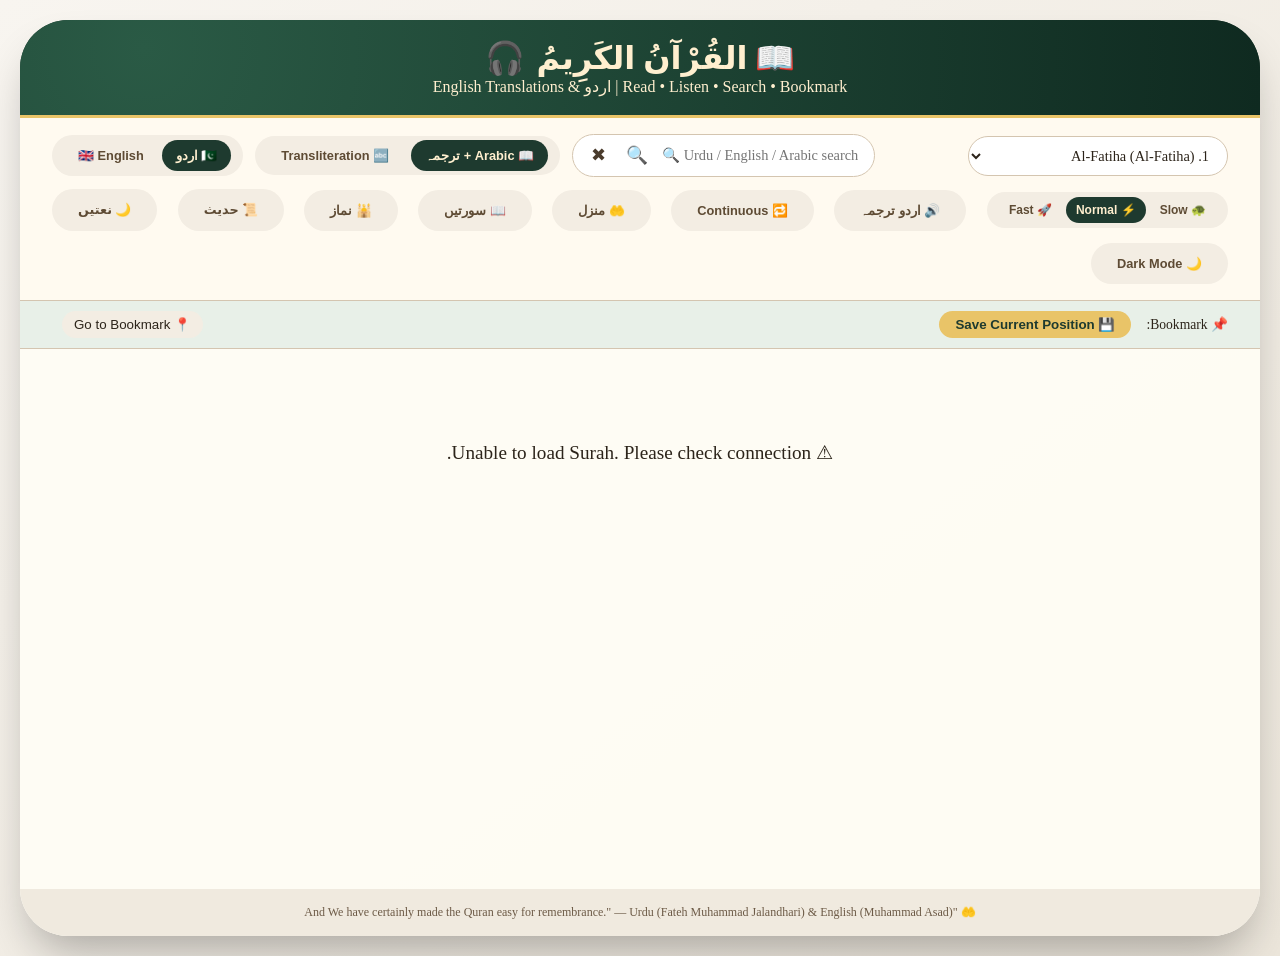
<file: quran.html>
<!DOCTYPE html>
<html lang="en">
<head>
  <meta charset="UTF-8">
  <meta name="viewport" content="width=device-width, initial-scale=1.0, user-scalable=yes">
  <title>تلاوت القرآن - Quran with Urdu & English Translations</title>
  <link rel="stylesheet" href="styles.css">
</head>
<body>
<div class="quran-app">
  <div class="app-header">
    <h1>📖 القُرْآنُ الكَرِيمُ <span>🎧</span></h1>
    <p>Read • Listen • Search • Bookmark | اردو & English Translations</p>
  </div>

  <div class="controls-row">
    <div class="surah-selector">
      <select id="surahSelect"></select>
    </div>
    <div class="search-box">
      <input type="text" id="searchInput" class="search-input" placeholder="🔍 Urdu / English / Arabic search" dir="auto">
      <button id="searchBtn" class="search-btn">🔍</button>
      <button id="clearSearchBtn" class="clear-search">✖</button>
    </div>
    <div class="view-options">
      <button class="view-btn active" data-view="arabic">📖 Arabic + ترجمہ</button>
      <button class="view-btn" data-view="transliteration">🔤 Transliteration</button>
    </div>
    <div class="lang-toggle">
      <button id="urduBtn" class="lang-btn active">🇵🇰 اردو</button>
      <button id="englishBtn" class="lang-btn">🇬🇧 English</button>
    </div>
    <div class="speed-toggle">
      <button id="speedSlowBtn" class="speed-btn">🐢 Slow</button>
      <button id="speedNormalBtn" class="speed-btn active">⚡ Normal</button>
      <button id="speedFastBtn" class="speed-btn">🚀 Fast</button>
    </div>
    <div class="urdu-audio-toggle">
      <button id="urduAudioBtn" class="action-btn">🔊 اردو ترجمہ</button>
    </div>
    <div class="continuous-toggle">
      <button id="continuousBtn" class="action-btn">🔁 Continuous</button>
    </div>
    <div class="manzil-toggle">
      <button id="manzilBtn" class="action-btn">🤲 منزل</button>
    </div>
    <div class="surah-toggle">
      <button id="surahListBtn" class="action-btn">📖 سورتیں</button>
    </div>
    <div class="namaz-nav">
      <button id="namazToggleBtn" class="action-btn" onclick="toggleNamaz()">🕌 نماز</button>
    </div>
    <div class="hadith-nav">
      <a href="hadith.html" class="action-btn" style="text-decoration: none;">📜 حدیث</a>
    </div>
    <div class="naat-nav">
      <a href="naats.html" class="action-btn" style="text-decoration: none;">🌙 نعتیں</a>
    </div>
    <div class="dark-toggle">
      <button id="darkModeBtn" class="action-btn">🌙 Dark Mode</button>
    </div>
  </div>

  <div class="bookmark-bar">
    <div class="bookmark-info">
      <span>📌 Bookmark:</span>
      <button id="saveBookmarkBtn" class="btn-bookmark">💾 Save Current Position</button>
    </div>
    <div>
      <button id="gotoBookmarkBtn" class="goto-bookmark">📍 Go to Bookmark</button>
      <span id="bookmarkStatus" style="margin-right: 10px; font-size:0.8rem;"></span>
    </div>
  </div>

  <div id="quranContent" class="quran-content">Loading...</div>
  <div id="duaContainer"></div>
  <div id="manzilContainer"></div>

  <!-- Namaz Section -->
  <div id="namazSection" style="display: none; margin-top: 20px;">
    <div style="background: linear-gradient(145deg, #1b8c6e 0%, #0e5a46 100%); border-radius: 30px; padding: 20px; color: white; max-width: 800px; margin: 0 auto;">
      <div style="text-align: center; margin-bottom: 20px;">
        <h2 style="font-size: 1.8rem; background: linear-gradient(135deg, #FFF9C4, #FFE0A3); -webkit-background-clip: text; background-clip: text; color: transparent;">🕌 بچوں کی نماز گائیڈ</h2>
        <div style="font-size: 0.9rem; background: #f5bc70cc; display: inline-block; padding: 5px 15px; border-radius: 40px; color: #1e3a2f; font-weight: bold;">مکمل درود ابراہیمی + تشہد</div>
      </div>

      <div style="display: flex; flex-wrap: wrap; gap: 10px; justify-content: center; margin-bottom: 20px;">
        <button onclick="showNamaz('fajr')" style="background: #f9b81b; border: none; border-radius: 100px; padding: 10px 20px; font-size: 1rem; font-weight: bold; color: #2d3e2b; cursor: pointer; box-shadow: 0 6px 0 #b4621a;">🌅 فجر</button>
        <button onclick="showNamaz('dhuhr')" style="background: #f9b81b; border: none; border-radius: 100px; padding: 10px 20px; font-size: 1rem; font-weight: bold; color: #2d3e2b; cursor: pointer; box-shadow: 0 6px 0 #b4621a;">☀️ ظہر</button>
        <button onclick="showNamaz('asr')" style="background: #f9b81b; border: none; border-radius: 100px; padding: 10px 20px; font-size: 1rem; font-weight: bold; color: #2d3e2b; cursor: pointer; box-shadow: 0 6px 0 #b4621a;">🍂 عصر</button>
        <button onclick="showNamaz('maghrib')" style="background: #f9b81b; border: none; border-radius: 100px; padding: 10px 20px; font-size: 1rem; font-weight: bold; color: #2d3e2b; cursor: pointer; box-shadow: 0 6px 0 #b4621a;">🌙 مغرب</button>
        <button onclick="showNamaz('isha')" style="background: #f9b81b; border: none; border-radius: 100px; padding: 10px 20px; font-size: 1rem; font-weight: bold; color: #2d3e2b; cursor: pointer; box-shadow: 0 6px 0 #b4621a;">✨ عشاء</button>
      </div>

      <div id="namazContent" style="background: #fffbf0; border-radius: 30px; padding: 20px; color: #2d3e2b; direction: rtl;">
        <div style="text-align: center; padding: 30px;">🤗 پیارے بچے! نماز سیکھنے کے لیے کوئی بھی نماز منتخب کرو</div>
      </div>

      <div style="text-align: center; margin-top: 15px; font-size: 0.8rem; opacity: 0.9;">
        🎈 مکمل درود ابراہیمی + تشہد | عربی، اردو اور آسان تلفظ کے ساتھ
      </div>
    </div>
  </div>
  
  <!-- Surah List Modal -->
  <div id="surahModal" class="surah-modal">
    <div class="surah-modal-content">
      <div class="surah-modal-header">
        <h2>📖 تمام سورتیں (All Surahs)</h2>
        <button id="closeSurahModal" class="btn-close-modal">✕</button>
      </div>
      <div id="surahListContainer" class="surah-list">
        <!-- Surah list will be populated here -->
      </div>
    </div>
  </div>
  
  <div class="footer-note">🤲 "And We have certainly made the Quran easy for remembrance." — Urdu (Fateh Muhammad Jalandhari) & English (Muhammad Asad)</div>
</div>

<script src="script.js"></script>
<script>
  // Namaz Toggle
  function toggleNamaz() {
    const namazSection = document.getElementById('namazSection');
    const quranContent = document.getElementById('quranContent');
    const btn = document.getElementById('namazToggleBtn');
    
    if (namazSection.style.display === 'none') {
      namazSection.style.display = 'block';
      quranContent.style.display = 'none';
      btn.classList.add('active');
    } else {
      namazSection.style.display = 'none';
      quranContent.style.display = 'block';
      btn.classList.remove('active');
    }
  }

  // Show Namaz Content
  function showNamaz(prayer) {
    const namazContent = document.getElementById('namazContent');
    const prayers = {
      fajr: '🌅 فجر نماز (2 رکعت)',
      dhuhr: '☀️ ظہر نماز (4 رکعت)',
      asr: '🍂 عصر نماز (4 رکعت)',
      maghrib: '🌙 مغرب نماز (3 رکعت)',
      isha: '✨ عشاء نماز (4 رکعت)'
    };
    
    const steps = [
      '🧼 وضو کرلو (ہاتھ، منہ، پاؤں دھو لو)',
      '🤲 قبلہ رخ کھڑے ہو جاؤ اور نیت کرو',
      '🙌 اللہ اکبر کہہ کر نماز شروع کرو',
      '📖 سورہ فاتحہ پڑھو',
      '🌟 سورہ اخلاص پڑھو',
      '🧎 رکوع اور سجدے کرو',
      '📿 تشہد پڑھو',
      '🤲 درود ابراہیمی پڑھو',
      '🕊️ دونوں طرف سلام پھیرو'
    ];
    
    const stepsHtml = steps.map((step, idx) => 
      `<div style="background: #fff4e2; margin: 10px 0; padding: 15px; border-radius: 20px; border-right: 5px solid #f9b81b;">
        <strong>مرحلہ ${idx + 1}:</strong> ${step}
       </div>`
    ).join('');
    
    namazContent.innerHTML = `
      <div style="text-align: center; margin-bottom: 20px;">
        <h3 style="font-size: 1.5rem; color: #2b5a41; margin-bottom: 10px;">${prayers[prayer]}</h3>
      </div>
      ${stepsHtml}
      <div style="background: #fbe6b0; border-radius: 20px; padding: 15px; margin-top: 15px; border: 2px solid #f7bc45;">
        <div style="font-weight: bold; color: #b45f1b; text-align: center; margin-bottom: 10px;">🌹 درود ابراہیمی 🌹</div>
        <div style="font-family: 'Amiri', serif; font-size: 1.2rem; text-align: center; color: #5a3a1a; line-height: 1.8;">
          اللَّهُمَّ صَلِّ عَلَى مُحَمَّدٍ وَعَلَى آلِ مُحَمَّدٍ، كَمَا صَلَّيْتَ عَلَى إِبْرَاهِيمَ وَعَلَى آلِ إِبْرَاهِيمَ، إِنَّكَ حَمِيدٌ مَجِيدٌ
        </div>
      </div>
    `;
  }
</script>
</body>
</html>
</file>
<file: styles.css>
* {
  margin: 0;
  padding: 0;
  box-sizing: border-box;
  -webkit-tap-highlight-color: transparent;
}

:root {
  --bg-gradient-start: #f8f5f0;
  --bg-gradient-end: #ece6db;
  --app-bg: rgba(255, 253, 245, 0.95);
  --header-bg: #1e3a2f;
  --header-grad-start: #2a5a45;
  --header-grad-end: #0f2a20;
  --header-text: #ffefcf;
  --border-accent: #e9c468;
  --card-bg: #ffffff;
  --text-primary: #2c241a;
  --text-secondary: #4a3b2c;
  --text-muted: #9b7b56;
  --control-bg: #fffaf0;
  --select-bg: white;
  --select-border: #d4c5b0;
  --view-btn-bg: #f3ede3;
  --view-btn-text: #5e4b34;
  --active-btn-bg: #1e3a2f;
  --active-btn-text: #ffefcf;
  --ayah-border: #e2cfb5;
  --translation-border: #e9c468;
  --urdu-border: #8b9a6e;
  --transliteration-bg: #faf4e8;
  --dua-bg: linear-gradient(135deg, #fef9e6 0%, #fff5e0 100%);
  --dua-border: #e9dbbc;
  --footer-bg: #f0eadf;
  --footer-text: #6c5a46;
  --search-bg: white;
  --search-border: #d4c5b0;
  --highlight-bg: #fff3c9;
  --bookmark-bg: #e8f0e8;
  --audio-btn-bg: #d4a373;
  --ayah-badge-bg: #5a7a4a;
  --ayah-badge-text: #ffffff;
}

body.dark {
  --bg-gradient-start: #1a1a2e;
  --bg-gradient-end: #16213e;
  --app-bg: #1e1e2f;
  --header-bg: #0f2a20;
  --header-grad-start: #1a3a2f;
  --header-grad-end: #0a1a12;
  --header-text: #e2dccd;
  --border-accent: #d4a373;
  --card-bg: #2a2a3a;
  --text-primary: #f0e6d0;
  --text-secondary: #d4c5b0;
  --text-muted: #b8a99a;
  --control-bg: #2a2a38;
  --select-bg: #3a3a4a;
  --select-border: #5a5a6e;
  --view-btn-bg: #3a3a48;
  --view-btn-text: #d4c5b0;
  --active-btn-bg: #d4a373;
  --active-btn-text: #1a1a2e;
  --ayah-border: #4a4a5e;
  --translation-border: #d4a373;
  --urdu-border: #7a8a5e;
  --transliteration-bg: #2a2a3a;
  --dua-bg: linear-gradient(135deg, #2a2a3a 0%, #1e2a2a 100%);
  --dua-border: #5a5a6e;
  --footer-bg: #1a1a2a;
  --footer-text: #a89a7a;
  --search-bg: #3a3a4a;
  --search-border: #5a5a6e;
  --highlight-bg: #5a4a2a;
  --bookmark-bg: #2a3a2a;
  --audio-btn-bg: #b8865b;
  --ayah-badge-bg: #b8c99e;
  --ayah-badge-text: #1a1a2e;
}

body {
  background: linear-gradient(145deg, var(--bg-gradient-start) 0%, var(--bg-gradient-end) 100%);
  font-family: 'Segoe UI', 'Amiri', 'Noto Naskh Arabic', 'Jameel Noori Nastaleeq', 'Urdu Typesetting', 'Times New Roman', system-ui, sans-serif;
  color: var(--text-primary);
  direction: rtl;
  padding: 20px;
  min-height: 100vh;
  transition: background 0.3s, color 0.3s;
}

.quran-app {
  max-width: 1300px;
  margin: 0 auto;
  background: var(--app-bg);
  border-radius: 48px;
  box-shadow: 0 25px 45px -12px rgba(0, 0, 0, 0.3);
  overflow: hidden;
  transition: background 0.3s;
}

.app-header {
  background: var(--header-bg);
  background-image: radial-gradient(circle at 10% 30%, var(--header-grad-start), var(--header-grad-end));
  padding: 1.2rem 2rem;
  color: var(--header-text);
  text-align: center;
  border-bottom: 3px solid var(--border-accent);
}

.app-header h1 {
  font-size: 2rem;
  display: flex;
  align-items: center;
  justify-content: center;
  gap: 12px;
  flex-wrap: wrap;
}

.controls-row {
  display: flex;
  flex-wrap: wrap;
  justify-content: space-between;
  align-items: center;
  gap: 12px;
  padding: 1rem 2rem;
  background: var(--control-bg);
  border-bottom: 1px solid var(--select-border);
}

.surah-selector { flex: 2; min-width: 200px; }

select, .search-input {
  background: var(--select-bg);
  border: 1px solid var(--select-border);
  padding: 10px 14px;
  border-radius: 60px;
  font-size: 0.9rem;
  font-family: inherit;
  cursor: pointer;
  outline: none;
  color: var(--text-primary);
}

select { width: 260px; }

.search-box {
  display: flex;
  gap: 8px;
  align-items: center;
  background: var(--search-bg);
  border-radius: 60px;
  padding: 4px 12px;
  border: 1px solid var(--select-border);
}

.search-input {
  border: none;
  width: 200px;
  padding: 8px 0;
  background: transparent;
}

.search-btn, .clear-search {
  background: none;
  border: none;
  cursor: pointer;
  font-size: 1.1rem;
  padding: 6px;
  color: var(--text-secondary);
}

.view-options {
  display: flex;
  gap: 8px;
  background: var(--view-btn-bg);
  padding: 4px 12px;
  border-radius: 60px;
  flex-wrap: wrap;
}

.view-btn, .action-btn, .lang-btn, .speed-btn {
  background: transparent;
  border: none;
  padding: 8px 14px;
  border-radius: 40px;
  font-weight: 600;
  font-size: 0.8rem;
  cursor: pointer;
  transition: all 0.2s;
  color: var(--view-btn-text);
}

.view-btn.active, .action-btn.active, .lang-btn.active, .speed-btn.active {
  background: var(--active-btn-bg);
  color: var(--active-btn-text);
}

.dark-toggle, .lang-toggle, .speed-toggle, .urdu-audio-toggle, .continuous-toggle, .manzil-toggle, .surah-toggle, .namaz-nav, .hadith-nav, .naat-nav {
  background: var(--view-btn-bg);
  border-radius: 60px;
  padding: 5px 12px;
  display: flex;
  gap: 4px;
}

.speed-btn { padding: 6px 10px; font-size: 0.75rem; }

.bookmark-bar {
  display: flex;
  justify-content: space-between;
  align-items: center;
  padding: 10px 2rem;
  background: var(--bookmark-bg);
  border-bottom: 1px solid var(--select-border);
  font-size: 0.85rem;
  flex-wrap: wrap;
  gap: 10px;
}

.bookmark-info { display: flex; gap: 15px; align-items: center; flex-wrap: wrap; }

.btn-bookmark {
  background: var(--border-accent);
  color: #1e3a2f;
  padding: 6px 16px;
  border-radius: 40px;
  font-weight: bold;
  border: none;
  cursor: pointer;
}

.goto-bookmark {
  background: var(--view-btn-bg);
  padding: 6px 12px;
  border-radius: 40px;
  text-decoration: none;
  color: var(--text-primary);
  border: none;
  cursor: pointer;
}

.quran-content {
  padding: 2rem 2rem 1rem;
  min-height: 60vh;
  transition: all 0.2s;
}

.ayah-card {
  margin-bottom: 28px;
  padding-bottom: 18px;
  border-bottom: 1px dashed var(--ayah-border);
  transition: background 0.2s, transform 0.1s;
  position: relative;
  cursor: pointer;
  border-radius: 16px;
  padding: 12px;
}

.ayah-card:hover {
  background: var(--transliteration-bg);
  transform: translateY(-2px);
}

.ayah-card.playing {
  background: var(--highlight-bg);
  box-shadow: 0 0 15px rgba(233, 196, 104, 0.5);
}

.ayah-card::before {
  content: "🔊 Click to listen";
  position: absolute;
  top: -10px;
  left: 12px;
  font-size: 0.75rem;
  color: var(--text-muted);
  background: var(--card-bg);
  padding: 2px 10px;
  border-radius: 20px;
  border: 1px solid var(--ayah-border);
  opacity: 0;
  transition: opacity 0.2s;
}

.ayah-card:hover::before { opacity: 1; }

.ayah-card.highlight {
  background-color: var(--highlight-bg);
  border-radius: 16px;
  padding: 12px;
  margin: 8px 0;
}

.ayah-meta {
  display: flex;
  justify-content: space-between;
  align-items: baseline;
  margin-bottom: 10px;
  font-size: 0.85rem;
  color: var(--text-muted);
  flex-wrap: wrap;
  gap: 8px;
}

.ayah-number {
  background: var(--view-btn-bg);
  padding: 2px 12px;
  border-radius: 40px;
}

.audio-control { display: flex; gap: 8px; align-items: center; }

.play-ayah {
  background: var(--audio-btn-bg);
  border: none;
  cursor: pointer;
  font-size: 1rem;
  padding: 4px 12px;
  border-radius: 30px;
  color: white;
  font-weight: bold;
}

.aya-text-ar {
  font-size: 1.8rem;
  line-height: 2.3rem;
  font-family: 'Amiri', 'Noto Naskh Arabic', serif;
  text-align: right;
  margin: 10px 0;
  color: var(--text-primary);
}

.translation-english {
  font-size: 1rem;
  color: var(--text-secondary);
  border-right: 4px solid var(--translation-border);
  padding-right: 18px;
  margin: 8px 0;
  line-height: 1.6;
}

.translation-urdu {
  font-size: 1rem;
  color: #5a7a4a;
  border-right: 4px solid var(--urdu-border);
  padding-right: 18px;
  margin: 8px 0;
  line-height: 1.7;
  font-family: 'Jameel Noori Nastaleeq', 'Urdu Typesetting', 'Noto Nastaliq Urdu', serif;
}

body.dark .translation-urdu { color: #b8c99e; }

.transliteration-text {
  font-size: 1rem;
  background: var(--transliteration-bg);
  padding: 10px;
  border-radius: 20px;
  direction: ltr;
  text-align: left;
  margin: 8px 0;
}

.dua-section {
  margin: 2rem;
  padding: 1.5rem;
  background: var(--dua-bg);
  border-radius: 36px;
  border: 1px solid var(--dua-border);
  text-align: center;
}

.loading, .error, .no-results {
  text-align: center;
  padding: 60px 20px;
  font-size: 1.2rem;
}

#manzilContainer {
  display: none;
  max-width: 900px;
  margin: 0 auto;
  padding: 20px;
}

.manzil-header {
  background: var(--card-bg);
  border-radius: 20px;
  padding: 20px;
  margin-bottom: 20px;
  text-align: center;
  border: 2px solid var(--ayah-border);
}

.manzil-header h2 {
  color: var(--text-primary);
  margin-bottom: 10px;
}

.manzil-header p {
  color: var(--text-secondary);
  font-size: 0.9rem;
}

.manzil-section {
  margin-bottom: 30px;
}

.manzil-section h3 {
  background: var(--header-gradient);
  color: white;
  padding: 12px 20px;
  border-radius: 12px;
  margin-bottom: 15px;
  font-size: 1.2rem;
}

.manzil-ayah {
  background: var(--card-bg);
  border: 1px solid var(--ayah-border);
}

.manzil-loading {
  text-align: center;
  padding: 40px;
  font-size: 1.2rem;
  color: var(--text-secondary);
}

.manzil-footer {
  background: var(--highlight-bg);
  border-radius: 16px;
  padding: 20px;
  text-align: center;
  margin-top: 30px;
}

.manzil-footer p {
  color: var(--text-secondary);
  font-size: 0.95rem;
  margin-bottom: 15px;
}

.btn-close {
  background: var(--active-btn-bg);
  color: var(--active-btn-text);
  border: none;
  padding: 10px 24px;
  border-radius: 30px;
  cursor: pointer;
  font-weight: 600;
  transition: all 0.2s;
}

.btn-close:hover {
  transform: scale(1.05);
}

/* Surah Modal Styles */
.surah-modal {
  display: none;
  position: fixed;
  top: 0;
  left: 0;
  width: 100%;
  height: 100%;
  background: rgba(0, 0, 0, 0.7);
  z-index: 1000;
  justify-content: center;
  align-items: center;
  backdrop-filter: blur(5px);
}

.surah-modal.active {
  display: flex;
}

.surah-modal-content {
  background: var(--card-bg);
  border-radius: 24px;
  width: 90%;
  max-width: 500px;
  max-height: 80vh;
  display: flex;
  flex-direction: column;
  box-shadow: 0 20px 60px rgba(0,0,0,0.3);
  border: 2px solid var(--ayah-border);
}

.surah-modal-header {
  background: var(--header-gradient);
  color: white;
  padding: 20px;
  border-radius: 22px 22px 0 0;
  display: flex;
  justify-content: space-between;
  align-items: center;
}

.surah-modal-header h2 {
  margin: 0;
  font-size: 1.3rem;
}

.btn-close-modal {
  background: rgba(255,255,255,0.2);
  border: none;
  color: white;
  width: 36px;
  height: 36px;
  border-radius: 50%;
  cursor: pointer;
  font-size: 1.2rem;
  transition: all 0.2s;
}

.btn-close-modal:hover {
  background: rgba(255,255,255,0.3);
  transform: rotate(90deg);
}

.surah-list {
  overflow-y: auto;
  max-height: 60vh;
  padding: 15px;
}

.surah-list::-webkit-scrollbar {
  width: 8px;
}

.surah-list::-webkit-scrollbar-track {
  background: var(--transliteration-bg);
  border-radius: 4px;
}

.surah-list::-webkit-scrollbar-thumb {
  background: var(--active-btn-bg);
  border-radius: 4px;
}

.surah-item {
  display: flex;
  align-items: center;
  padding: 12px 16px;
  margin-bottom: 8px;
  border-radius: 12px;
  cursor: pointer;
  transition: all 0.2s;
  background: var(--transliteration-bg);
  border: 1px solid transparent;
}

.surah-item:hover {
  background: var(--highlight-bg);
  border-color: var(--ayah-border);
  transform: translateX(5px);
}

.surah-item .surah-number {
  background: var(--header-gradient);
  color: white;
  width: 36px;
  height: 36px;
  border-radius: 50%;
  display: flex;
  align-items: center;
  justify-content: center;
  font-weight: bold;
  font-size: 0.9rem;
  margin-right: 15px;
  flex-shrink: 0;
}

.surah-info {
  flex: 1;
}

.surah-name-ar {
  font-size: 1.1rem;
  font-weight: 600;
  color: var(--text-primary);
  margin-bottom: 2px;
}

.surah-name-en {
  font-size: 0.85rem;
  color: var(--text-secondary);
}

.surah-ayahs {
  font-size: 0.75rem;
  color: var(--ayah-badge-bg);
  background: var(--ayah-badge-text);
  padding: 4px 10px;
  border-radius: 20px;
}

.footer-note {
  background: var(--footer-bg);
  text-align: center;
  padding: 1rem;
  font-size: 0.75rem;
  color: var(--footer-text);
}

@media (max-width: 900px) {
  .controls-row { flex-direction: column; align-items: stretch; }
  .search-box { justify-content: center; }
  .view-options { justify-content: center; }
  .aya-text-ar { font-size: 1.4rem; }
  body { padding: 12px; }
  .bookmark-bar { flex-direction: column; text-align: center; }
}
</file>
